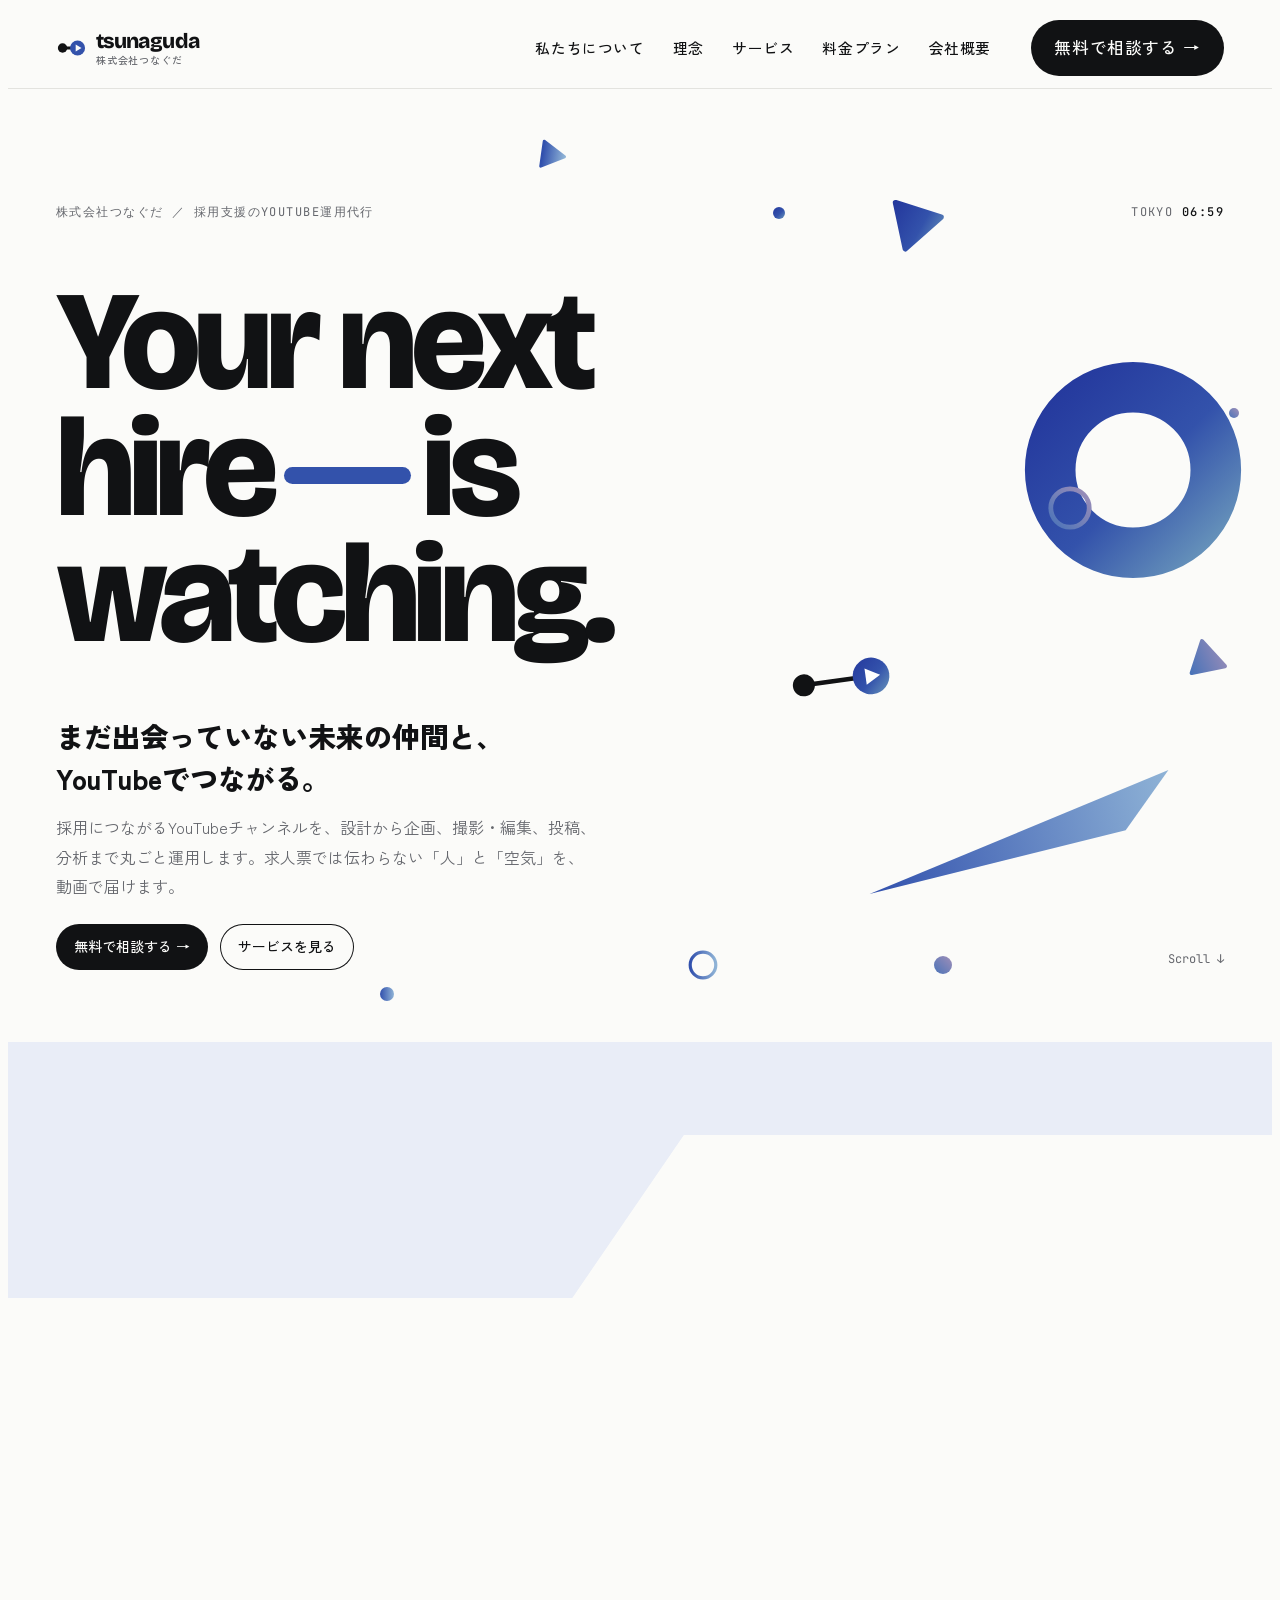
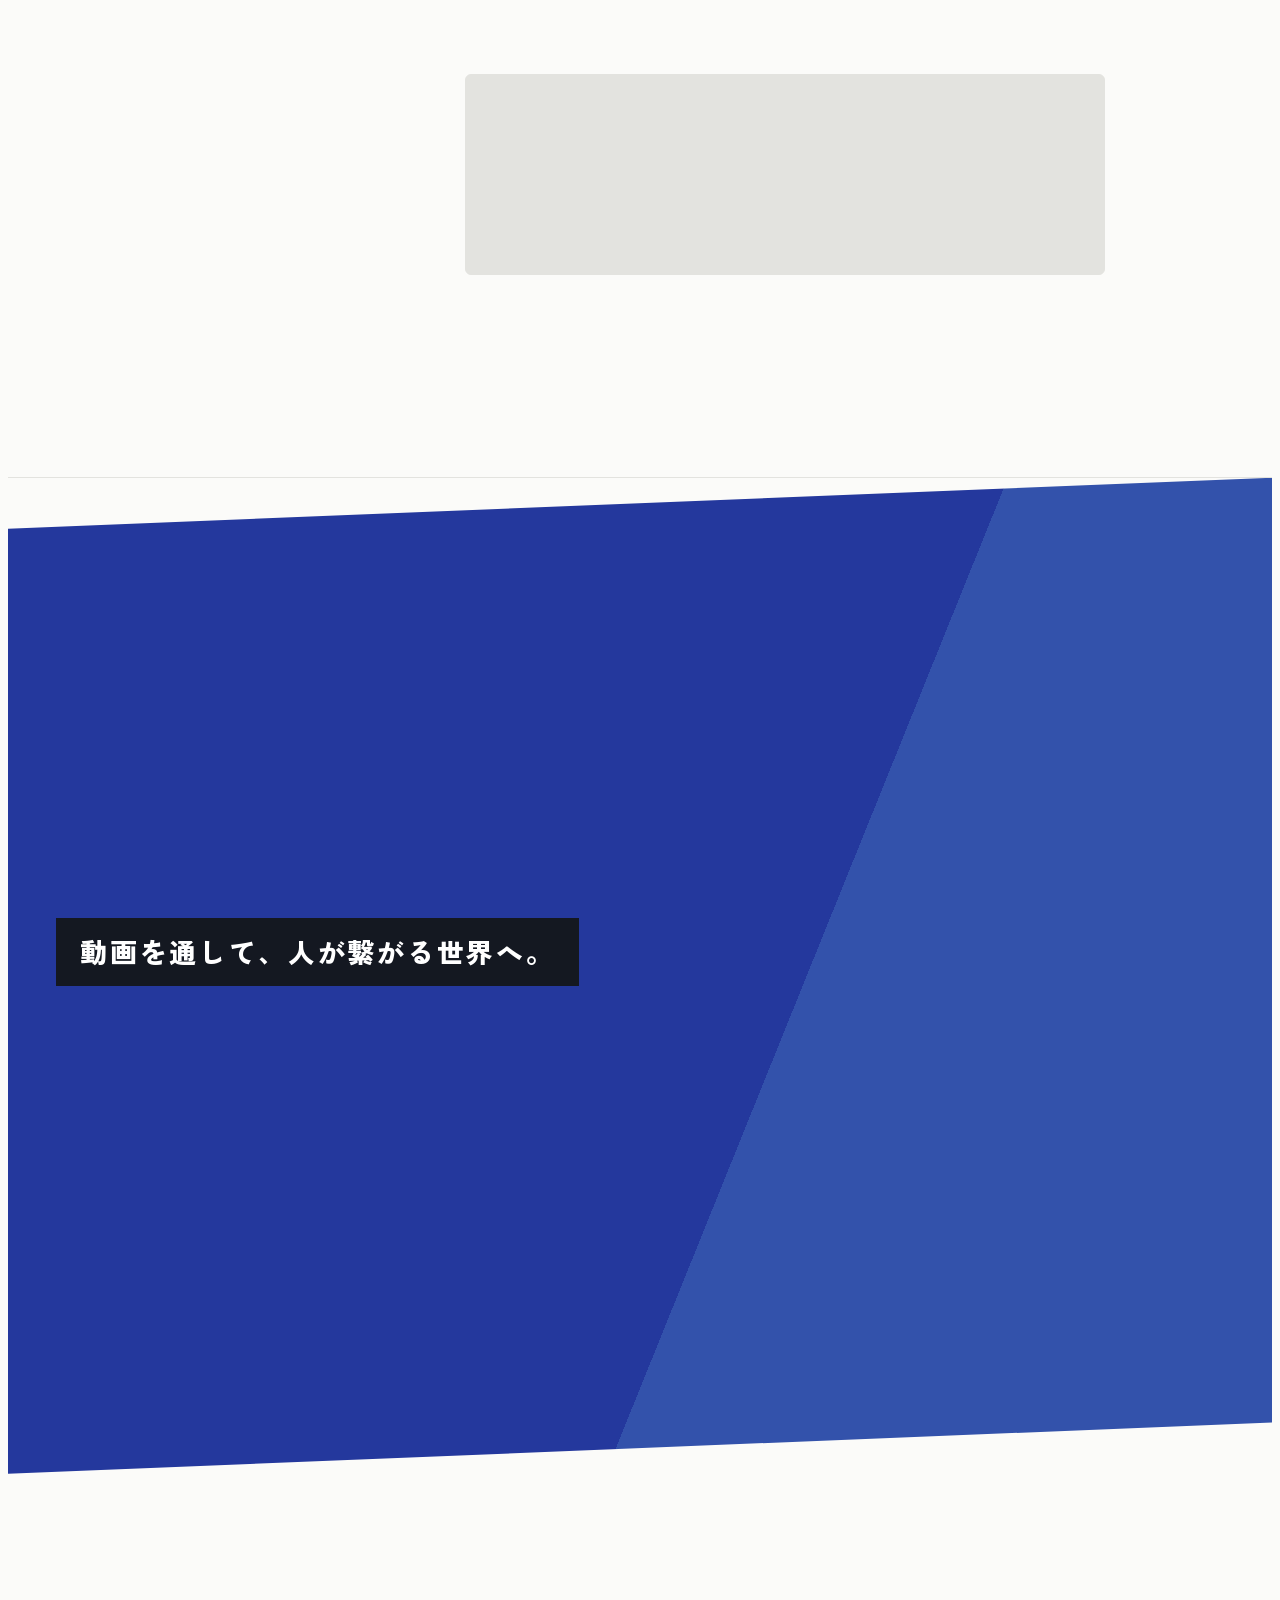
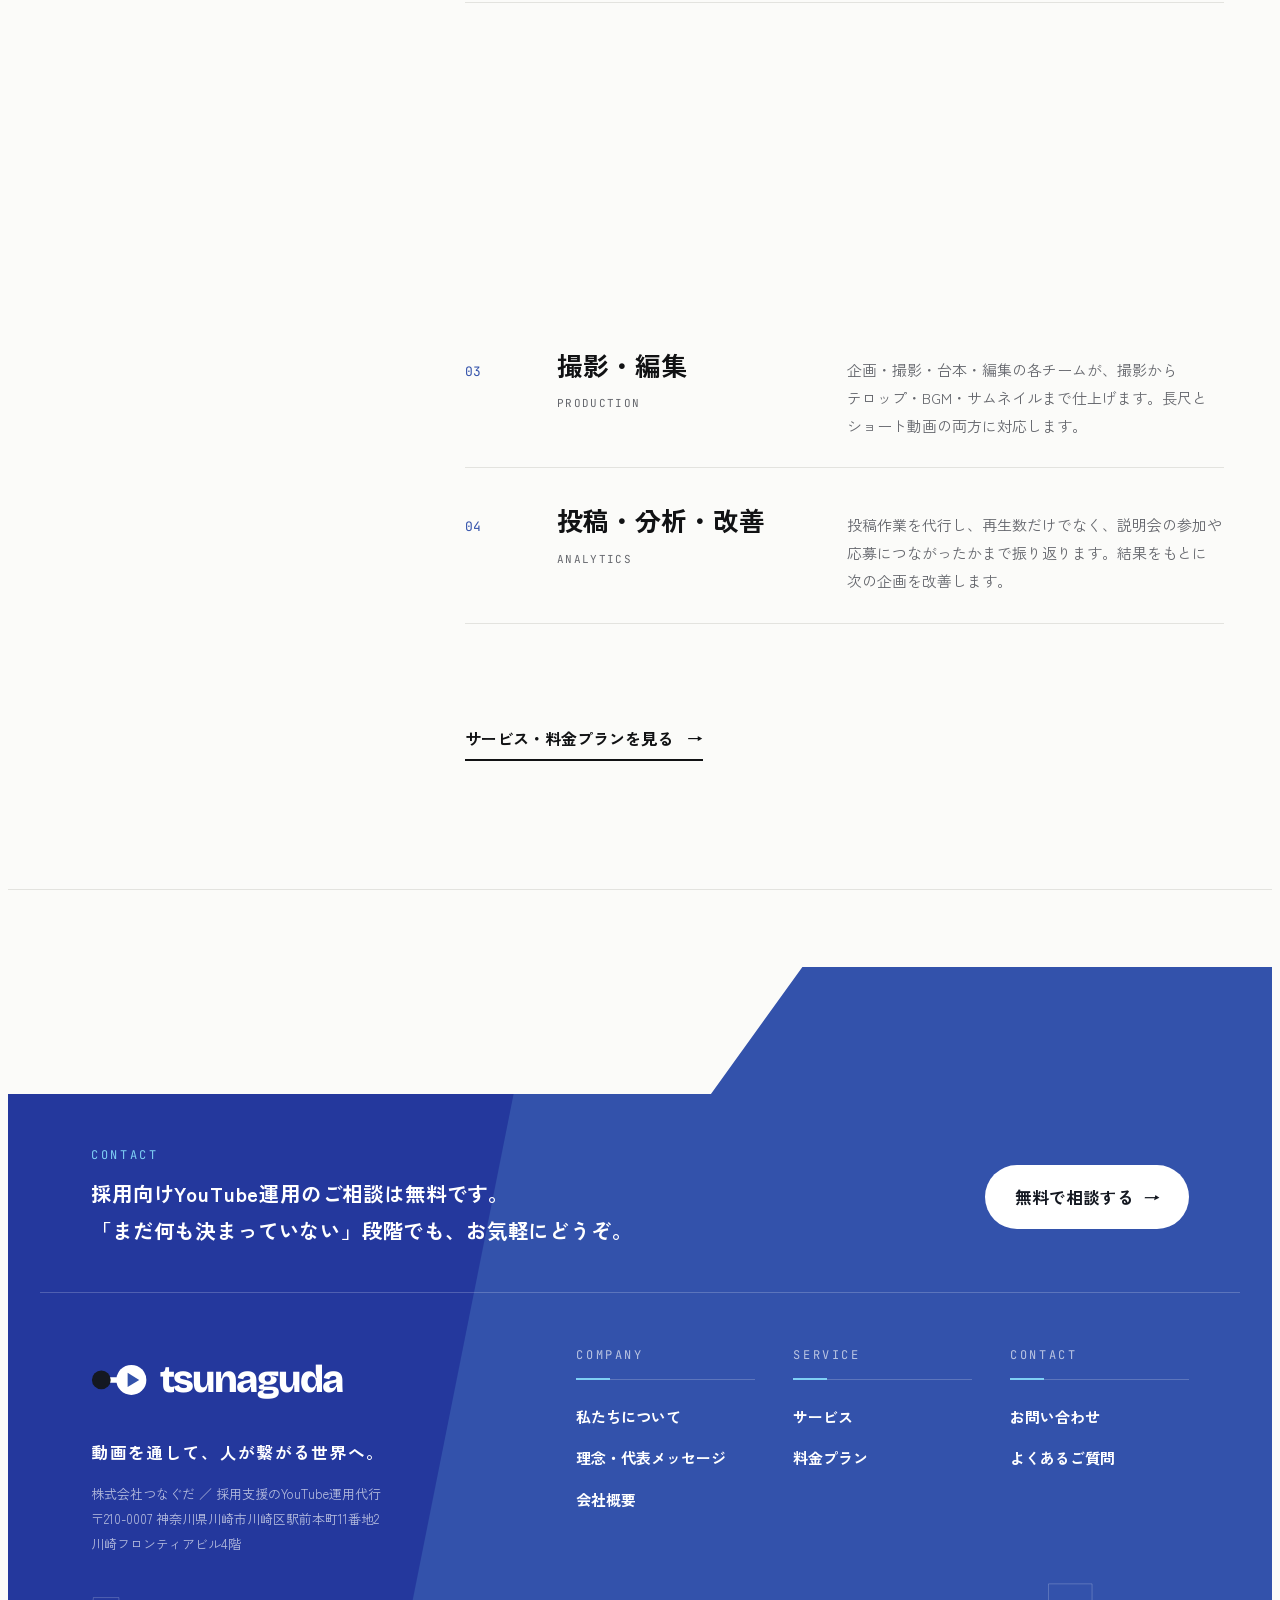
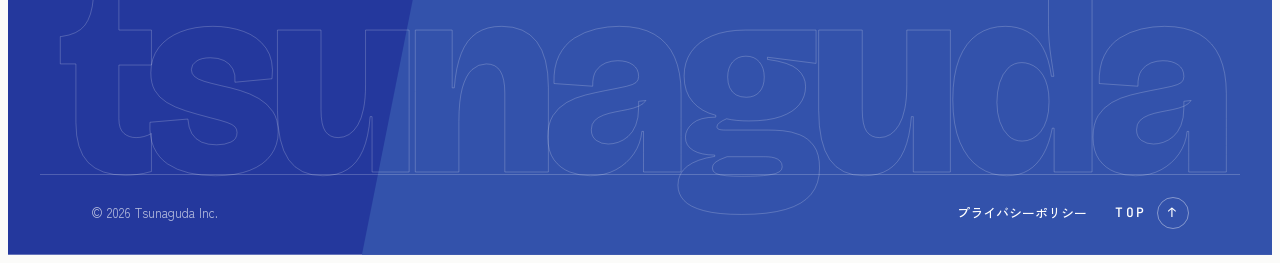
<file: index.html>
<!doctype html>
<html lang="ja">
<head>
<meta charset="utf-8">
<meta name="viewport" content="width=device-width, initial-scale=1, viewport-fit=cover">
<title>株式会社つなぐだ｜採用支援のYouTube運用代行</title>
<meta name="description" content="株式会社つなぐだ（tsunaguda）は、採用支援に特化したYouTube運用代行会社です。求人票では伝わらない社員や職場の姿を動画で届け、未来の仲間との出会いをつくります。">
<link rel="canonical" href="https://tsunaguda.com/">
<link rel="icon" href="favicon.ico" sizes="48x48">
<link rel="icon" href="assets/icon-192.png" type="image/png" sizes="192x192">
<link rel="icon" href="logo.svg" type="image/svg+xml">
<link rel="apple-touch-icon" href="assets/apple-touch-icon.png">
<meta name="apple-mobile-web-app-title" content="つなぐだ">
<meta property="og:type" content="website">
<meta property="og:site_name" content="株式会社つなぐだ">
<meta property="og:title" content="株式会社つなぐだ｜採用支援のYouTube運用代行">
<meta property="og:description" content="株式会社つなぐだ（tsunaguda）は、採用支援に特化したYouTube運用代行会社です。求人票では伝わらない社員や職場の姿を動画で届け、未来の仲間との出会いをつくります。">
<meta property="og:url" content="https://tsunaguda.com/">
<meta property="og:locale" content="ja_JP">
<meta property="og:image" content="https://tsunaguda.com/assets/og.jpg">
<meta property="og:image:width" content="1200">
<meta property="og:image:height" content="630">
<meta property="og:image:alt" content="株式会社つなぐだ 採用支援のYouTube運用代行">
<meta name="twitter:card" content="summary_large_image">
<meta name="twitter:image" content="https://tsunaguda.com/assets/og.jpg">
<script type="application/ld+json">{"@context": "https://schema.org", "@type": "Organization", "name": "株式会社つなぐだ", "alternateName": ["つなぐだ", "tsunaguda", "Tsunaguda Inc.", "ツナグダ", "株式会社ツナグダ"], "url": "https://tsunaguda.com/", "logo": "https://tsunaguda.com/assets/logo-512.png", "description": "採用支援のYouTubeチャンネル運用代行／動画の企画・制作／UGCショート動画広告の制作", "slogan": "動画を通して人と人がつながる世界の実現", "foundingDate": "2026-09-01", "founder": {"@type": "Person", "name": "水谷 柾一朗"}, "address": {"@type": "PostalAddress", "postalCode": "210-0007", "addressRegion": "神奈川県", "addressLocality": "川崎市川崎区", "streetAddress": "駅前本町11番地2 川崎フロンティアビル4階", "addressCountry": "JP"}, "legalName": "株式会社つなぐだ", "identifier": {"@type": "PropertyValue", "propertyID": "法人番号", "value": "8020001170262"}, "email": "m.mizutani@tsunaguda.com", "@id": "https://tsunaguda.com/#organization"}</script>
<script type="application/ld+json">{"@context": "https://schema.org", "@type": "WebSite", "@id": "https://tsunaguda.com/#website", "url": "https://tsunaguda.com/", "name": "株式会社つなぐだ", "alternateName": "つなぐだ", "inLanguage": "ja", "publisher": {"@id": "https://tsunaguda.com/#organization"}}</script>
<link rel="preconnect" href="https://fonts.googleapis.com">
<link rel="preconnect" href="https://fonts.gstatic.com" crossorigin>
<link rel="stylesheet" href="https://fonts.googleapis.com/css2?family=Bricolage+Grotesque:opsz,wght@12..96,400;12..96,600;12..96,800&family=Zen+Kaku+Gothic+New:wght@400;500;700;900&family=JetBrains+Mono:wght@400;500&display=swap">
<link rel="stylesheet" href="assets/style.css?v=202610290047">
<script>document.documentElement.classList.add('js');try{var t=sessionStorage.getItem('pt');if(t){sessionStorage.removeItem('pt');document.documentElement.classList.add('seen','pt-in');window.__pt=t;}}catch(e){}</script>
</head>
<body>
<svg width="0" height="0" style="position:absolute" aria-hidden="true">
  <symbol id="mark" viewBox="0 0 32 32">
    <!-- 2つの点を線でつなぎ、右の点を再生ボタンにした「つなぐ」マーク -->
    <path class="mk-l" d="M8 16 H20"/>
    <circle class="mk-a" cx="7" cy="16" r="5"/>
    <circle class="mk-b" cx="23" cy="16" r="8"/>
    <path class="mk-p" d="M21 12.2 L27.2 16 L21 19.8 Z"/>
  </symbol>
</svg>

<div class="pt" aria-hidden="true"><i class="pt-a"></i><i class="pt-b"></i></div>
<div class="intro grain" aria-hidden="true">
  <div class="intro-inner">
    <svg class="intro-mark" viewBox="0 0 32 32"><path class="im-line" d="M8 16 H20"/><circle class="im-a" cx="7" cy="16" r="5"/><circle class="im-b" cx="23" cy="16" r="8"/><path class="im-p" d="M21 12.2 L27.2 16 L21 19.8 Z"/></svg>
    <div class="intro-word"><span style="--i:0">t</span><span style="--i:1">s</span><span style="--i:2">u</span><span style="--i:3">n</span><span style="--i:4">a</span><span style="--i:5">g</span><span style="--i:6">u</span><span style="--i:7">d</span><span style="--i:8">a</span></div>
    <div class="intro-sub">YouTube for Recruiting</div>
  </div>
</div>
<header>
  <div class="wrap">
    <a class="logo" href="./" aria-label="株式会社つなぐだ ホームへ">
      <svg><use href="#mark"/></svg>
      <span class="word">tsunaguda<small>株式会社つなぐだ</small></span>
    </a>
    <button class="menu-btn" id="menu-btn" type="button" aria-expanded="false" aria-controls="gnav"><span></span><span></span><span class="sr">メニュー</span></button>
    <nav aria-label="メインメニュー" id="gnav">
      <a href="about/">私たちに<wbr>ついて</a>
      <a href="philosophy/">理念</a>
      <a href="service/">サービス</a>
      <a href="plan/">料金プラン</a>
      <a href="company/">会社概要</a>
      <a class="btn" href="contact/">無料で<wbr>相談する<wbr> →</a>
    </nav>
  </div>
</header>

<main id="top">
  <section class="hero">
    <div class="wrap">
      <div class="hero-meta">
        <h1 class="label" style="font-size:12px;font-weight:400">株式会社つなぐだ ／ 採用支援の<wbr>YouTube運用代行</h1>
        <span class="label clock">Tokyo <b id="clock">--:--</b></span>
      </div>
      <p class="display" aria-hidden="true"><span class="ln"><span>Your next</span></span><span class="ln"><span>hire<span class="thread"></span>is</span></span><span class="ln"><span>watching.</span></span></p>
      <div class="hero-foot">
        <div class="hero-copy">
          <strong>まだ<wbr>出会っていない<wbr>未来の<wbr>仲間と、<br>YouTubeで<wbr>つながる。</strong>
          <p>採用に<wbr>つながる<wbr>YouTubeチャンネルを、<wbr>設計から<wbr>企画、<wbr>撮影・編集、<wbr>投稿、<wbr>分析まで<wbr>丸ごと<wbr>運用します。<wbr>求人票では<wbr>伝わらない<wbr>「人」と<wbr>「空気」を<wbr>、<wbr>動画で<wbr>届けます。</p>
          <div class="hero-cta">
            <a class="btn" href="contact/">無料で<wbr>相談する<wbr> →</a>
            <a class="btn btn-ghost" href="service/">サービスを<wbr>見る</a>
          </div>
        </div>
        <a class="scroll" href="#home-about" style="text-decoration:none">Scroll ↓</a>
      </div>
    </div>
  </section>

  <div class="divider" aria-hidden="true"><svg viewBox="0 0 1440 300" preserveAspectRatio="xMidYMid slice"><polygon class="d-base" points="0,0 1440,0 1440,110 770,110 640,300 0,300"/><polygon class="d-st" points="300,0 560,0 380,300 120,300"/><g class="d-ln"><line x1="590" y1="0" x2="410" y2="300"/><line x1="640" y1="0" x2="460" y2="300"/><line x1="690" y1="0" x2="510" y2="300"/></g><polygon class="d-gh" points="1440,150 1440,300 1330,300"/></svg></div>
  <section class="block" id="home-about">
    <div class="wrap grid2">
      <div class="sec-head"><div class="label">About us</div><h2 class="sec-title">Why<br>YouTube<br>for hiring</h2></div>
      <div class="body">
        <p class="lead">求人票では<wbr>伝わらない、<br>会社の<wbr>「人」と<wbr>「空気」を<wbr>届ける。</p>
        <p>株式会社つなぐだは、<wbr>採用支援を<wbr>目的とした<wbr>YouTube運用を<wbr>専門に<wbr>お手伝いする<wbr>会社です。<wbr>求人票では<wbr>伝わらない<wbr>社員の<wbr>言葉や<wbr>職場の<wbr>一日を<wbr>動画で<wbr>届け、<wbr>会社と<wbr>未来の<wbr>仲間との<wbr>最初の<wbr>出会いを<wbr>つくります。</p>
        <div class="probs" aria-label="こんなお悩みはありませんか">
          <div>求人媒体に<wbr>出しても<wbr>応募が<wbr>集まらない</div>
          <div>若い<wbr>世代に<wbr>会社の<wbr>魅力が<wbr>伝わらない</div>
          <div>入社後の<wbr>ミスマッチや<wbr>早期離職が<wbr>多い</div>
          <div>社内に<wbr>撮影・編集できる<wbr>人が<wbr>いない</div>
        </div>
        <div class="more"><a class="more-link" href="about/">私たちに<wbr>ついて<i aria-hidden="true">→</i></a></div>
      </div>
    </div>
  </section>

  <section class="brand-band grain" aria-label="理念">
    <div class="wrap">
      <p class="kicker">Philosophy</p>
      <h2 lang="en">Connect people.</h2>
      <p class="tagline"><span>動画を<wbr>通して、<wbr>人が<wbr>繋がる<wbr>世界へ。</span></p>
      <p class="lines"><span>求人票では<wbr>伝わらない、<wbr>人の<wbr>温度が<wbr>ある。</span><span>動画なら、<wbr>その<wbr>温度ごと<wbr>届けられる。</span><span>私たちは<wbr>動画で、<wbr>会社と<wbr>未来の<wbr>仲間を<wbr>つなぎます。</span></p>
      <a class="more-link" href="philosophy/">理念・代表メッセージを<wbr>見る<i aria-hidden="true">→</i></a>
    </div>
    <svg class="e5-line" aria-hidden="true"><path/></svg>
    <div class="e5" aria-hidden="true"><i class="e5-play"></i><i class="e5-bar"><b></b></i></div>
  </section>

  <section class="block" id="service">
    <div class="wrap grid2">
      <div class="sec-head"><div class="label">Service</div><h2 class="sec-title">What<br>we do</h2><p class="body" style="color:var(--muted);margin:0">採用に<wbr>つながる<wbr>チャンネルを、<wbr>この<wbr>4つを<wbr>毎月くり返して<wbr>育てていきます。</p></div>
      <ol class="svc">
        <li><span class="no">01</span><h3>採用チャンネル設計<small>Strategy</small></h3><p>求める<wbr>人物像と、<wbr>その<wbr>人が<wbr>知りたい<wbr>ことを<wbr>整理します。<wbr>競合の<wbr>採用チャンネルも<wbr>調べ、<wbr>会社の<wbr>魅力が<wbr>一番<wbr>伝わる<wbr>方向性と<wbr>コンセプトを<wbr>決めます。</p></li>
        <li><span class="no">02</span><h3>企画・台本<small>Planning</small></h3><p>社員インタビュー、<wbr>1日密着、<wbr>職場紹介、<wbr>若手座談会など、<wbr>応募前に<wbr>知りたいことに<wbr>答える<wbr>企画を<wbr>立て、<wbr>出演者が<wbr>話しやすい<wbr>台本まで<wbr>用意します。</p></li>
        <li><span class="no">03</span><h3>撮影・編集<small>Production</small></h3><p>企画・撮影・台本・<wbr>編集の<wbr>各チームが、<wbr>撮影から<wbr>テロップ・BGM・サムネイルまで<wbr>仕上げます。<wbr>長尺と<wbr>ショー<wbr>ト動画の<wbr>両方に<wbr>対応します。</p></li>
        <li><span class="no">04</span><h3>投稿・分析・改善<small>Analytics</small></h3><p>投稿作業を<wbr>代行し、<wbr>再生数だけでなく、<wbr>説明会の<wbr>参加や<wbr>応募に<wbr>つながったかまで<wbr>振り返ります。<wbr>結果を<wbr>もとに<wbr>次の<wbr>企画を<wbr>改善します。</p></li>
      </ol>
      <div></div><div class="more"><a class="more-link" href="service/">サービス・料金プランを<wbr>見る<i aria-hidden="true">→</i></a></div>
    </div>
  </section>


</main>

<footer class="ft">
  <svg class="ft-edge" viewBox="0 0 1440 160" preserveAspectRatio="none" aria-hidden="true"><polygon points="0,160 800,160 905,0 1440,0 1440,160"/></svg>
  <div class="ft-body">
    <svg class="ft-bg" viewBox="0 0 100 100" preserveAspectRatio="none" aria-hidden="true"><rect width="100" height="100"/><polygon points="40,0 100,0 100,100 28,100"/><line x1="40" y1="0" x2="28" y2="100" vector-effect="non-scaling-stroke"/></svg>
    <div class="ft-cta">
      <p class="ft-cta-t"><span class="ft-h2">CONTACT</span>採用向けYouTube運用の<wbr>ご相談は<wbr>無料です。<br>「まだ<wbr>何も<wbr>決まっていない」<wbr>段階でも、<wbr>お気軽に<wbr>どうぞ。</p>
      <a class="btn ft-btn" href="contact/">無料で<wbr>相談する<wbr> <i>→</i></a>
    </div>
    <div class="ft-in">
      <div class="ft-brand">
        <a class="ft-logo" href="./" aria-label="株式会社つなぐだ ホームへ"><svg viewBox="1.5 7.5 30 17" aria-hidden="true"><path d="M8 16 H20" stroke="currentColor" stroke-width="3" stroke-linecap="round"/><circle cx="7" cy="16" r="5" fill="#141821"/><circle cx="23" cy="16" r="8" fill="#fff"/><path d="M21 12.2 L27.2 16 L21 19.8 Z" fill="#3352ab"/></svg><span>tsunaguda</span></a>
        <p class="ft-copy">動画を<wbr>通して、<wbr>人が<wbr>繋がる<wbr>世界へ。</p>
        <p class="ft-addr">株式会社つなぐだ ／ 採用支援の<wbr>YouTube運用代行<br>〒210-0007 神奈川県川崎市川崎区駅前本町11番地2<br>川崎フロンティアビル4階</p>
      </div>
      <nav class="ft-cols" aria-label="フッターメニュー">
        <div><p class="ft-h">COMPANY</p><a href="about/">私たちに<wbr>ついて</a><a href="philosophy/">理念・代表メッセージ</a><a href="company/">会社概要</a></div>
        <div><p class="ft-h">SERVICE</p><a href="service/">サービス</a><a href="plan/">料金プラン</a></div>
        <div><p class="ft-h">CONTACT</p><a href="contact/">お問い合わせ</a><a href="service/#faq">よく<wbr>ある<wbr>ご質問</a></div>
      </nav>
    </div>
    <div class="ft-mark" aria-hidden="true">tsunaguda</div>
    <div class="ft-bot"><span>© 2026 Tsunaguda Inc.</span><a href="privacy/">プライバシーポリシー</a><a class="ft-top" href="#top">TOP <i aria-hidden="true">↑</i></a></div>
  </div>
</footer>
<script src="assets/main.js?v=202610290047"></script>
</body>
</html>
</file>
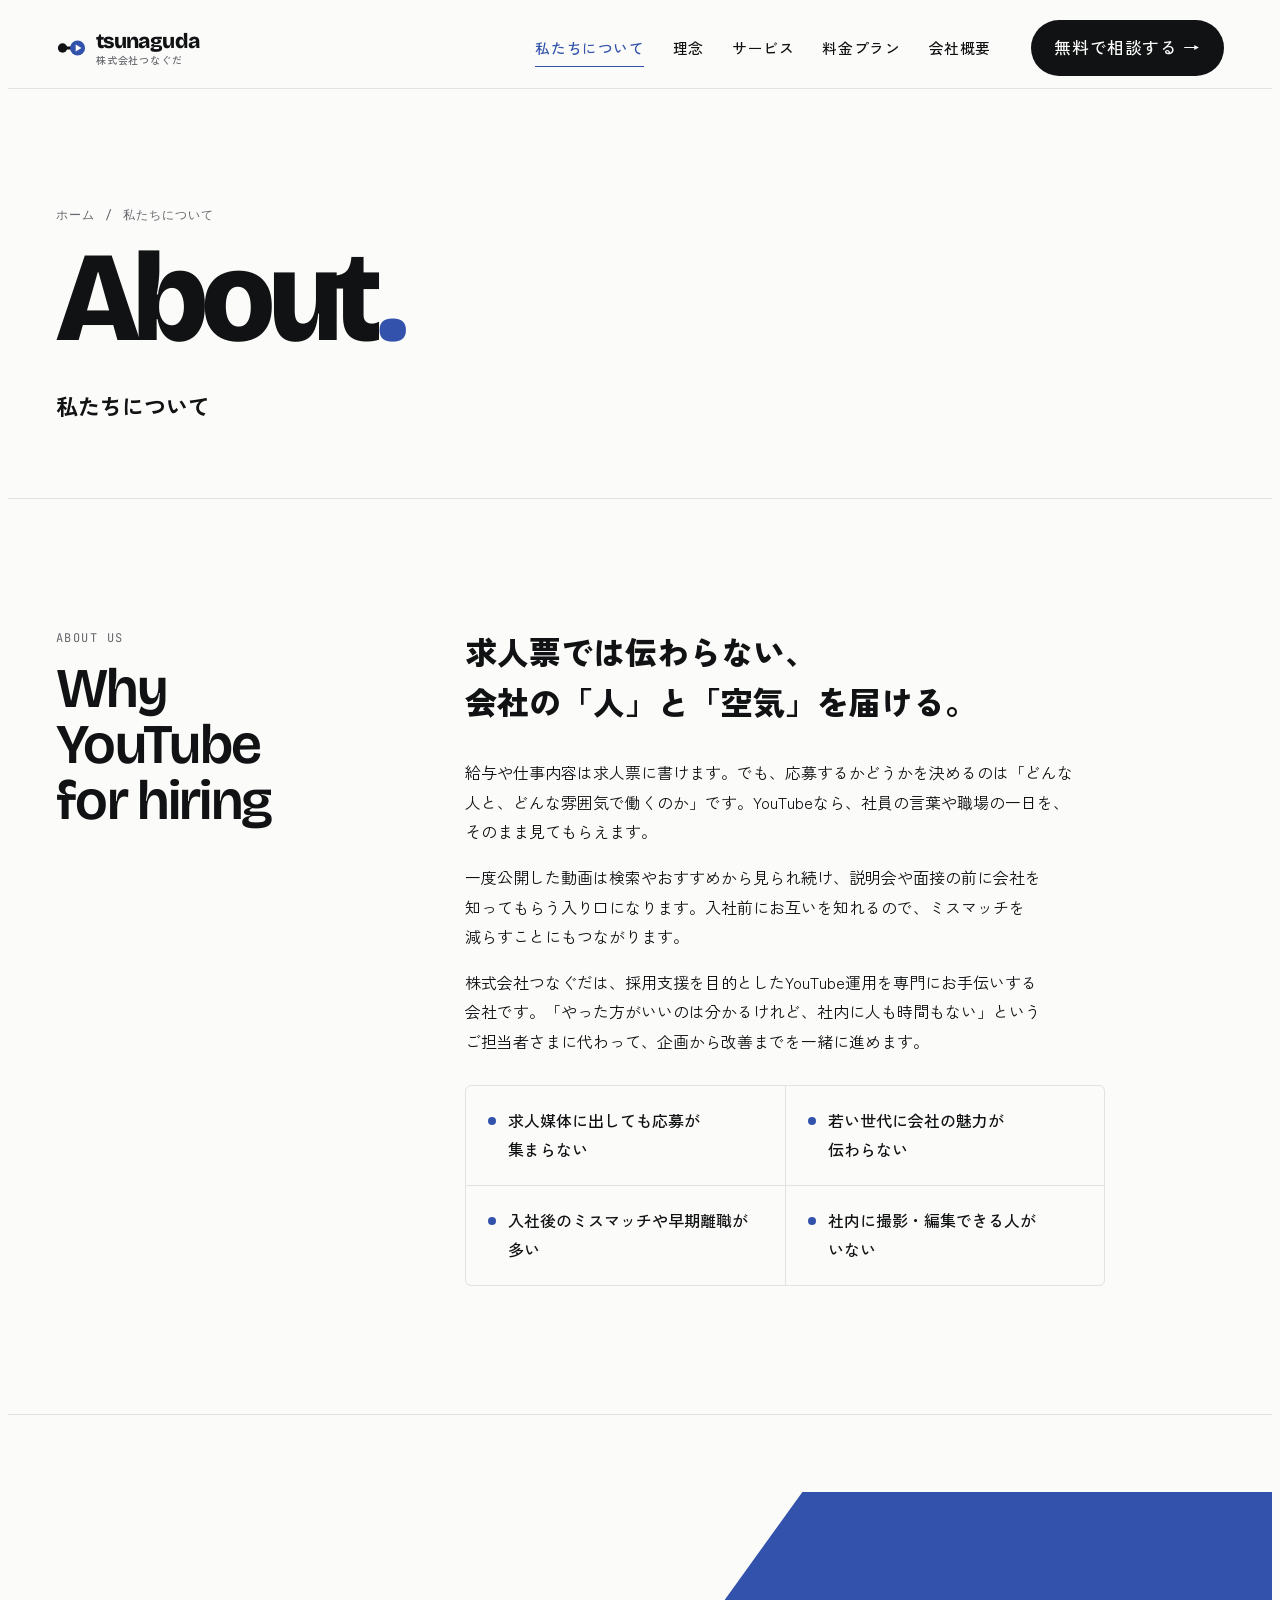
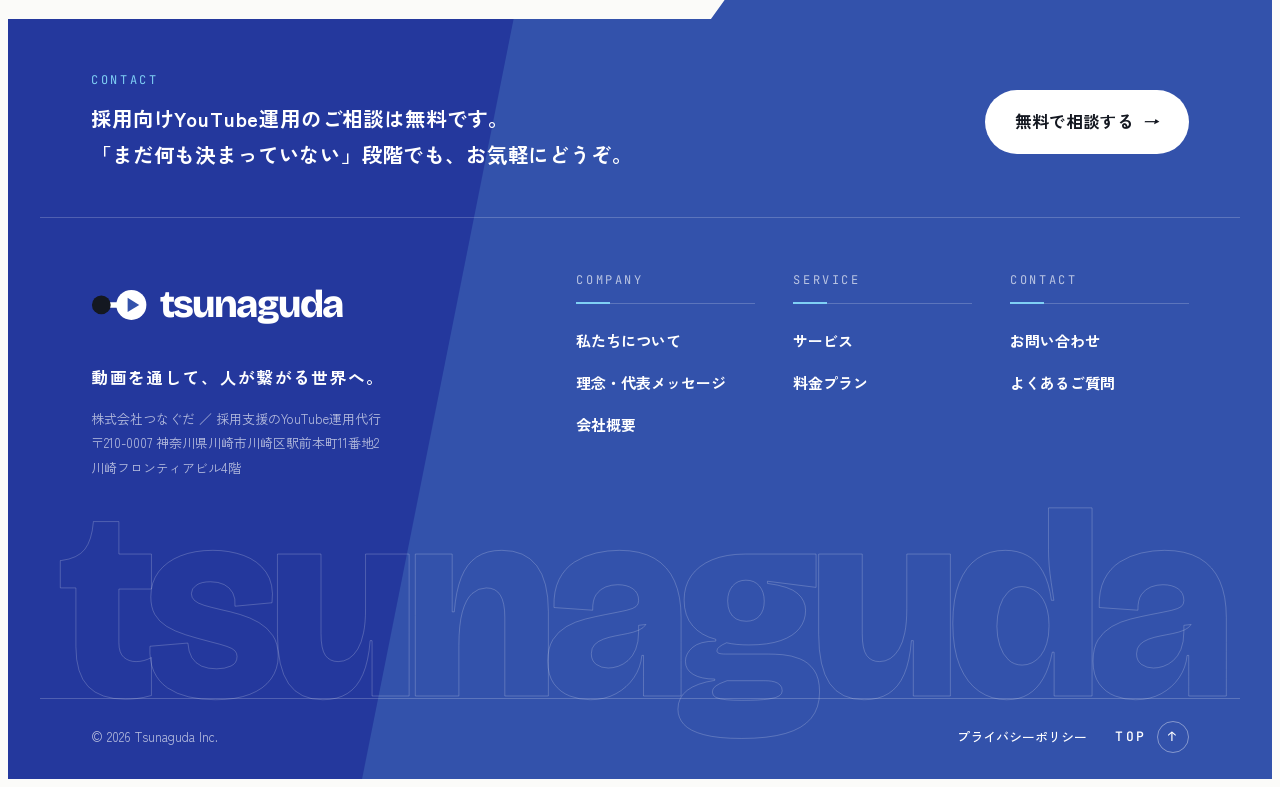
<file: about/index.html>
<!doctype html>
<html lang="ja" class="seen">
<head>
<meta charset="utf-8">
<meta name="viewport" content="width=device-width, initial-scale=1, viewport-fit=cover">
<title>私たちについて｜株式会社つなぐだ</title>
<meta name="description" content="株式会社つなぐだの理念「動画を通して人と人がつながる世界の実現」、行動指針「ニュートラルな逆張り」、代表メッセージ、採用にYouTubeを使う理由をご紹介します。">
<link rel="canonical" href="https://tsunaguda.com/about/">
<link rel="icon" href="../favicon.ico" sizes="48x48">
<link rel="icon" href="../assets/icon-192.png" type="image/png" sizes="192x192">
<link rel="icon" href="../logo.svg" type="image/svg+xml">
<link rel="apple-touch-icon" href="../assets/apple-touch-icon.png">
<meta name="apple-mobile-web-app-title" content="つなぐだ">
<meta property="og:type" content="article">
<meta property="og:site_name" content="株式会社つなぐだ">
<meta property="og:title" content="私たちについて｜株式会社つなぐだ">
<meta property="og:description" content="株式会社つなぐだの理念「動画を通して人と人がつながる世界の実現」、行動指針「ニュートラルな逆張り」、代表メッセージ、採用にYouTubeを使う理由をご紹介します。">
<meta property="og:url" content="https://tsunaguda.com/about/">
<meta property="og:locale" content="ja_JP">
<meta property="og:image" content="https://tsunaguda.com/assets/og.jpg">
<meta property="og:image:width" content="1200">
<meta property="og:image:height" content="630">
<meta property="og:image:alt" content="株式会社つなぐだ 採用支援のYouTube運用代行">
<meta name="twitter:card" content="summary_large_image">
<meta name="twitter:image" content="https://tsunaguda.com/assets/og.jpg">
<script type="application/ld+json">{"@context": "https://schema.org", "@type": "BreadcrumbList", "itemListElement": [{"@type": "ListItem", "position": 1, "name": "株式会社つなぐだ", "item": "https://tsunaguda.com/"}, {"@type": "ListItem", "position": 2, "name": "私たちについて", "item": "https://tsunaguda.com/about/"}]}</script>
<link rel="preconnect" href="https://fonts.googleapis.com">
<link rel="preconnect" href="https://fonts.gstatic.com" crossorigin>
<link rel="stylesheet" href="https://fonts.googleapis.com/css2?family=Bricolage+Grotesque:opsz,wght@12..96,400;12..96,600;12..96,800&family=Zen+Kaku+Gothic+New:wght@400;500;700;900&family=JetBrains+Mono:wght@400;500&display=swap">
<link rel="stylesheet" href="../assets/style.css?v=202610290047">
<script>document.documentElement.classList.add('js');try{var t=sessionStorage.getItem('pt');if(t){sessionStorage.removeItem('pt');document.documentElement.classList.add('seen','pt-in');window.__pt=t;}}catch(e){}</script>
</head>
<body class="sub">
<svg width="0" height="0" style="position:absolute" aria-hidden="true">
  <symbol id="mark" viewBox="0 0 32 32">
    <!-- 2つの点を線でつなぎ、右の点を再生ボタンにした「つなぐ」マーク -->
    <path class="mk-l" d="M8 16 H20"/>
    <circle class="mk-a" cx="7" cy="16" r="5"/>
    <circle class="mk-b" cx="23" cy="16" r="8"/>
    <path class="mk-p" d="M21 12.2 L27.2 16 L21 19.8 Z"/>
  </symbol>
</svg>

<div class="pt" aria-hidden="true"><i class="pt-a"></i><i class="pt-b"></i></div>
<header>
  <div class="wrap">
    <a class="logo" href="../" aria-label="株式会社つなぐだ ホームへ">
      <svg><use href="#mark"/></svg>
      <span class="word">tsunaguda<small>株式会社つなぐだ</small></span>
    </a>
    <button class="menu-btn" id="menu-btn" type="button" aria-expanded="false" aria-controls="gnav"><span></span><span></span><span class="sr">メニュー</span></button>
    <nav aria-label="メインメニュー" id="gnav">
      <a href="../about/" aria-current="page">私たちに<wbr>ついて</a>
      <a href="../philosophy/">理念</a>
      <a href="../service/">サービス</a>
      <a href="../plan/">料金プラン</a>
      <a href="../company/">会社概要</a>
      <a class="btn" href="../contact/">無料で<wbr>相談する<wbr> →</a>
    </nav>
  </div>
</header>

<main id="top">
  <section class="page-head">
    <div class="wrap">
      <nav class="crumb" aria-label="現在地"><a href="../">ホーム</a><span>/</span>私たちに<wbr>ついて</nav>
      <p class="display" aria-hidden="true"><span class="ln"><span>About<em>.</em></span></span></p>
      <h1>私たちに<wbr>ついて</h1>
    </div>
  </section>

  <section class="block" id="about">
    <div class="wrap grid2">
      <div class="sec-head"><div class="label">About us</div><h2 class="sec-title">Why<br>YouTube<br>for hiring</h2></div>
      <div class="body">
        <p class="lead">求人票では<wbr>伝わらない、<br>会社の<wbr>「人」と<wbr>「空気」を<wbr>届ける。</p>
        <p>給与や<wbr>仕事内容は<wbr>求人票に<wbr>書けます。<wbr>でも、<wbr>応募するかどうかを<wbr>決めるのは<wbr>「どんな<wbr>人と、<wbr>どんな<wbr>雰囲気で<wbr>働くのか」です。<wbr>YouTubeなら、<wbr>社員の<wbr>言葉や<wbr>職場の<wbr>一日を、<wbr>そのまま<wbr>見て<wbr>もらえます。</p>
        <p>一度<wbr>公開した<wbr>動画は<wbr>検索や<wbr>おすすめから<wbr>見られ続け、<wbr>説明会や<wbr>面接の<wbr>前に<wbr>会社を<wbr>知って<wbr>もらう<wbr>入り口に<wbr>なります。<wbr>入社前に<wbr>お互いを<wbr>知れるので、<wbr>ミスマッチを<wbr>減らすことにも<wbr>つながります。</p>
        <p>株式会社つなぐだは、<wbr>採用支援を<wbr>目的とした<wbr>YouTube運用を<wbr>専門に<wbr>お手伝いする<wbr>会社です。<wbr>「やった<wbr>方が<wbr>いいのは<wbr>分かるけれど、<wbr>社内に<wbr>人も<wbr>時間も<wbr>ない」と<wbr>いう<wbr>ご担当者さまに<wbr>代わって、<wbr>企画から<wbr>改善までを<wbr>一緒に<wbr>進めます。</p>
        <div class="probs" aria-label="こんなお悩みはありませんか">
          <div>求人媒体に<wbr>出しても<wbr>応募が<wbr>集まらない</div>
          <div>若い<wbr>世代に<wbr>会社の<wbr>魅力が<wbr>伝わらない</div>
          <div>入社後の<wbr>ミスマッチや<wbr>早期離職が<wbr>多い</div>
          <div>社内に<wbr>撮影・編集できる<wbr>人が<wbr>いない</div>
        </div>
      </div>
    </div>
  </section>


</main>

<footer class="ft">
  <svg class="ft-edge" viewBox="0 0 1440 160" preserveAspectRatio="none" aria-hidden="true"><polygon points="0,160 800,160 905,0 1440,0 1440,160"/></svg>
  <div class="ft-body">
    <svg class="ft-bg" viewBox="0 0 100 100" preserveAspectRatio="none" aria-hidden="true"><rect width="100" height="100"/><polygon points="40,0 100,0 100,100 28,100"/><line x1="40" y1="0" x2="28" y2="100" vector-effect="non-scaling-stroke"/></svg>
    <div class="ft-cta">
      <p class="ft-cta-t"><span class="ft-h2">CONTACT</span>採用向けYouTube運用の<wbr>ご相談は<wbr>無料です。<br>「まだ<wbr>何も<wbr>決まっていない」<wbr>段階でも、<wbr>お気軽に<wbr>どうぞ。</p>
      <a class="btn ft-btn" href="../contact/">無料で<wbr>相談する<wbr> <i>→</i></a>
    </div>
    <div class="ft-in">
      <div class="ft-brand">
        <a class="ft-logo" href="../" aria-label="株式会社つなぐだ ホームへ"><svg viewBox="1.5 7.5 30 17" aria-hidden="true"><path d="M8 16 H20" stroke="currentColor" stroke-width="3" stroke-linecap="round"/><circle cx="7" cy="16" r="5" fill="#141821"/><circle cx="23" cy="16" r="8" fill="#fff"/><path d="M21 12.2 L27.2 16 L21 19.8 Z" fill="#3352ab"/></svg><span>tsunaguda</span></a>
        <p class="ft-copy">動画を<wbr>通して、<wbr>人が<wbr>繋がる<wbr>世界へ。</p>
        <p class="ft-addr">株式会社つなぐだ ／ 採用支援の<wbr>YouTube運用代行<br>〒210-0007 神奈川県川崎市川崎区駅前本町11番地2<br>川崎フロンティアビル4階</p>
      </div>
      <nav class="ft-cols" aria-label="フッターメニュー">
        <div><p class="ft-h">COMPANY</p><a href="../about/">私たちに<wbr>ついて</a><a href="../philosophy/">理念・代表メッセージ</a><a href="../company/">会社概要</a></div>
        <div><p class="ft-h">SERVICE</p><a href="../service/">サービス</a><a href="../plan/">料金プラン</a></div>
        <div><p class="ft-h">CONTACT</p><a href="../contact/">お問い合わせ</a><a href="../service/#faq">よく<wbr>ある<wbr>ご質問</a></div>
      </nav>
    </div>
    <div class="ft-mark" aria-hidden="true">tsunaguda</div>
    <div class="ft-bot"><span>© 2026 Tsunaguda Inc.</span><a href="../privacy/">プライバシーポリシー</a><a class="ft-top" href="#top">TOP <i aria-hidden="true">↑</i></a></div>
  </div>
</footer>
<script src="../assets/main.js?v=202610290047"></script>
</body>
</html>
</file>
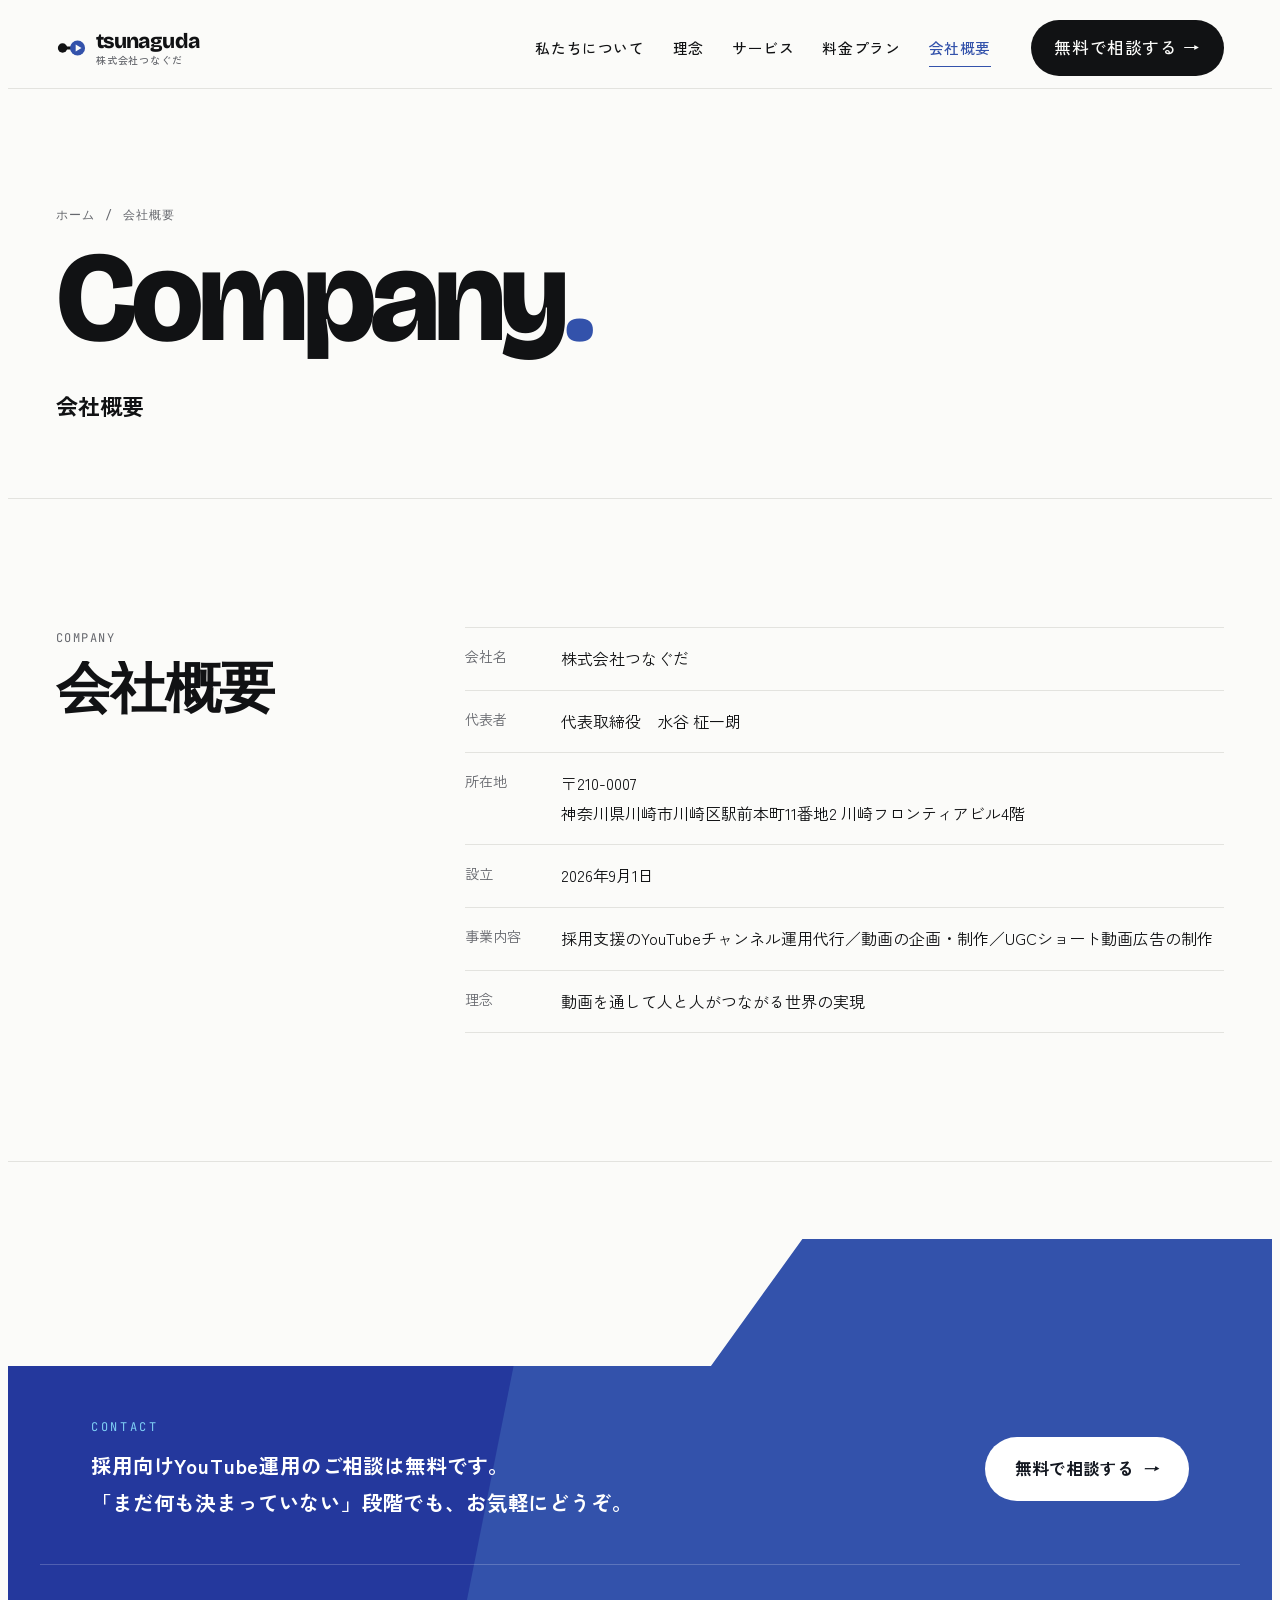
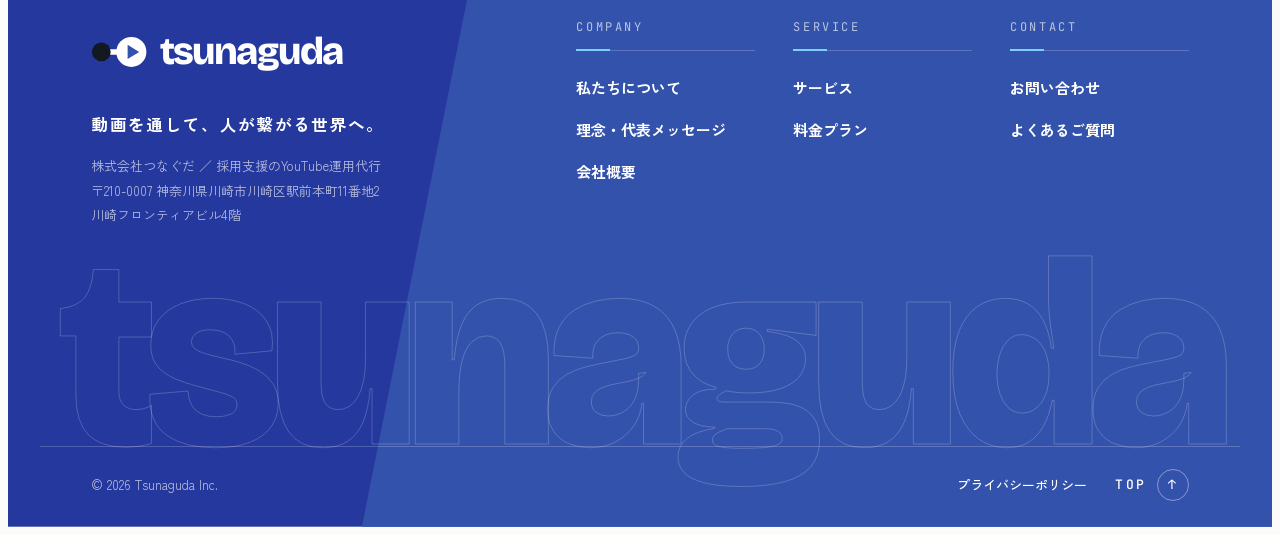
<file: company/index.html>
<!doctype html>
<html lang="ja" class="seen">
<head>
<meta charset="utf-8">
<meta name="viewport" content="width=device-width, initial-scale=1, viewport-fit=cover">
<title>会社概要｜株式会社つなぐだ</title>
<meta name="description" content="株式会社つなぐだの会社概要。代表取締役 水谷 柾一朗。神奈川県川崎市川崎区駅前本町11番地2 川崎フロンティアビル4階。2026年9月1日設立。">
<link rel="canonical" href="https://tsunaguda.com/company/">
<link rel="icon" href="../favicon.ico" sizes="48x48">
<link rel="icon" href="../assets/icon-192.png" type="image/png" sizes="192x192">
<link rel="icon" href="../logo.svg" type="image/svg+xml">
<link rel="apple-touch-icon" href="../assets/apple-touch-icon.png">
<meta name="apple-mobile-web-app-title" content="つなぐだ">
<meta property="og:type" content="article">
<meta property="og:site_name" content="株式会社つなぐだ">
<meta property="og:title" content="会社概要｜株式会社つなぐだ">
<meta property="og:description" content="株式会社つなぐだの会社概要。代表取締役 水谷 柾一朗。神奈川県川崎市川崎区駅前本町11番地2 川崎フロンティアビル4階。2026年9月1日設立。">
<meta property="og:url" content="https://tsunaguda.com/company/">
<meta property="og:locale" content="ja_JP">
<meta property="og:image" content="https://tsunaguda.com/assets/og.jpg">
<meta property="og:image:width" content="1200">
<meta property="og:image:height" content="630">
<meta property="og:image:alt" content="株式会社つなぐだ 採用支援のYouTube運用代行">
<meta name="twitter:card" content="summary_large_image">
<meta name="twitter:image" content="https://tsunaguda.com/assets/og.jpg">
<script type="application/ld+json">{"@context": "https://schema.org", "@type": "BreadcrumbList", "itemListElement": [{"@type": "ListItem", "position": 1, "name": "株式会社つなぐだ", "item": "https://tsunaguda.com/"}, {"@type": "ListItem", "position": 2, "name": "会社概要", "item": "https://tsunaguda.com/company/"}]}</script>
<link rel="preconnect" href="https://fonts.googleapis.com">
<link rel="preconnect" href="https://fonts.gstatic.com" crossorigin>
<link rel="stylesheet" href="https://fonts.googleapis.com/css2?family=Bricolage+Grotesque:opsz,wght@12..96,400;12..96,600;12..96,800&family=Zen+Kaku+Gothic+New:wght@400;500;700;900&family=JetBrains+Mono:wght@400;500&display=swap">
<link rel="stylesheet" href="../assets/style.css?v=202610290047">
<script>document.documentElement.classList.add('js');try{var t=sessionStorage.getItem('pt');if(t){sessionStorage.removeItem('pt');document.documentElement.classList.add('seen','pt-in');window.__pt=t;}}catch(e){}</script>
</head>
<body class="sub">
<svg width="0" height="0" style="position:absolute" aria-hidden="true">
  <symbol id="mark" viewBox="0 0 32 32">
    <!-- 2つの点を線でつなぎ、右の点を再生ボタンにした「つなぐ」マーク -->
    <path class="mk-l" d="M8 16 H20"/>
    <circle class="mk-a" cx="7" cy="16" r="5"/>
    <circle class="mk-b" cx="23" cy="16" r="8"/>
    <path class="mk-p" d="M21 12.2 L27.2 16 L21 19.8 Z"/>
  </symbol>
</svg>

<div class="pt" aria-hidden="true"><i class="pt-a"></i><i class="pt-b"></i></div>
<header>
  <div class="wrap">
    <a class="logo" href="../" aria-label="株式会社つなぐだ ホームへ">
      <svg><use href="#mark"/></svg>
      <span class="word">tsunaguda<small>株式会社つなぐだ</small></span>
    </a>
    <button class="menu-btn" id="menu-btn" type="button" aria-expanded="false" aria-controls="gnav"><span></span><span></span><span class="sr">メニュー</span></button>
    <nav aria-label="メインメニュー" id="gnav">
      <a href="../about/">私たちに<wbr>ついて</a>
      <a href="../philosophy/">理念</a>
      <a href="../service/">サービス</a>
      <a href="../plan/">料金プラン</a>
      <a href="../company/" aria-current="page">会社概要</a>
      <a class="btn" href="../contact/">無料で<wbr>相談する<wbr> →</a>
    </nav>
  </div>
</header>

<main id="top">
  <section class="page-head">
    <div class="wrap">
      <nav class="crumb" aria-label="現在地"><a href="../">ホーム</a><span>/</span>会社概要</nav>
      <p class="display" aria-hidden="true"><span class="ln"><span>Company<em>.</em></span></span></p>
      <h1>会社概要</h1>
    </div>
  </section>

  <section class="block" id="company">
    <div class="wrap grid2">
      <div class="sec-head"><div class="label">Company</div><h2 class="sec-title">会社概要</h2></div>
      <dl class="company">
        <dt>会社名</dt><dd>株式会社つなぐだ</dd>
        <dt>代表者</dt><dd>代表取締役　水谷 柾一朗</dd>
        <dt>所在地</dt><dd>〒210-0007<br>神奈川県川崎市川崎区駅前本町11番地2 川崎フロンティアビル4階</dd>
        <dt>設立</dt><dd>2026年9月1日</dd>
        <dt>事業内容</dt><dd>採用支援の<wbr>YouTubeチャンネル運用代行<wbr>／動画の<wbr>企画・<wbr>制作／UGCショー<wbr>ト動画広告の<wbr>制作</dd>
        <dt>理念</dt><dd>動画を<wbr>通して<wbr>人と<wbr>人が<wbr>つながる<wbr>世界の<wbr>実現</dd>
      </dl>
    </div>
  </section>


</main>

<footer class="ft">
  <svg class="ft-edge" viewBox="0 0 1440 160" preserveAspectRatio="none" aria-hidden="true"><polygon points="0,160 800,160 905,0 1440,0 1440,160"/></svg>
  <div class="ft-body">
    <svg class="ft-bg" viewBox="0 0 100 100" preserveAspectRatio="none" aria-hidden="true"><rect width="100" height="100"/><polygon points="40,0 100,0 100,100 28,100"/><line x1="40" y1="0" x2="28" y2="100" vector-effect="non-scaling-stroke"/></svg>
    <div class="ft-cta">
      <p class="ft-cta-t"><span class="ft-h2">CONTACT</span>採用向けYouTube運用の<wbr>ご相談は<wbr>無料です。<br>「まだ<wbr>何も<wbr>決まっていない」<wbr>段階でも、<wbr>お気軽に<wbr>どうぞ。</p>
      <a class="btn ft-btn" href="../contact/">無料で<wbr>相談する<wbr> <i>→</i></a>
    </div>
    <div class="ft-in">
      <div class="ft-brand">
        <a class="ft-logo" href="../" aria-label="株式会社つなぐだ ホームへ"><svg viewBox="1.5 7.5 30 17" aria-hidden="true"><path d="M8 16 H20" stroke="currentColor" stroke-width="3" stroke-linecap="round"/><circle cx="7" cy="16" r="5" fill="#141821"/><circle cx="23" cy="16" r="8" fill="#fff"/><path d="M21 12.2 L27.2 16 L21 19.8 Z" fill="#3352ab"/></svg><span>tsunaguda</span></a>
        <p class="ft-copy">動画を<wbr>通して、<wbr>人が<wbr>繋がる<wbr>世界へ。</p>
        <p class="ft-addr">株式会社つなぐだ ／ 採用支援の<wbr>YouTube運用代行<br>〒210-0007 神奈川県川崎市川崎区駅前本町11番地2<br>川崎フロンティアビル4階</p>
      </div>
      <nav class="ft-cols" aria-label="フッターメニュー">
        <div><p class="ft-h">COMPANY</p><a href="../about/">私たちに<wbr>ついて</a><a href="../philosophy/">理念・代表メッセージ</a><a href="../company/">会社概要</a></div>
        <div><p class="ft-h">SERVICE</p><a href="../service/">サービス</a><a href="../plan/">料金プラン</a></div>
        <div><p class="ft-h">CONTACT</p><a href="../contact/">お問い合わせ</a><a href="../service/#faq">よく<wbr>ある<wbr>ご質問</a></div>
      </nav>
    </div>
    <div class="ft-mark" aria-hidden="true">tsunaguda</div>
    <div class="ft-bot"><span>© 2026 Tsunaguda Inc.</span><a href="../privacy/">プライバシーポリシー</a><a class="ft-top" href="#top">TOP <i aria-hidden="true">↑</i></a></div>
  </div>
</footer>
<script src="../assets/main.js?v=202610290047"></script>
</body>
</html>
</file>
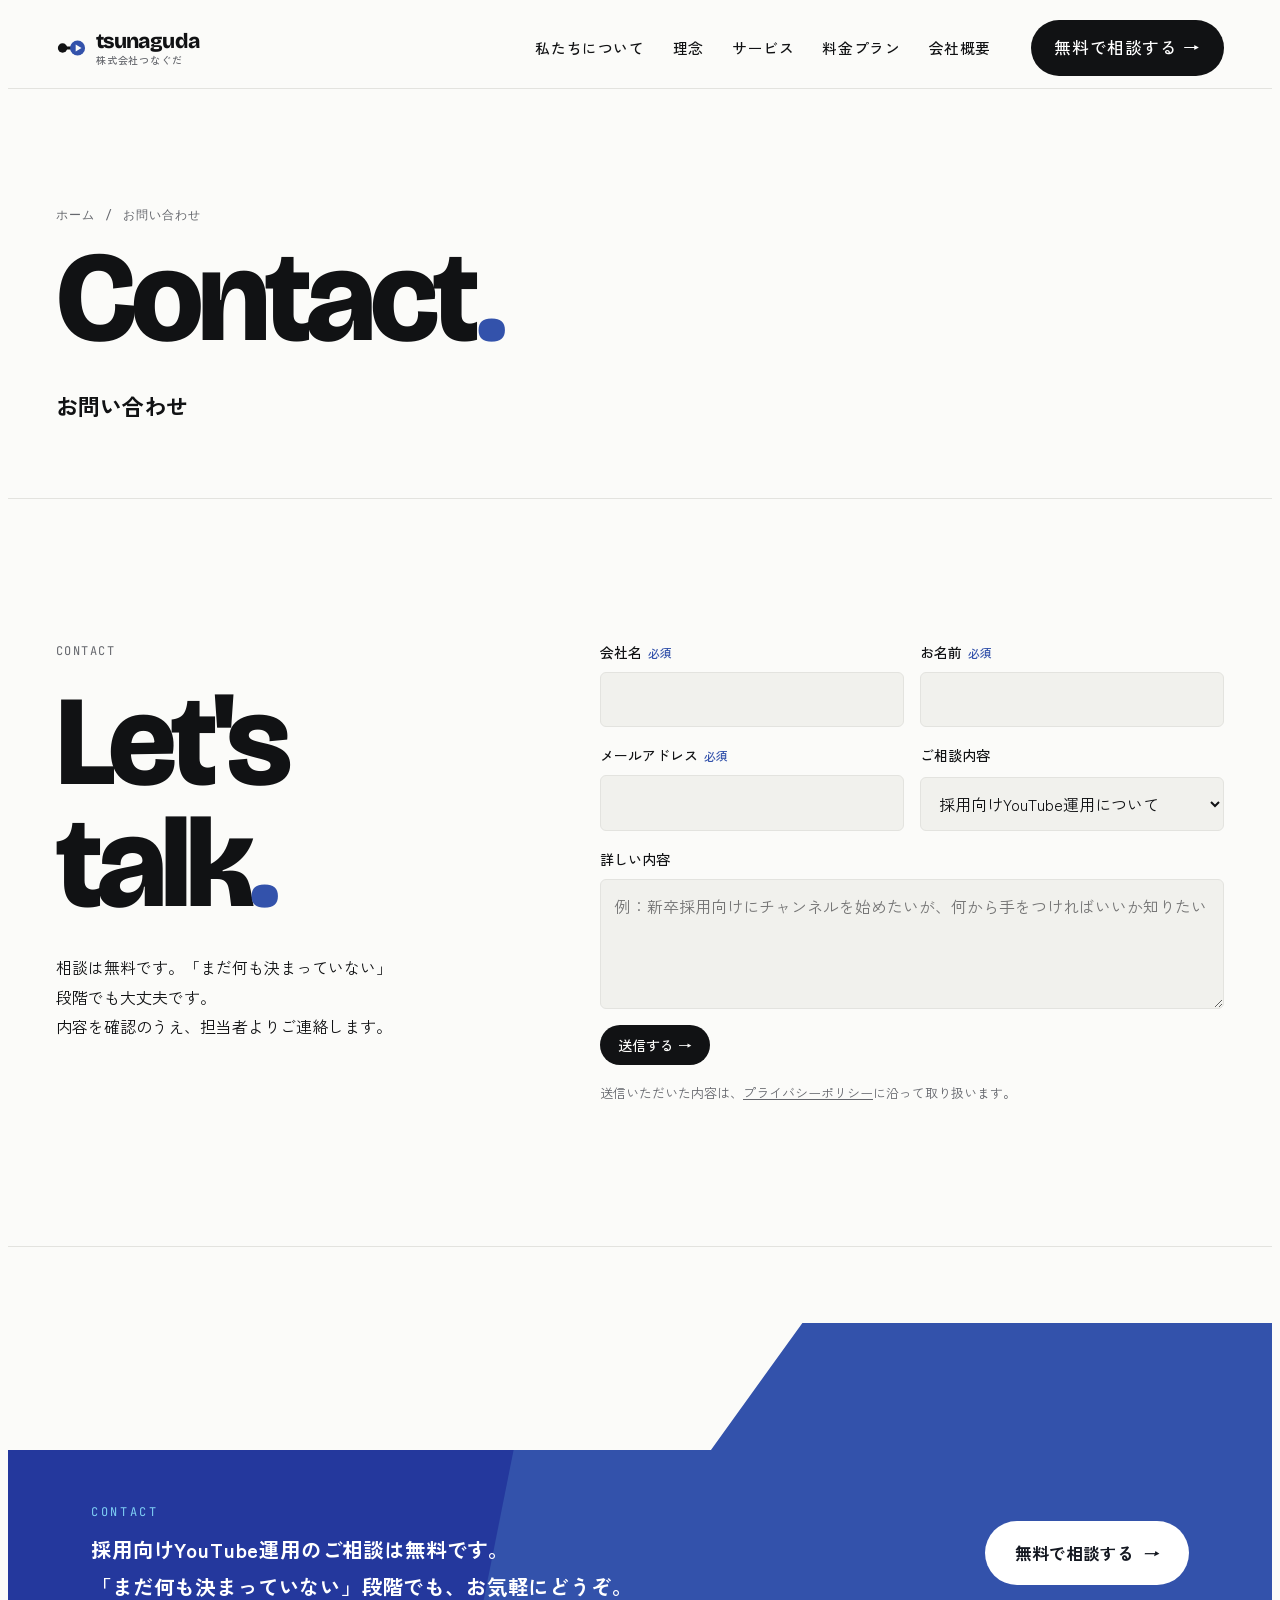
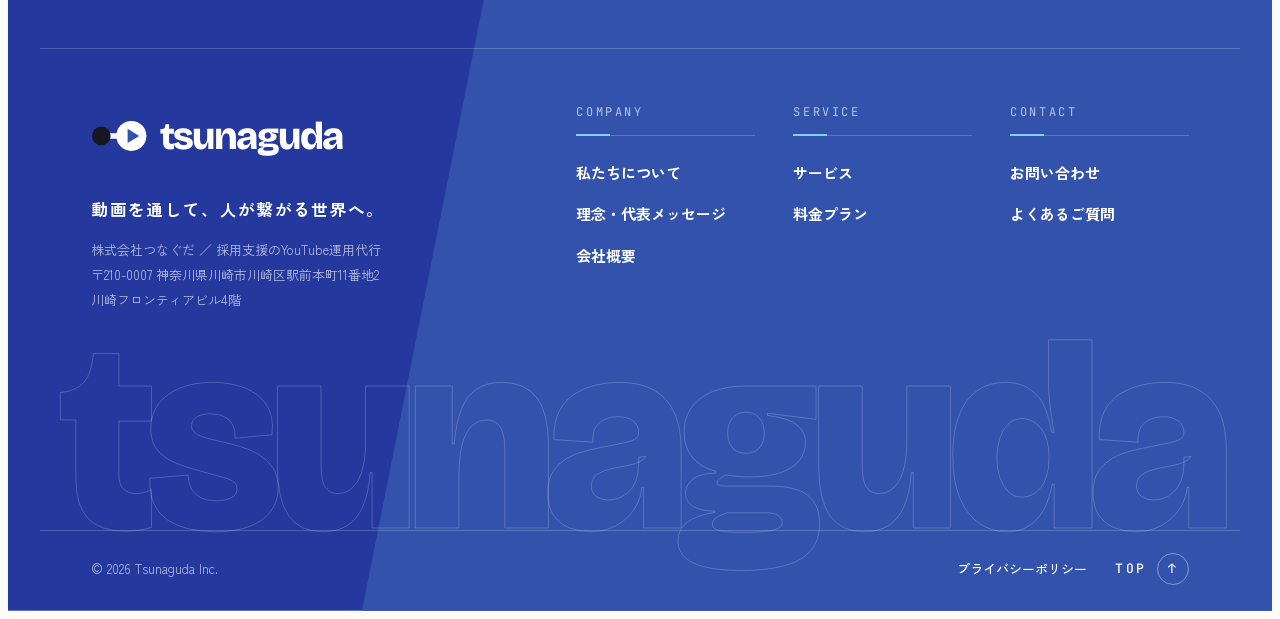
<file: contact/index.html>
<!doctype html>
<html lang="ja" class="seen">
<head>
<meta charset="utf-8">
<meta name="viewport" content="width=device-width, initial-scale=1, viewport-fit=cover">
<title>お問い合わせ｜株式会社つなぐだ</title>
<meta name="description" content="採用向けYouTube運用、動画制作のご相談はこちらから。相談は無料です。">
<link rel="canonical" href="https://tsunaguda.com/contact/">
<link rel="icon" href="../favicon.ico" sizes="48x48">
<link rel="icon" href="../assets/icon-192.png" type="image/png" sizes="192x192">
<link rel="icon" href="../logo.svg" type="image/svg+xml">
<link rel="apple-touch-icon" href="../assets/apple-touch-icon.png">
<meta name="apple-mobile-web-app-title" content="つなぐだ">
<meta property="og:type" content="article">
<meta property="og:site_name" content="株式会社つなぐだ">
<meta property="og:title" content="お問い合わせ｜株式会社つなぐだ">
<meta property="og:description" content="採用向けYouTube運用、動画制作のご相談はこちらから。相談は無料です。">
<meta property="og:url" content="https://tsunaguda.com/contact/">
<meta property="og:locale" content="ja_JP">
<meta property="og:image" content="https://tsunaguda.com/assets/og.jpg">
<meta property="og:image:width" content="1200">
<meta property="og:image:height" content="630">
<meta property="og:image:alt" content="株式会社つなぐだ 採用支援のYouTube運用代行">
<meta name="twitter:card" content="summary_large_image">
<meta name="twitter:image" content="https://tsunaguda.com/assets/og.jpg">
<script type="application/ld+json">{"@context": "https://schema.org", "@type": "BreadcrumbList", "itemListElement": [{"@type": "ListItem", "position": 1, "name": "株式会社つなぐだ", "item": "https://tsunaguda.com/"}, {"@type": "ListItem", "position": 2, "name": "お問い合わせ", "item": "https://tsunaguda.com/contact/"}]}</script>
<link rel="preconnect" href="https://fonts.googleapis.com">
<link rel="preconnect" href="https://fonts.gstatic.com" crossorigin>
<link rel="stylesheet" href="https://fonts.googleapis.com/css2?family=Bricolage+Grotesque:opsz,wght@12..96,400;12..96,600;12..96,800&family=Zen+Kaku+Gothic+New:wght@400;500;700;900&family=JetBrains+Mono:wght@400;500&display=swap">
<link rel="stylesheet" href="../assets/style.css?v=202610290047">
<script>document.documentElement.classList.add('js');try{var t=sessionStorage.getItem('pt');if(t){sessionStorage.removeItem('pt');document.documentElement.classList.add('seen','pt-in');window.__pt=t;}}catch(e){}</script>
</head>
<body class="sub">
<svg width="0" height="0" style="position:absolute" aria-hidden="true">
  <symbol id="mark" viewBox="0 0 32 32">
    <!-- 2つの点を線でつなぎ、右の点を再生ボタンにした「つなぐ」マーク -->
    <path class="mk-l" d="M8 16 H20"/>
    <circle class="mk-a" cx="7" cy="16" r="5"/>
    <circle class="mk-b" cx="23" cy="16" r="8"/>
    <path class="mk-p" d="M21 12.2 L27.2 16 L21 19.8 Z"/>
  </symbol>
</svg>

<div class="pt" aria-hidden="true"><i class="pt-a"></i><i class="pt-b"></i></div>
<header>
  <div class="wrap">
    <a class="logo" href="../" aria-label="株式会社つなぐだ ホームへ">
      <svg><use href="#mark"/></svg>
      <span class="word">tsunaguda<small>株式会社つなぐだ</small></span>
    </a>
    <button class="menu-btn" id="menu-btn" type="button" aria-expanded="false" aria-controls="gnav"><span></span><span></span><span class="sr">メニュー</span></button>
    <nav aria-label="メインメニュー" id="gnav">
      <a href="../about/">私たちに<wbr>ついて</a>
      <a href="../philosophy/">理念</a>
      <a href="../service/">サービス</a>
      <a href="../plan/">料金プラン</a>
      <a href="../company/">会社概要</a>
      <a class="btn" href="../contact/" aria-current="page">無料で<wbr>相談する<wbr> →</a>
    </nav>
  </div>
</header>

<main id="top">
  <section class="page-head">
    <div class="wrap">
      <nav class="crumb" aria-label="現在地"><a href="../">ホーム</a><span>/</span>お問い合わせ</nav>
      <p class="display" aria-hidden="true"><span class="ln"><span>Contact<em>.</em></span></span></p>
      <h1>お問い合わせ</h1>
    </div>
  </section>

  <section class="contact" id="contact">
    <div class="wrap contact-grid">
      <div>
        <div class="label">Contact</div>
        <h2>Let's<br>talk<span>.</span></h2>
        <p style="max-width:28em;margin:0">相談は<wbr>無料です。<wbr>「まだ<wbr>何も<wbr>決まっていない」<wbr>段階でも<wbr>大丈夫です。<br>内容を<wbr>確認の<wbr>うえ、<wbr>担当者より<wbr>ご連絡します。</p>
      </div>
      <form id="contact-form" novalidate>
        <div class="row2">
          <div class="field"><label for="f-company">会社名<em>必須</em></label><input id="f-company" name="company" required autocomplete="organization"></div>
          <div class="field"><label for="f-name">お名前<em>必須</em></label><input id="f-name" name="name" required autocomplete="name"></div>
        </div>
        <div class="row2">
          <div class="field"><label for="f-email">メールアドレス<em>必須</em></label><input id="f-email" name="email" type="email" required autocomplete="email"></div>
          <div class="field"><label for="f-topic">ご相談内容</label>
            <select id="f-topic" name="topic"><option>採用向けYouTube運用について</option><option>その他のYouTube運用について</option><option>動画制作のみ</option><option>料金について</option><option>その他</option></select></div>
        </div>
        <div class="field"><label for="f-msg">詳しい<wbr>内容</label><textarea id="f-msg" name="message" placeholder="例：新卒採用向けにチャンネルを始めたいが、何から手をつければいいか知りたい"></textarea></div>
        <div><button class="btn" type="submit">送信する<wbr> →</button></div>
        <p class="fine" style="margin:0">送信いただいた<wbr>内容は、<a href="../privacy/">プライバシーポリシー</a>に<wbr>沿って<wbr>取り扱います。</p>
        <p class="sent" id="sent" role="status" hidden></p>
      </form>
    </div>
  </section>
</main>

<footer class="ft">
  <svg class="ft-edge" viewBox="0 0 1440 160" preserveAspectRatio="none" aria-hidden="true"><polygon points="0,160 800,160 905,0 1440,0 1440,160"/></svg>
  <div class="ft-body">
    <svg class="ft-bg" viewBox="0 0 100 100" preserveAspectRatio="none" aria-hidden="true"><rect width="100" height="100"/><polygon points="40,0 100,0 100,100 28,100"/><line x1="40" y1="0" x2="28" y2="100" vector-effect="non-scaling-stroke"/></svg>
    <div class="ft-cta">
      <p class="ft-cta-t"><span class="ft-h2">CONTACT</span>採用向けYouTube運用の<wbr>ご相談は<wbr>無料です。<br>「まだ<wbr>何も<wbr>決まっていない」<wbr>段階でも、<wbr>お気軽に<wbr>どうぞ。</p>
      <a class="btn ft-btn" href="../contact/">無料で<wbr>相談する<wbr> <i>→</i></a>
    </div>
    <div class="ft-in">
      <div class="ft-brand">
        <a class="ft-logo" href="../" aria-label="株式会社つなぐだ ホームへ"><svg viewBox="1.5 7.5 30 17" aria-hidden="true"><path d="M8 16 H20" stroke="currentColor" stroke-width="3" stroke-linecap="round"/><circle cx="7" cy="16" r="5" fill="#141821"/><circle cx="23" cy="16" r="8" fill="#fff"/><path d="M21 12.2 L27.2 16 L21 19.8 Z" fill="#3352ab"/></svg><span>tsunaguda</span></a>
        <p class="ft-copy">動画を<wbr>通して、<wbr>人が<wbr>繋がる<wbr>世界へ。</p>
        <p class="ft-addr">株式会社つなぐだ ／ 採用支援の<wbr>YouTube運用代行<br>〒210-0007 神奈川県川崎市川崎区駅前本町11番地2<br>川崎フロンティアビル4階</p>
      </div>
      <nav class="ft-cols" aria-label="フッターメニュー">
        <div><p class="ft-h">COMPANY</p><a href="../about/">私たちに<wbr>ついて</a><a href="../philosophy/">理念・代表メッセージ</a><a href="../company/">会社概要</a></div>
        <div><p class="ft-h">SERVICE</p><a href="../service/">サービス</a><a href="../plan/">料金プラン</a></div>
        <div><p class="ft-h">CONTACT</p><a href="../contact/">お問い合わせ</a><a href="../service/#faq">よく<wbr>ある<wbr>ご質問</a></div>
      </nav>
    </div>
    <div class="ft-mark" aria-hidden="true">tsunaguda</div>
    <div class="ft-bot"><span>© 2026 Tsunaguda Inc.</span><a href="../privacy/">プライバシーポリシー</a><a class="ft-top" href="#top">TOP <i aria-hidden="true">↑</i></a></div>
  </div>
</footer>
<script src="../assets/main.js?v=202610290047"></script>
</body>
</html>
</file>
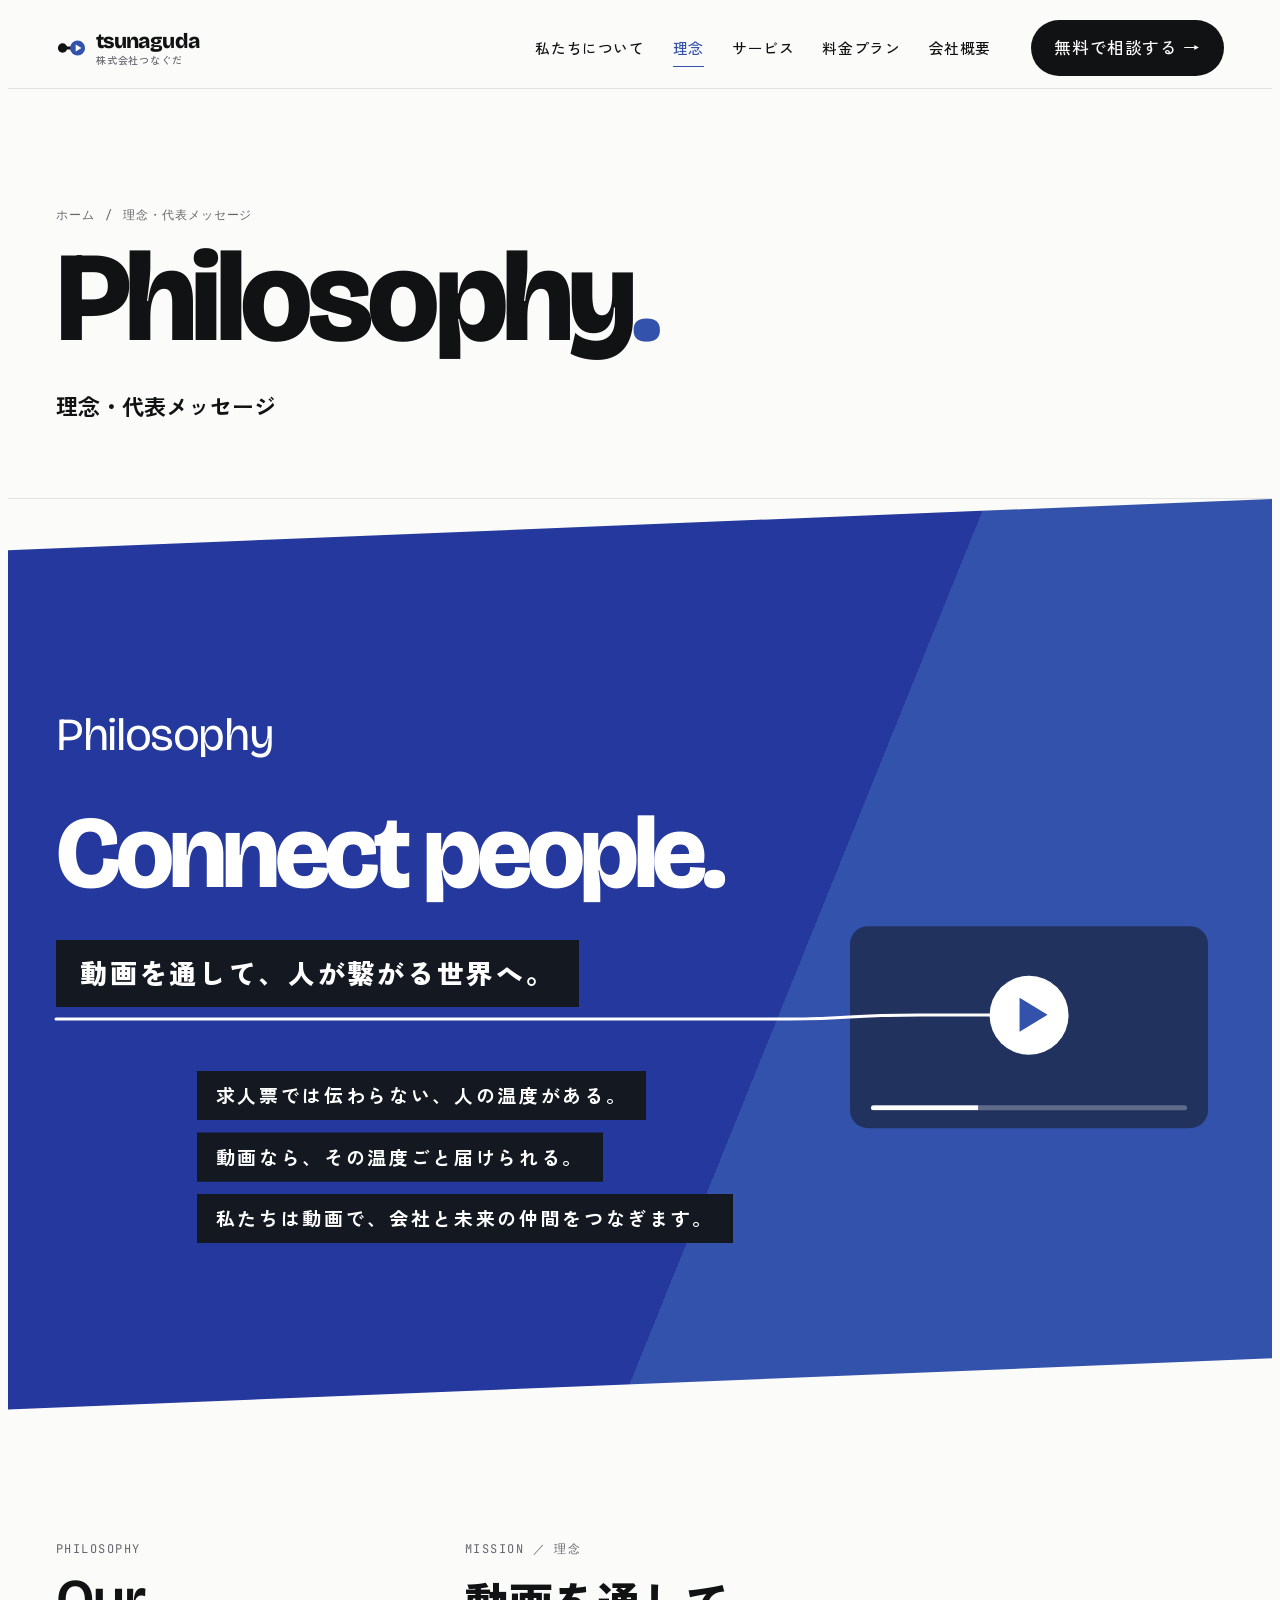
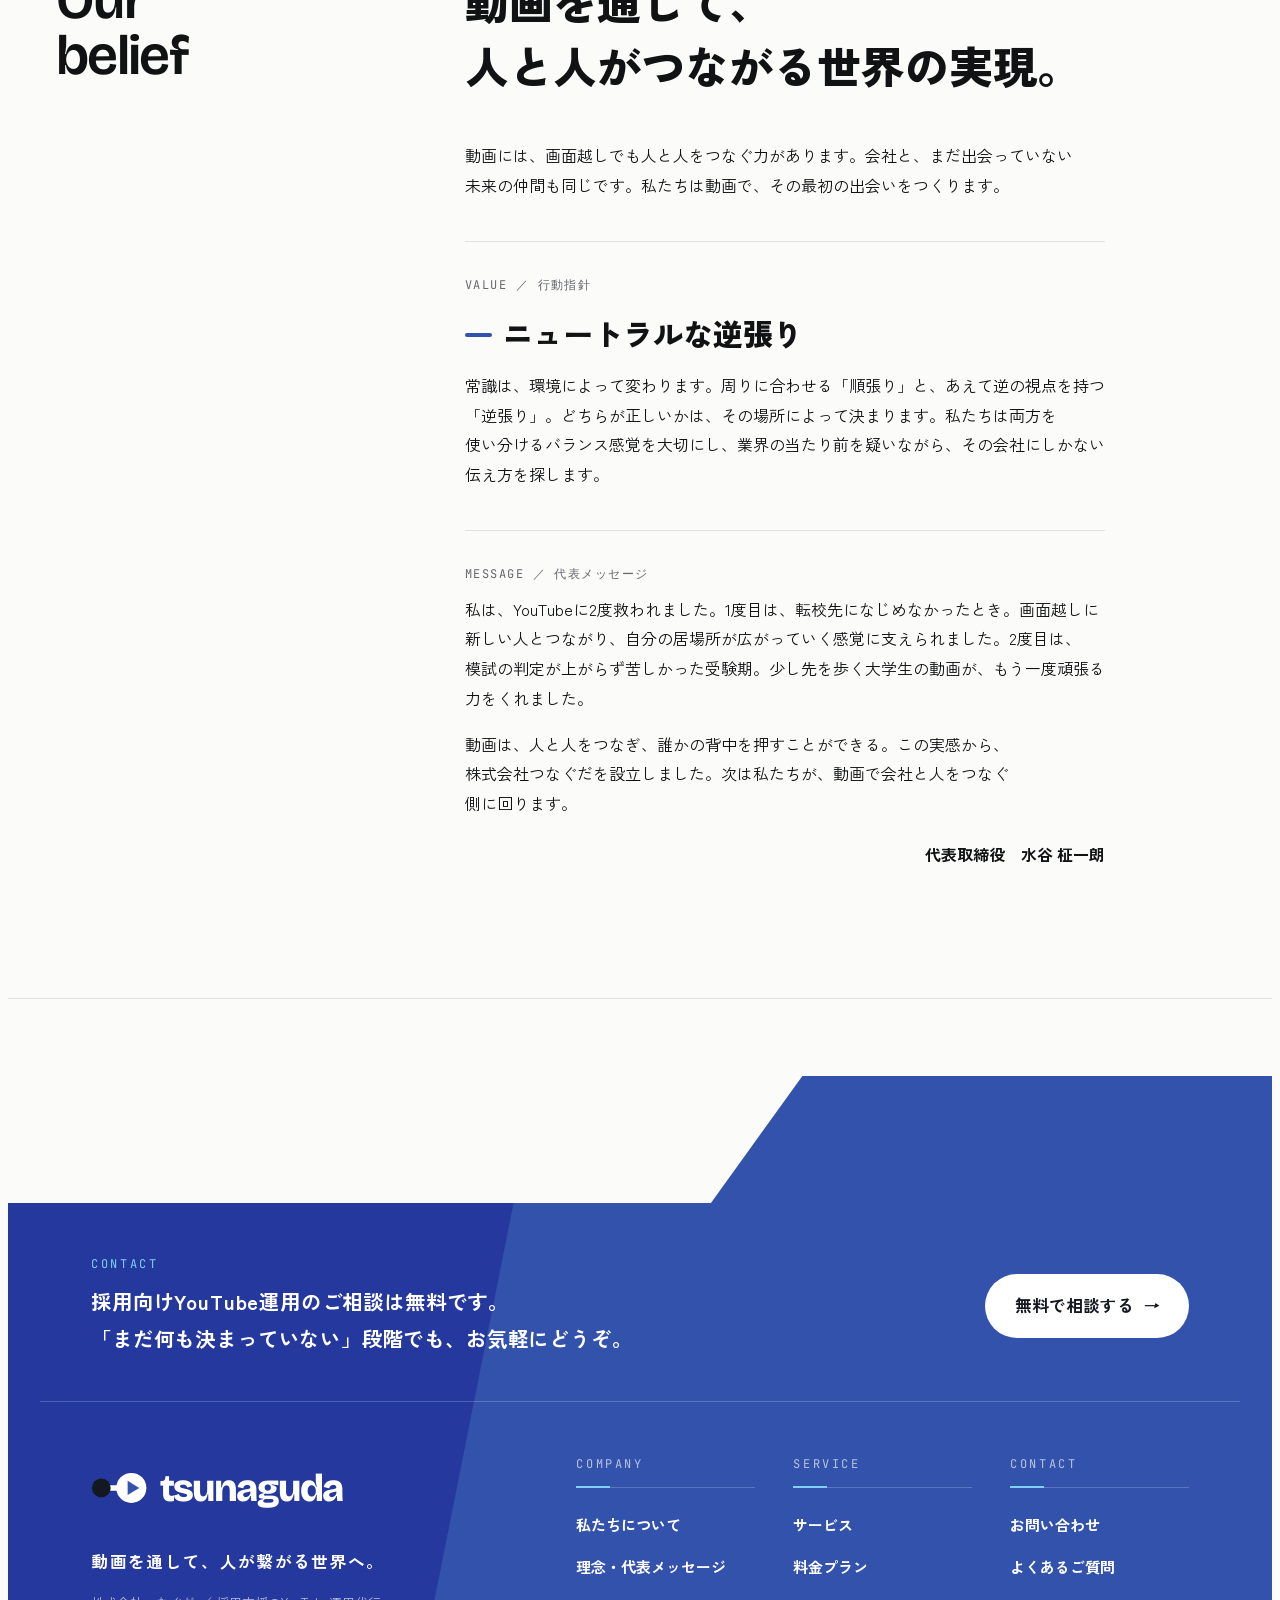
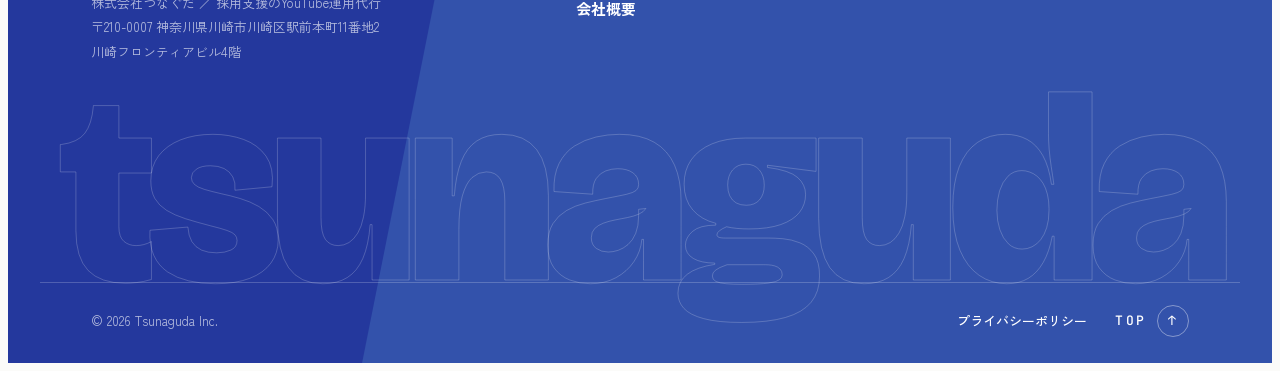
<file: philosophy/index.html>
<!doctype html>
<html lang="ja" class="seen">
<head>
<meta charset="utf-8">
<meta name="viewport" content="width=device-width, initial-scale=1, viewport-fit=cover">
<title>理念・代表メッセージ｜株式会社つなぐだ</title>
<meta name="description" content="株式会社つなぐだの理念「動画を通して人と人がつながる世界の実現」と行動指針「ニュートラルな逆張り」、代表 水谷 柾一朗のメッセージ。">
<link rel="canonical" href="https://tsunaguda.com/philosophy/">
<link rel="icon" href="../favicon.ico" sizes="48x48">
<link rel="icon" href="../assets/icon-192.png" type="image/png" sizes="192x192">
<link rel="icon" href="../logo.svg" type="image/svg+xml">
<link rel="apple-touch-icon" href="../assets/apple-touch-icon.png">
<meta name="apple-mobile-web-app-title" content="つなぐだ">
<meta property="og:type" content="article">
<meta property="og:site_name" content="株式会社つなぐだ">
<meta property="og:title" content="理念・代表メッセージ｜株式会社つなぐだ">
<meta property="og:description" content="株式会社つなぐだの理念「動画を通して人と人がつながる世界の実現」と行動指針「ニュートラルな逆張り」、代表 水谷 柾一朗のメッセージ。">
<meta property="og:url" content="https://tsunaguda.com/philosophy/">
<meta property="og:locale" content="ja_JP">
<meta property="og:image" content="https://tsunaguda.com/assets/og.jpg">
<meta property="og:image:width" content="1200">
<meta property="og:image:height" content="630">
<meta property="og:image:alt" content="株式会社つなぐだ 採用支援のYouTube運用代行">
<meta name="twitter:card" content="summary_large_image">
<meta name="twitter:image" content="https://tsunaguda.com/assets/og.jpg">
<script type="application/ld+json">{"@context": "https://schema.org", "@type": "BreadcrumbList", "itemListElement": [{"@type": "ListItem", "position": 1, "name": "株式会社つなぐだ", "item": "https://tsunaguda.com/"}, {"@type": "ListItem", "position": 2, "name": "理念・代表メッセージ", "item": "https://tsunaguda.com/philosophy/"}]}</script>
<link rel="preconnect" href="https://fonts.googleapis.com">
<link rel="preconnect" href="https://fonts.gstatic.com" crossorigin>
<link rel="stylesheet" href="https://fonts.googleapis.com/css2?family=Bricolage+Grotesque:opsz,wght@12..96,400;12..96,600;12..96,800&family=Zen+Kaku+Gothic+New:wght@400;500;700;900&family=JetBrains+Mono:wght@400;500&display=swap">
<link rel="stylesheet" href="../assets/style.css?v=202610290047">
<script>document.documentElement.classList.add('js');try{var t=sessionStorage.getItem('pt');if(t){sessionStorage.removeItem('pt');document.documentElement.classList.add('seen','pt-in');window.__pt=t;}}catch(e){}</script>
</head>
<body class="sub">
<svg width="0" height="0" style="position:absolute" aria-hidden="true">
  <symbol id="mark" viewBox="0 0 32 32">
    <!-- 2つの点を線でつなぎ、右の点を再生ボタンにした「つなぐ」マーク -->
    <path class="mk-l" d="M8 16 H20"/>
    <circle class="mk-a" cx="7" cy="16" r="5"/>
    <circle class="mk-b" cx="23" cy="16" r="8"/>
    <path class="mk-p" d="M21 12.2 L27.2 16 L21 19.8 Z"/>
  </symbol>
</svg>

<div class="pt" aria-hidden="true"><i class="pt-a"></i><i class="pt-b"></i></div>
<header>
  <div class="wrap">
    <a class="logo" href="../" aria-label="株式会社つなぐだ ホームへ">
      <svg><use href="#mark"/></svg>
      <span class="word">tsunaguda<small>株式会社つなぐだ</small></span>
    </a>
    <button class="menu-btn" id="menu-btn" type="button" aria-expanded="false" aria-controls="gnav"><span></span><span></span><span class="sr">メニュー</span></button>
    <nav aria-label="メインメニュー" id="gnav">
      <a href="../about/">私たちに<wbr>ついて</a>
      <a href="../philosophy/" aria-current="page">理念</a>
      <a href="../service/">サービス</a>
      <a href="../plan/">料金プラン</a>
      <a href="../company/">会社概要</a>
      <a class="btn" href="../contact/">無料で<wbr>相談する<wbr> →</a>
    </nav>
  </div>
</header>

<main id="top">
  <section class="page-head">
    <div class="wrap">
      <nav class="crumb" aria-label="現在地"><a href="../">ホーム</a><span>/</span>理念・代表メッセージ</nav>
      <p class="display" aria-hidden="true"><span class="ln"><span>Philosophy<em>.</em></span></span></p>
      <h1>理念・代表メッセージ</h1>
    </div>
  </section>

  <section class="brand-band grain" aria-label="理念">
    <div class="wrap">
      <p class="kicker">Philosophy</p>
      <h2 lang="en">Connect people.</h2>
      <p class="tagline"><span>動画を<wbr>通して、<wbr>人が<wbr>繋がる<wbr>世界へ。</span></p>
      <p class="lines"><span>求人票では<wbr>伝わらない、<wbr>人の<wbr>温度が<wbr>ある。</span><span>動画なら、<wbr>その<wbr>温度ごと<wbr>届けられる。</span><span>私たちは<wbr>動画で、<wbr>会社と<wbr>未来の<wbr>仲間を<wbr>つなぎます。</span></p>
      
    </div>
    <svg class="e5-line" aria-hidden="true"><path/></svg>
    <div class="e5" aria-hidden="true"><i class="e5-play"></i><i class="e5-bar"><b></b></i></div>
  </section>

  <section class="block philo" id="philosophy">
    <div class="wrap grid2">
      <div class="sec-head"><div class="label">Philosophy</div><h2 class="sec-title">Our<br>belief</h2></div>
      <div class="body">
        <div class="label" style="margin-bottom:10px">Mission ／ 理念</div>
        <p class="mission">動画を<wbr>通して、<br>人と<wbr>人が<wbr>つながる<wbr>世界の<wbr>実現。</p>
        <p>動画には、<wbr>画面越しでも<wbr>人と<wbr>人を<wbr>つなぐ<wbr>力が<wbr>あります。<wbr>会社と、<wbr>まだ<wbr>出会っていない<wbr>未来の<wbr>仲間も<wbr>同じです。<wbr>私たちは<wbr>動画で、<wbr>その<wbr>最初の<wbr>出会いを<wbr>つくります。</p>
        <div class="value">
          <div class="label">Value ／ <wbr>行動指針</div>
          <h3>ニュートラルな<wbr>逆張り</h3>
          <p>常識は、<wbr>環境に<wbr>よって<wbr>変わります。<wbr>周りに<wbr>合わせる<wbr>「順張り」と、<wbr>あえて<wbr>逆の<wbr>視点を<wbr>持つ<wbr>「逆張り」。<wbr>どちらが<wbr>正しいかは、<wbr>その<wbr>場所に<wbr>よって<wbr>決まります。<wbr>私たちは<wbr>両方を<wbr>使い分ける<wbr>バランス感覚を<wbr>大切にし、<wbr>業界の<wbr>当たり前を<wbr>疑いながら、<wbr>その<wbr>会社に<wbr>しかない<wbr>伝え方を<wbr>探します。</p>
        </div>
        <div class="message">
          <div class="label">Message ／ 代表メッセージ</div>
          <p>私は、<wbr>YouTubeに<wbr>2度<wbr>救われました。<wbr>1度目は、<wbr>転校先に<wbr>なじめなかった<wbr>とき。<wbr>画面越しに<wbr>新しい<wbr>人と<wbr>つながり、<wbr>自分の<wbr>居場所が<wbr>広がっていく<wbr>感覚に<wbr>支えられました。<wbr>2度目は、<wbr>模試の<wbr>判定が<wbr>上がらず<wbr>苦しかった<wbr>受験期。<wbr>少し<wbr>先を<wbr>歩く<wbr>大学生の<wbr>動画が、<wbr>もう<wbr>一度<wbr>頑張る<wbr>力を<wbr>くれました。</p>
          <p>動画は、<wbr>人と<wbr>人を<wbr>つなぎ、<wbr>誰かの<wbr>背中を<wbr>押すことができる。<wbr>この<wbr>実感から、<wbr>株式会社つなぐだを<wbr>設立しました。<wbr>次は<wbr>私たちが、<wbr>動画で<wbr>会社と<wbr>人を<wbr>つなぐ<wbr>側に<wbr>回ります。</p>
          <p class="sign">代表取締役　水谷 柾一朗</p>
        </div>
      </div>
    </div>
  </section>


</main>

<footer class="ft">
  <svg class="ft-edge" viewBox="0 0 1440 160" preserveAspectRatio="none" aria-hidden="true"><polygon points="0,160 800,160 905,0 1440,0 1440,160"/></svg>
  <div class="ft-body">
    <svg class="ft-bg" viewBox="0 0 100 100" preserveAspectRatio="none" aria-hidden="true"><rect width="100" height="100"/><polygon points="40,0 100,0 100,100 28,100"/><line x1="40" y1="0" x2="28" y2="100" vector-effect="non-scaling-stroke"/></svg>
    <div class="ft-cta">
      <p class="ft-cta-t"><span class="ft-h2">CONTACT</span>採用向けYouTube運用の<wbr>ご相談は<wbr>無料です。<br>「まだ<wbr>何も<wbr>決まっていない」<wbr>段階でも、<wbr>お気軽に<wbr>どうぞ。</p>
      <a class="btn ft-btn" href="../contact/">無料で<wbr>相談する<wbr> <i>→</i></a>
    </div>
    <div class="ft-in">
      <div class="ft-brand">
        <a class="ft-logo" href="../" aria-label="株式会社つなぐだ ホームへ"><svg viewBox="1.5 7.5 30 17" aria-hidden="true"><path d="M8 16 H20" stroke="currentColor" stroke-width="3" stroke-linecap="round"/><circle cx="7" cy="16" r="5" fill="#141821"/><circle cx="23" cy="16" r="8" fill="#fff"/><path d="M21 12.2 L27.2 16 L21 19.8 Z" fill="#3352ab"/></svg><span>tsunaguda</span></a>
        <p class="ft-copy">動画を<wbr>通して、<wbr>人が<wbr>繋がる<wbr>世界へ。</p>
        <p class="ft-addr">株式会社つなぐだ ／ 採用支援の<wbr>YouTube運用代行<br>〒210-0007 神奈川県川崎市川崎区駅前本町11番地2<br>川崎フロンティアビル4階</p>
      </div>
      <nav class="ft-cols" aria-label="フッターメニュー">
        <div><p class="ft-h">COMPANY</p><a href="../about/">私たちに<wbr>ついて</a><a href="../philosophy/">理念・代表メッセージ</a><a href="../company/">会社概要</a></div>
        <div><p class="ft-h">SERVICE</p><a href="../service/">サービス</a><a href="../plan/">料金プラン</a></div>
        <div><p class="ft-h">CONTACT</p><a href="../contact/">お問い合わせ</a><a href="../service/#faq">よく<wbr>ある<wbr>ご質問</a></div>
      </nav>
    </div>
    <div class="ft-mark" aria-hidden="true">tsunaguda</div>
    <div class="ft-bot"><span>© 2026 Tsunaguda Inc.</span><a href="../privacy/">プライバシーポリシー</a><a class="ft-top" href="#top">TOP <i aria-hidden="true">↑</i></a></div>
  </div>
</footer>
<script src="../assets/main.js?v=202610290047"></script>
</body>
</html>
</file>
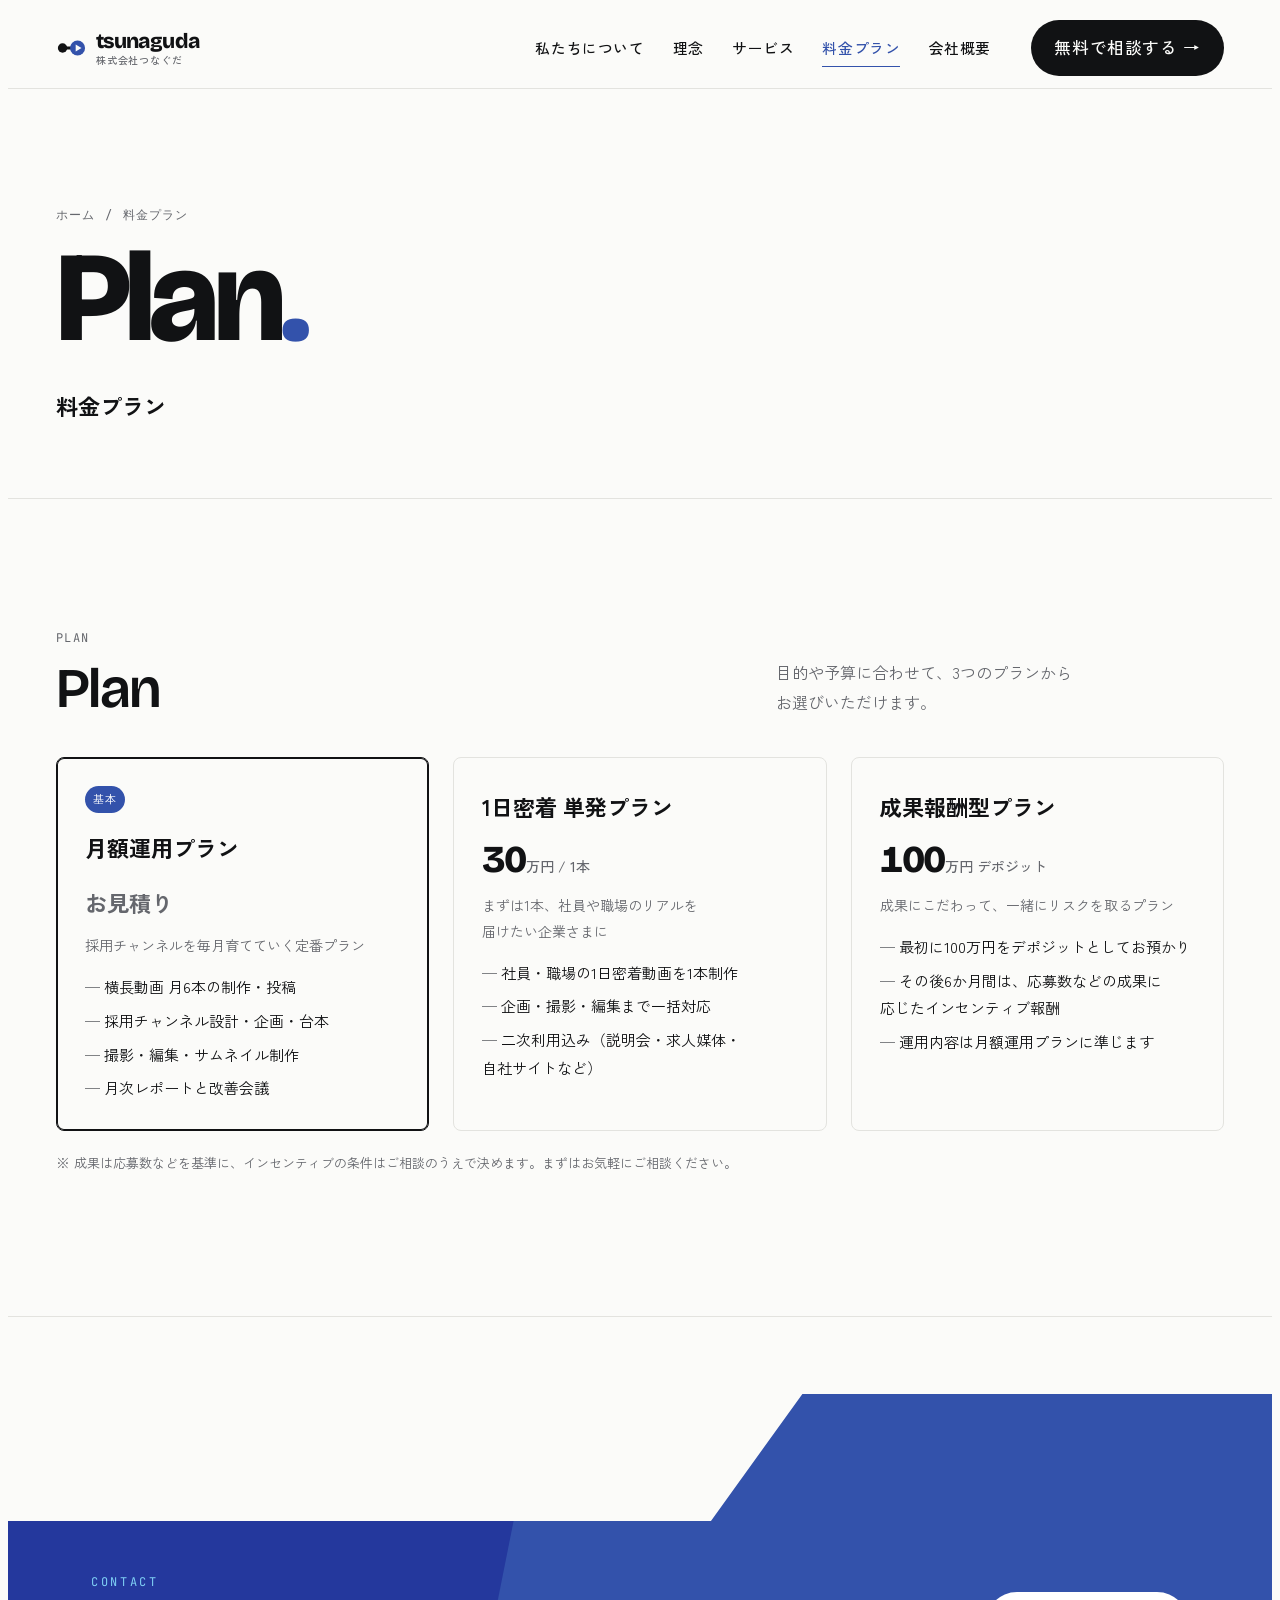
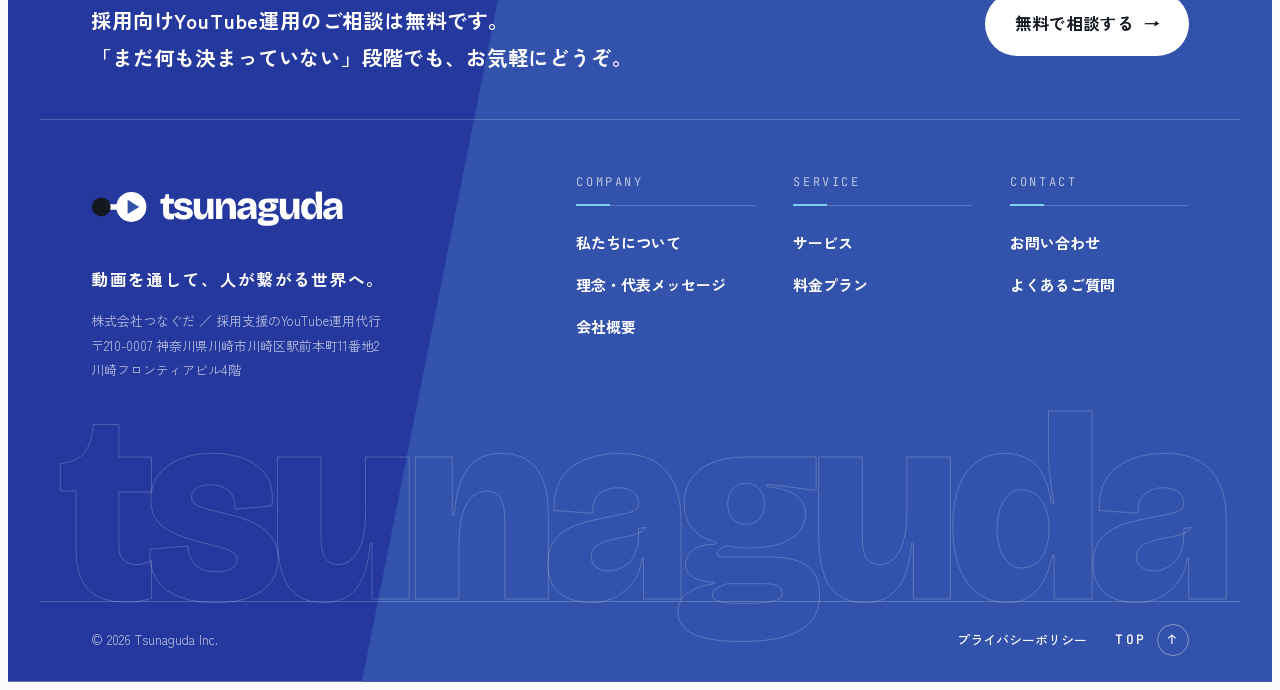
<file: plan/index.html>
<!doctype html>
<html lang="ja" class="seen">
<head>
<meta charset="utf-8">
<meta name="viewport" content="width=device-width, initial-scale=1, viewport-fit=cover">
<title>料金プラン｜株式会社つなぐだ</title>
<meta name="description" content="月6本の月額運用プラン、1日密着の単発プラン（1本30万円・二次利用込み）、100万円デポジットの成果報酬型プラン。採用向けYouTube運用の料金プランをご紹介します。">
<link rel="canonical" href="https://tsunaguda.com/plan/">
<link rel="icon" href="../favicon.ico" sizes="48x48">
<link rel="icon" href="../assets/icon-192.png" type="image/png" sizes="192x192">
<link rel="icon" href="../logo.svg" type="image/svg+xml">
<link rel="apple-touch-icon" href="../assets/apple-touch-icon.png">
<meta name="apple-mobile-web-app-title" content="つなぐだ">
<meta property="og:type" content="article">
<meta property="og:site_name" content="株式会社つなぐだ">
<meta property="og:title" content="料金プラン｜株式会社つなぐだ">
<meta property="og:description" content="月6本の月額運用プラン、1日密着の単発プラン（1本30万円・二次利用込み）、100万円デポジットの成果報酬型プラン。採用向けYouTube運用の料金プランをご紹介します。">
<meta property="og:url" content="https://tsunaguda.com/plan/">
<meta property="og:locale" content="ja_JP">
<meta property="og:image" content="https://tsunaguda.com/assets/og.jpg">
<meta property="og:image:width" content="1200">
<meta property="og:image:height" content="630">
<meta property="og:image:alt" content="株式会社つなぐだ 採用支援のYouTube運用代行">
<meta name="twitter:card" content="summary_large_image">
<meta name="twitter:image" content="https://tsunaguda.com/assets/og.jpg">
<script type="application/ld+json">{"@context": "https://schema.org", "@type": "BreadcrumbList", "itemListElement": [{"@type": "ListItem", "position": 1, "name": "株式会社つなぐだ", "item": "https://tsunaguda.com/"}, {"@type": "ListItem", "position": 2, "name": "料金プラン", "item": "https://tsunaguda.com/plan/"}]}</script>
<link rel="preconnect" href="https://fonts.googleapis.com">
<link rel="preconnect" href="https://fonts.gstatic.com" crossorigin>
<link rel="stylesheet" href="https://fonts.googleapis.com/css2?family=Bricolage+Grotesque:opsz,wght@12..96,400;12..96,600;12..96,800&family=Zen+Kaku+Gothic+New:wght@400;500;700;900&family=JetBrains+Mono:wght@400;500&display=swap">
<link rel="stylesheet" href="../assets/style.css?v=202610290047">
<script>document.documentElement.classList.add('js');try{var t=sessionStorage.getItem('pt');if(t){sessionStorage.removeItem('pt');document.documentElement.classList.add('seen','pt-in');window.__pt=t;}}catch(e){}</script>
</head>
<body class="sub">
<svg width="0" height="0" style="position:absolute" aria-hidden="true">
  <symbol id="mark" viewBox="0 0 32 32">
    <!-- 2つの点を線でつなぎ、右の点を再生ボタンにした「つなぐ」マーク -->
    <path class="mk-l" d="M8 16 H20"/>
    <circle class="mk-a" cx="7" cy="16" r="5"/>
    <circle class="mk-b" cx="23" cy="16" r="8"/>
    <path class="mk-p" d="M21 12.2 L27.2 16 L21 19.8 Z"/>
  </symbol>
</svg>

<div class="pt" aria-hidden="true"><i class="pt-a"></i><i class="pt-b"></i></div>
<header>
  <div class="wrap">
    <a class="logo" href="../" aria-label="株式会社つなぐだ ホームへ">
      <svg><use href="#mark"/></svg>
      <span class="word">tsunaguda<small>株式会社つなぐだ</small></span>
    </a>
    <button class="menu-btn" id="menu-btn" type="button" aria-expanded="false" aria-controls="gnav"><span></span><span></span><span class="sr">メニュー</span></button>
    <nav aria-label="メインメニュー" id="gnav">
      <a href="../about/">私たちに<wbr>ついて</a>
      <a href="../philosophy/">理念</a>
      <a href="../service/">サービス</a>
      <a href="../plan/" aria-current="page">料金プラン</a>
      <a href="../company/">会社概要</a>
      <a class="btn" href="../contact/">無料で<wbr>相談する<wbr> →</a>
    </nav>
  </div>
</header>

<main id="top">
  <section class="page-head">
    <div class="wrap">
      <nav class="crumb" aria-label="現在地"><a href="../">ホーム</a><span>/</span>料金プラン</nav>
      <p class="display" aria-hidden="true"><span class="ln"><span>Plan<em>.</em></span></span></p>
      <h1>料金プラン</h1>
    </div>
  </section>

  <section class="block" id="plan">
    <div class="wrap">
      <div class="works-head">
        <div class="sec-head"><div class="label">Plan</div><h2 class="sec-title">Plan</h2></div>
        <p style="margin:0;color:var(--muted);max-width:28em">目的や<wbr>予算に<wbr>合わせて、<wbr>3つの<wbr>プランから<wbr>お選びいただけます。</p>
      </div>
      <div class="plans">
        <div class="plan pick">
          <span class="tag">基本</span>
          <h3>月額運用プラン</h3>
          <div class="price"><small style="font-size:22px;font-weight:700">お見積り</small></div>
          <p style="margin:0;color:var(--muted);font-size:14px">採用チャンネルを<wbr>毎月<wbr>育てていく<wbr>定番プラン</p>
          <ul><li>横<wbr>長動画 月6本の<wbr>制作・投稿</li><li>採用チャンネル設計・企画・台本</li><li>撮影・編集・サムネイル制作</li><li>月次レポートと<wbr>改善会議</li></ul>
        </div>
        <div class="plan">
          <h3>1日密着 単発プラン</h3>
          <div class="price">30<small>万円 / 1本</small></div>
          <p style="margin:0;color:var(--muted);font-size:14px">まずは<wbr>1本、<wbr>社員や<wbr>職場の<wbr>リアルを<wbr>届けたい<wbr>企業さまに</p>
          <ul><li>社員・職場の<wbr>1日密<wbr>着動画を<wbr>1本制作</li><li>企画・撮影・編集まで<wbr>一括対応</li><li>二次利用込み<wbr>（説明会・求人媒体・<wbr>自社サイトなど）</li></ul>
        </div>
        <div class="plan">
          <h3>成果報酬型プラン</h3>
          <div class="price">100<small>万円 デポジット</small></div>
          <p style="margin:0;color:var(--muted);font-size:14px">成果に<wbr>こだわって、<wbr>一緒に<wbr>リスクを<wbr>取る<wbr>プラン</p>
          <ul><li>最初に<wbr>100万円を<wbr>デポジットと<wbr>してお預かり</li><li>その<wbr>後<wbr>6か<wbr>月間は、<wbr>応募数などの<wbr>成果に<wbr>応じた<wbr>インセンティブ報酬</li><li>運用内容は<wbr>月額運用プランに<wbr>準じます</li></ul>
        </div>
      </div>
      <p class="fine">※ 成果は<wbr>応募数などを<wbr>基準に、<wbr>インセンティブの<wbr>条件は<wbr>ご相談の<wbr>うえで<wbr>決めます。<wbr>まずは<wbr>お気軽に<wbr>ご相談ください。</p>
    </div>
  </section>


</main>

<footer class="ft">
  <svg class="ft-edge" viewBox="0 0 1440 160" preserveAspectRatio="none" aria-hidden="true"><polygon points="0,160 800,160 905,0 1440,0 1440,160"/></svg>
  <div class="ft-body">
    <svg class="ft-bg" viewBox="0 0 100 100" preserveAspectRatio="none" aria-hidden="true"><rect width="100" height="100"/><polygon points="40,0 100,0 100,100 28,100"/><line x1="40" y1="0" x2="28" y2="100" vector-effect="non-scaling-stroke"/></svg>
    <div class="ft-cta">
      <p class="ft-cta-t"><span class="ft-h2">CONTACT</span>採用向けYouTube運用の<wbr>ご相談は<wbr>無料です。<br>「まだ<wbr>何も<wbr>決まっていない」<wbr>段階でも、<wbr>お気軽に<wbr>どうぞ。</p>
      <a class="btn ft-btn" href="../contact/">無料で<wbr>相談する<wbr> <i>→</i></a>
    </div>
    <div class="ft-in">
      <div class="ft-brand">
        <a class="ft-logo" href="../" aria-label="株式会社つなぐだ ホームへ"><svg viewBox="1.5 7.5 30 17" aria-hidden="true"><path d="M8 16 H20" stroke="currentColor" stroke-width="3" stroke-linecap="round"/><circle cx="7" cy="16" r="5" fill="#141821"/><circle cx="23" cy="16" r="8" fill="#fff"/><path d="M21 12.2 L27.2 16 L21 19.8 Z" fill="#3352ab"/></svg><span>tsunaguda</span></a>
        <p class="ft-copy">動画を<wbr>通して、<wbr>人が<wbr>繋がる<wbr>世界へ。</p>
        <p class="ft-addr">株式会社つなぐだ ／ 採用支援の<wbr>YouTube運用代行<br>〒210-0007 神奈川県川崎市川崎区駅前本町11番地2<br>川崎フロンティアビル4階</p>
      </div>
      <nav class="ft-cols" aria-label="フッターメニュー">
        <div><p class="ft-h">COMPANY</p><a href="../about/">私たちに<wbr>ついて</a><a href="../philosophy/">理念・代表メッセージ</a><a href="../company/">会社概要</a></div>
        <div><p class="ft-h">SERVICE</p><a href="../service/">サービス</a><a href="../plan/">料金プラン</a></div>
        <div><p class="ft-h">CONTACT</p><a href="../contact/">お問い合わせ</a><a href="../service/#faq">よく<wbr>ある<wbr>ご質問</a></div>
      </nav>
    </div>
    <div class="ft-mark" aria-hidden="true">tsunaguda</div>
    <div class="ft-bot"><span>© 2026 Tsunaguda Inc.</span><a href="../privacy/">プライバシーポリシー</a><a class="ft-top" href="#top">TOP <i aria-hidden="true">↑</i></a></div>
  </div>
</footer>
<script src="../assets/main.js?v=202610290047"></script>
</body>
</html>
</file>
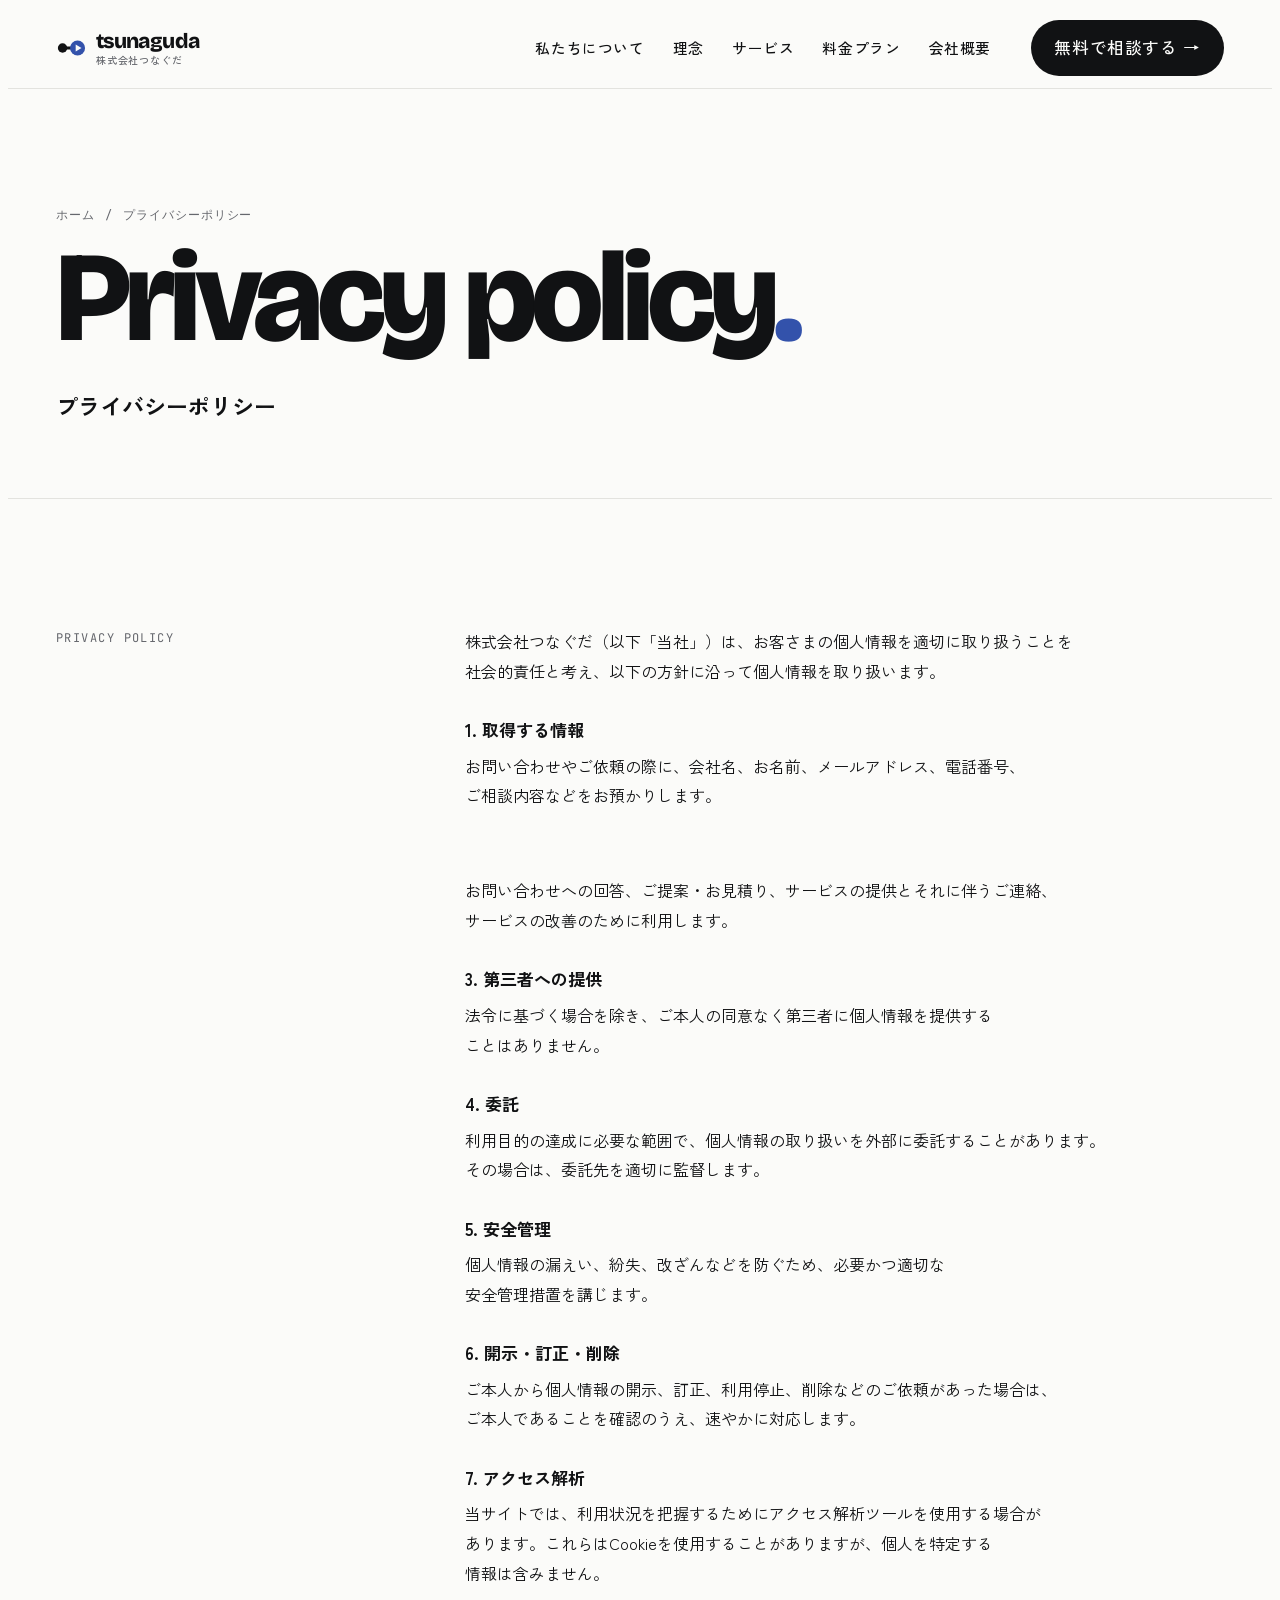
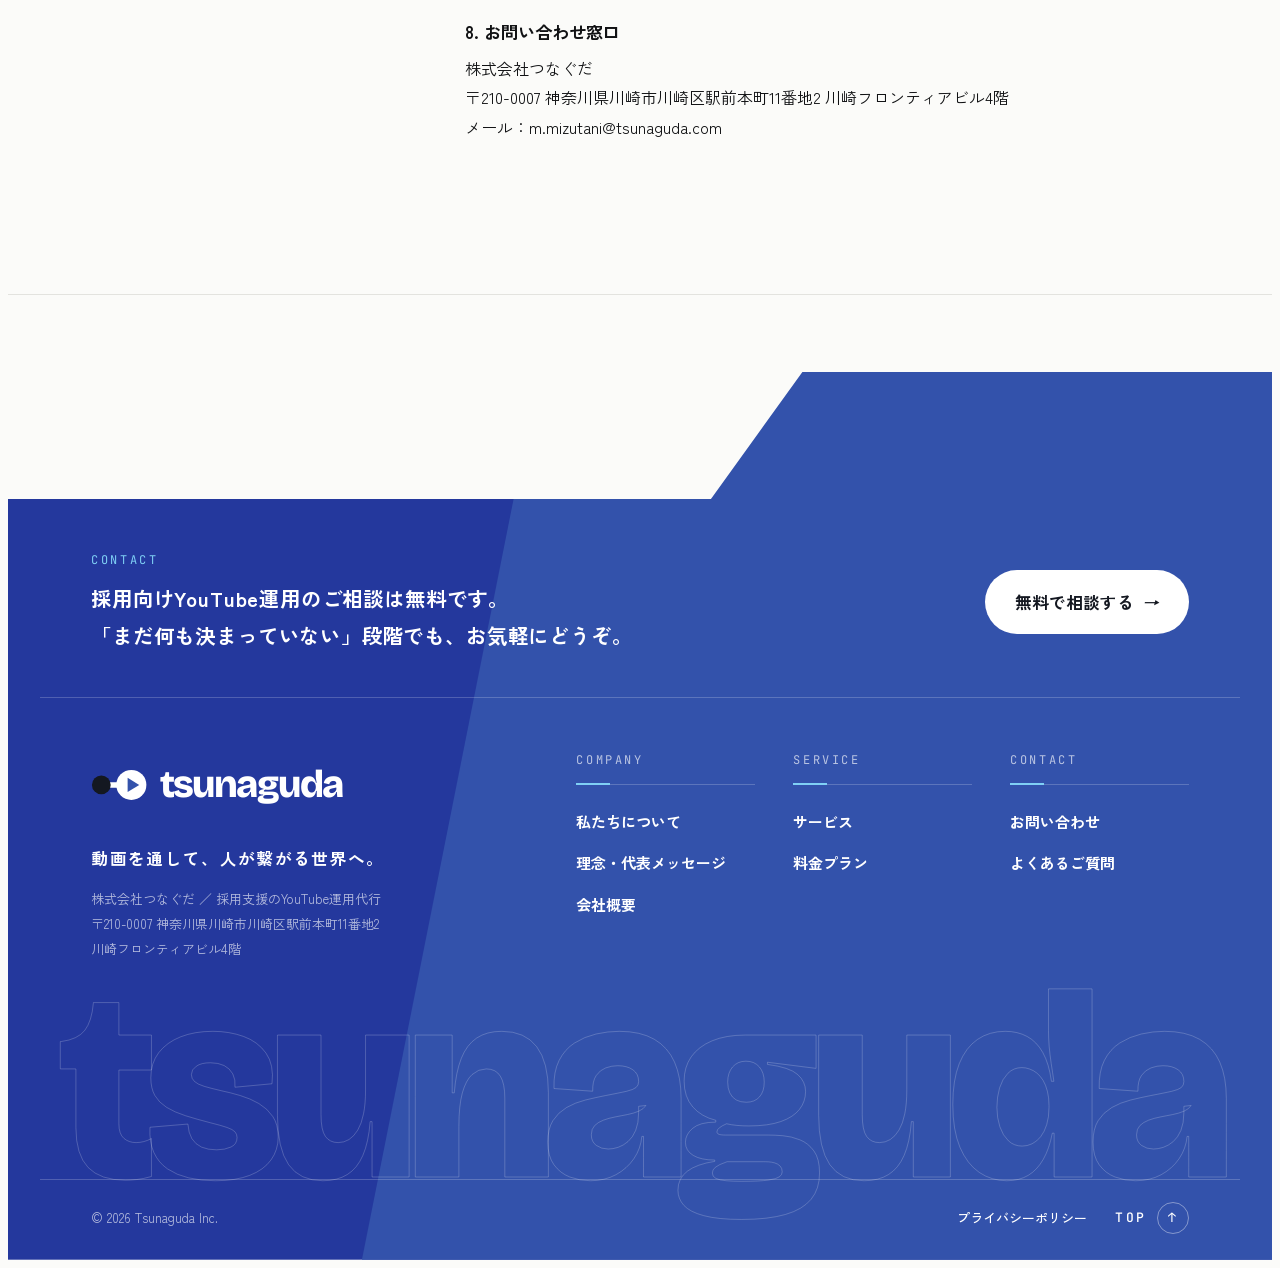
<file: privacy/index.html>
<!doctype html>
<html lang="ja" class="seen">
<head>
<meta charset="utf-8">
<meta name="viewport" content="width=device-width, initial-scale=1, viewport-fit=cover">
<title>プライバシーポリシー｜株式会社つなぐだ</title>
<meta name="description" content="株式会社つなぐだのプライバシーポリシー（個人情報の取り扱いについて）。">
<link rel="canonical" href="https://tsunaguda.com/privacy/">
<link rel="icon" href="../favicon.ico" sizes="48x48">
<link rel="icon" href="../assets/icon-192.png" type="image/png" sizes="192x192">
<link rel="icon" href="../logo.svg" type="image/svg+xml">
<link rel="apple-touch-icon" href="../assets/apple-touch-icon.png">
<meta name="apple-mobile-web-app-title" content="つなぐだ">
<meta property="og:type" content="article">
<meta property="og:site_name" content="株式会社つなぐだ">
<meta property="og:title" content="プライバシーポリシー｜株式会社つなぐだ">
<meta property="og:description" content="株式会社つなぐだのプライバシーポリシー（個人情報の取り扱いについて）。">
<meta property="og:url" content="https://tsunaguda.com/privacy/">
<meta property="og:locale" content="ja_JP">
<meta property="og:image" content="https://tsunaguda.com/assets/og.jpg">
<meta property="og:image:width" content="1200">
<meta property="og:image:height" content="630">
<meta property="og:image:alt" content="株式会社つなぐだ 採用支援のYouTube運用代行">
<meta name="twitter:card" content="summary_large_image">
<meta name="twitter:image" content="https://tsunaguda.com/assets/og.jpg">
<script type="application/ld+json">{"@context": "https://schema.org", "@type": "BreadcrumbList", "itemListElement": [{"@type": "ListItem", "position": 1, "name": "株式会社つなぐだ", "item": "https://tsunaguda.com/"}, {"@type": "ListItem", "position": 2, "name": "プライバシーポリシー", "item": "https://tsunaguda.com/privacy/"}]}</script>
<link rel="preconnect" href="https://fonts.googleapis.com">
<link rel="preconnect" href="https://fonts.gstatic.com" crossorigin>
<link rel="stylesheet" href="https://fonts.googleapis.com/css2?family=Bricolage+Grotesque:opsz,wght@12..96,400;12..96,600;12..96,800&family=Zen+Kaku+Gothic+New:wght@400;500;700;900&family=JetBrains+Mono:wght@400;500&display=swap">
<link rel="stylesheet" href="../assets/style.css?v=202610290047">
<script>document.documentElement.classList.add('js');try{var t=sessionStorage.getItem('pt');if(t){sessionStorage.removeItem('pt');document.documentElement.classList.add('seen','pt-in');window.__pt=t;}}catch(e){}</script>
</head>
<body class="sub">
<svg width="0" height="0" style="position:absolute" aria-hidden="true">
  <symbol id="mark" viewBox="0 0 32 32">
    <!-- 2つの点を線でつなぎ、右の点を再生ボタンにした「つなぐ」マーク -->
    <path class="mk-l" d="M8 16 H20"/>
    <circle class="mk-a" cx="7" cy="16" r="5"/>
    <circle class="mk-b" cx="23" cy="16" r="8"/>
    <path class="mk-p" d="M21 12.2 L27.2 16 L21 19.8 Z"/>
  </symbol>
</svg>

<div class="pt" aria-hidden="true"><i class="pt-a"></i><i class="pt-b"></i></div>
<header>
  <div class="wrap">
    <a class="logo" href="../" aria-label="株式会社つなぐだ ホームへ">
      <svg><use href="#mark"/></svg>
      <span class="word">tsunaguda<small>株式会社つなぐだ</small></span>
    </a>
    <button class="menu-btn" id="menu-btn" type="button" aria-expanded="false" aria-controls="gnav"><span></span><span></span><span class="sr">メニュー</span></button>
    <nav aria-label="メインメニュー" id="gnav">
      <a href="../about/">私たちに<wbr>ついて</a>
      <a href="../philosophy/">理念</a>
      <a href="../service/">サービス</a>
      <a href="../plan/">料金プラン</a>
      <a href="../company/">会社概要</a>
      <a class="btn" href="../contact/">無料で<wbr>相談する<wbr> →</a>
    </nav>
  </div>
</header>

<main id="top">
  <section class="page-head">
    <div class="wrap">
      <nav class="crumb" aria-label="現在地"><a href="../">ホーム</a><span>/</span>プライバシーポリシー</nav>
      <p class="display" aria-hidden="true"><span class="ln"><span>Privacy policy<em>.</em></span></span></p>
      <h1>プライバシーポリシー</h1>
    </div>
  </section>

  <section class="block legal">
    <div class="wrap grid2">
      <div class="sec-head"><div class="label">Privacy policy</div></div>
      <div class="body">
        <p>株式会社つなぐだ<wbr>（以下<wbr>「当社」）は、<wbr>お客さまの<wbr>個人情報を<wbr>適切に<wbr>取り扱う<wbr>ことを<wbr>社会的責任と<wbr>考え、<wbr>以下の<wbr>方針に<wbr>沿って<wbr>個人情報を<wbr>取り扱います。</p>
        <h3>1. 取得する<wbr>情報</h3><p>お問い合わせや<wbr>ご依頼の<wbr>際に、<wbr>会社名、<wbr>お名前、<wbr>メールアドレス、<wbr>電話番号、<wbr>ご相談内容などを<wbr>お預かりします。</p>
        <h3>2. 利用目的</h3><p>お問い合わせへの<wbr>回答、<wbr>ご提案・<wbr>お見積り、<wbr>サービスの<wbr>提供と<wbr>それに<wbr>伴う<wbr>ご連絡、<wbr>サービスの<wbr>改善の<wbr>ために<wbr>利用します。</p>
        <h3>3. 第三者への<wbr>提供</h3><p>法令に<wbr>基づく<wbr>場合を<wbr>除き、<wbr>ご本人の<wbr>同意なく<wbr>第三者に<wbr>個人情報を<wbr>提供する<wbr>ことは<wbr>ありません。</p>
        <h3>4. 委託</h3><p>利用目的の<wbr>達成に<wbr>必要な<wbr>範囲で、<wbr>個人情報の<wbr>取り扱いを<wbr>外部に<wbr>委託する<wbr>ことがあります。<wbr>その<wbr>場合は、<wbr>委託先を<wbr>適切に<wbr>監督します。</p>
        <h3>5. 安全管理</h3><p>個人情報の<wbr>漏えい、<wbr>紛失、<wbr>改ざんなどを<wbr>防ぐ<wbr>ため、<wbr>必要かつ<wbr>適切な<wbr>安全管理措置を<wbr>講じます。</p>
        <h3>6. 開示・訂正・削除</h3><p>ご本人から<wbr>個人情報の<wbr>開示、<wbr>訂正、<wbr>利用停止、<wbr>削除などの<wbr>ご依頼が<wbr>あった<wbr>場合は、<wbr>ご本人である<wbr>ことを<wbr>確認の<wbr>うえ、<wbr>速やかに<wbr>対応します。</p>
        <h3>7. アクセス解析</h3><p>当サイトでは、<wbr>利用状況を<wbr>把握する<wbr>ために<wbr>アクセス解析ツールを<wbr>使用する<wbr>場合が<wbr>あります。<wbr>これらは<wbr>Cookieを<wbr>使用する<wbr>ことがありますが、<wbr>個人を<wbr>特定する<wbr>情報は<wbr>含みません。</p>
        <h3>8. お問い合わせ窓口</h3><p>株式会社つなぐだ<br>〒210-0007 神奈川県川崎市川崎区駅前本町11番地2 川崎フロンティアビル4階<br>メール：m.mizutani@tsunaguda.com</p>
        <p class="fine">制定日：2026年10月21日</p>
      </div>
    </div>
  </section>
</main>

<footer class="ft">
  <svg class="ft-edge" viewBox="0 0 1440 160" preserveAspectRatio="none" aria-hidden="true"><polygon points="0,160 800,160 905,0 1440,0 1440,160"/></svg>
  <div class="ft-body">
    <svg class="ft-bg" viewBox="0 0 100 100" preserveAspectRatio="none" aria-hidden="true"><rect width="100" height="100"/><polygon points="40,0 100,0 100,100 28,100"/><line x1="40" y1="0" x2="28" y2="100" vector-effect="non-scaling-stroke"/></svg>
    <div class="ft-cta">
      <p class="ft-cta-t"><span class="ft-h2">CONTACT</span>採用向けYouTube運用の<wbr>ご相談は<wbr>無料です。<br>「まだ<wbr>何も<wbr>決まっていない」<wbr>段階でも、<wbr>お気軽に<wbr>どうぞ。</p>
      <a class="btn ft-btn" href="../contact/">無料で<wbr>相談する<wbr> <i>→</i></a>
    </div>
    <div class="ft-in">
      <div class="ft-brand">
        <a class="ft-logo" href="../" aria-label="株式会社つなぐだ ホームへ"><svg viewBox="1.5 7.5 30 17" aria-hidden="true"><path d="M8 16 H20" stroke="currentColor" stroke-width="3" stroke-linecap="round"/><circle cx="7" cy="16" r="5" fill="#141821"/><circle cx="23" cy="16" r="8" fill="#fff"/><path d="M21 12.2 L27.2 16 L21 19.8 Z" fill="#3352ab"/></svg><span>tsunaguda</span></a>
        <p class="ft-copy">動画を<wbr>通して、<wbr>人が<wbr>繋がる<wbr>世界へ。</p>
        <p class="ft-addr">株式会社つなぐだ ／ 採用支援の<wbr>YouTube運用代行<br>〒210-0007 神奈川県川崎市川崎区駅前本町11番地2<br>川崎フロンティアビル4階</p>
      </div>
      <nav class="ft-cols" aria-label="フッターメニュー">
        <div><p class="ft-h">COMPANY</p><a href="../about/">私たちに<wbr>ついて</a><a href="../philosophy/">理念・代表メッセージ</a><a href="../company/">会社概要</a></div>
        <div><p class="ft-h">SERVICE</p><a href="../service/">サービス</a><a href="../plan/">料金プラン</a></div>
        <div><p class="ft-h">CONTACT</p><a href="../contact/">お問い合わせ</a><a href="../service/#faq">よく<wbr>ある<wbr>ご質問</a></div>
      </nav>
    </div>
    <div class="ft-mark" aria-hidden="true">tsunaguda</div>
    <div class="ft-bot"><span>© 2026 Tsunaguda Inc.</span><a href="../privacy/">プライバシーポリシー</a><a class="ft-top" href="#top">TOP <i aria-hidden="true">↑</i></a></div>
  </div>
</footer>
<script src="../assets/main.js?v=202610290047"></script>
</body>
</html>
</file>
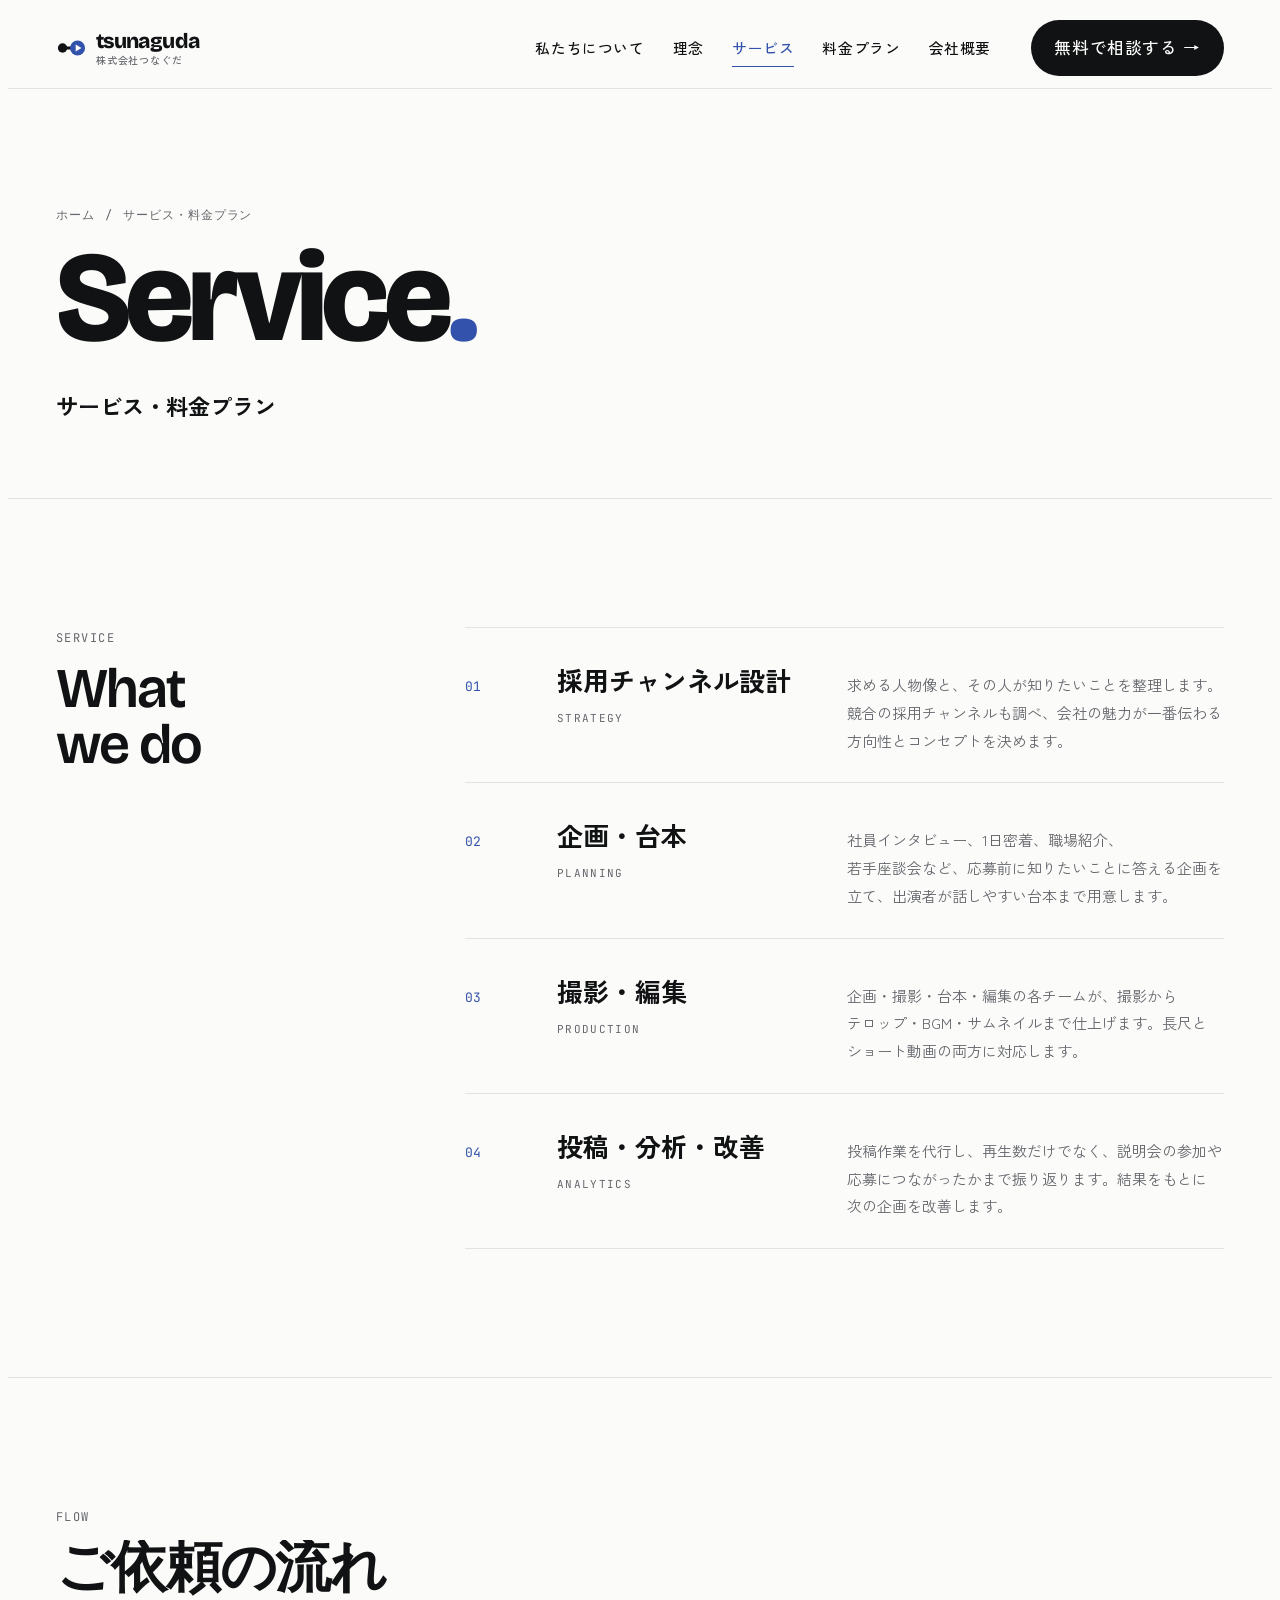
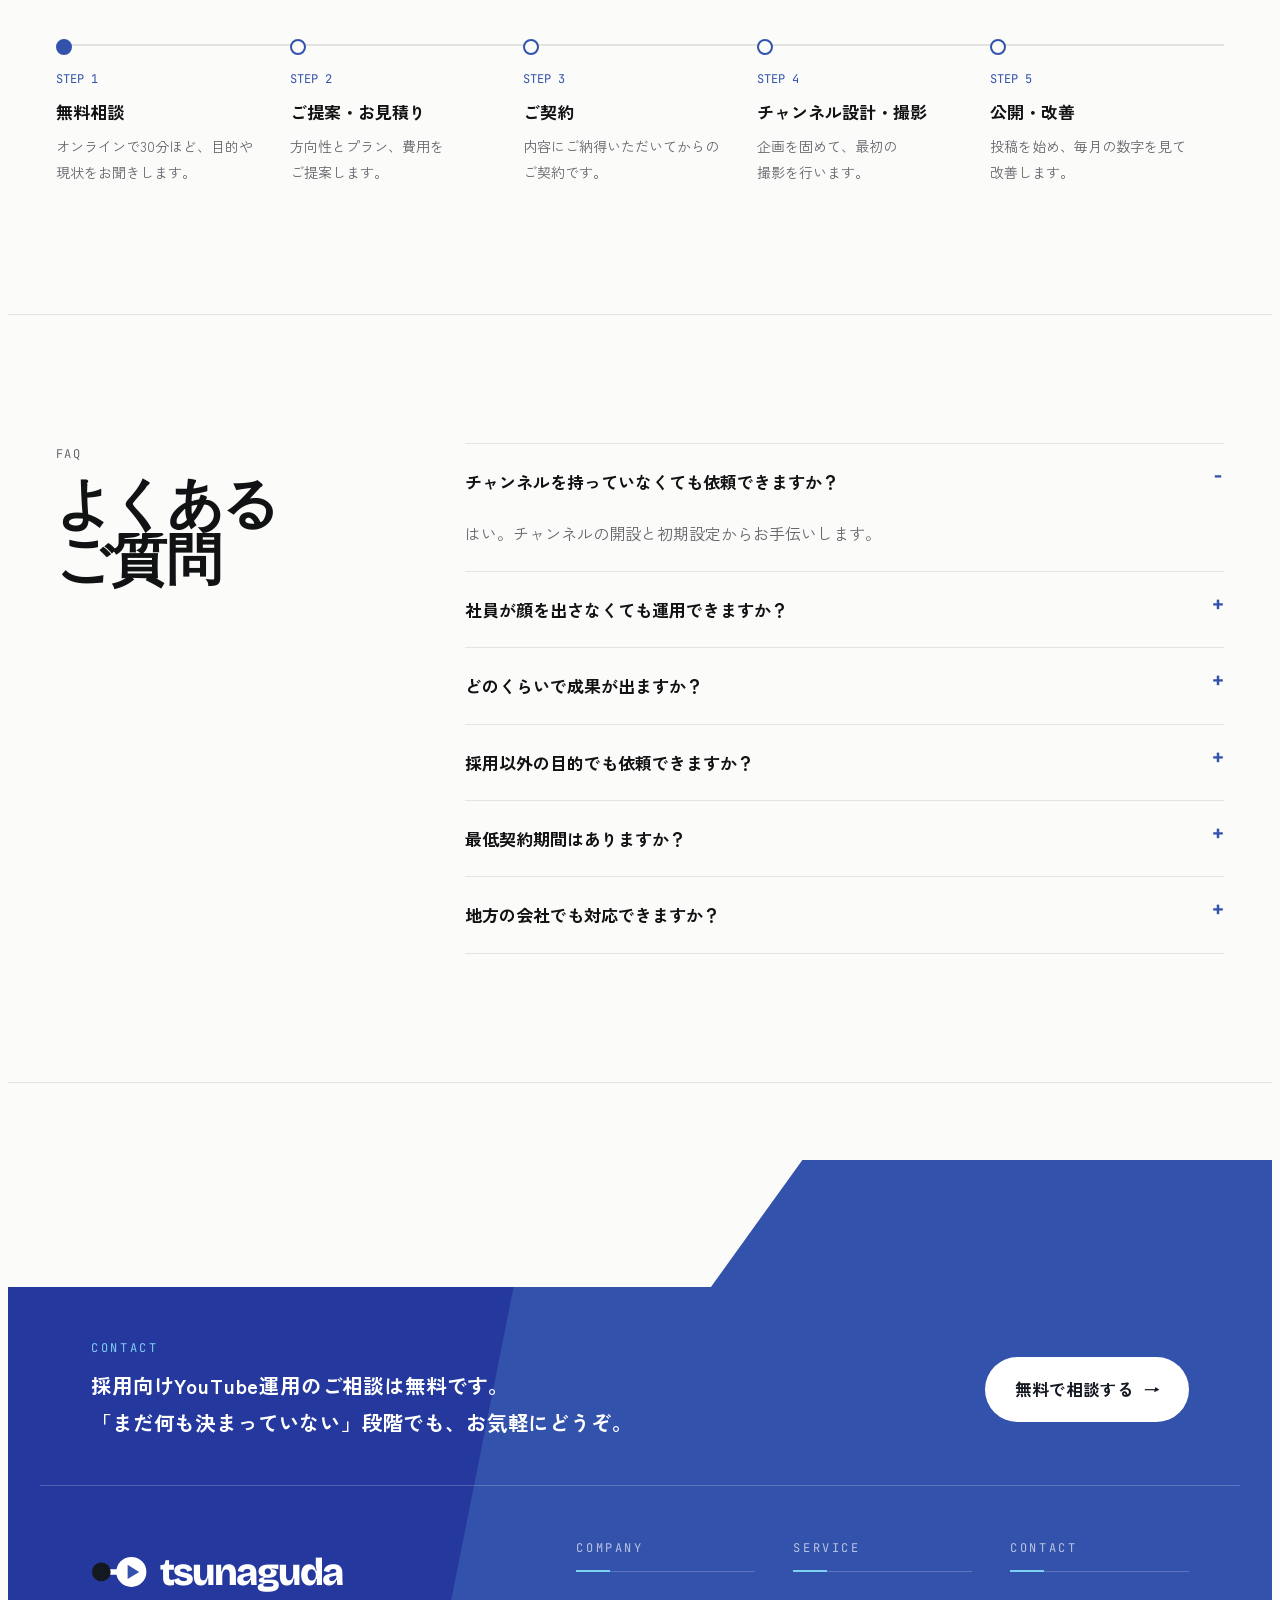
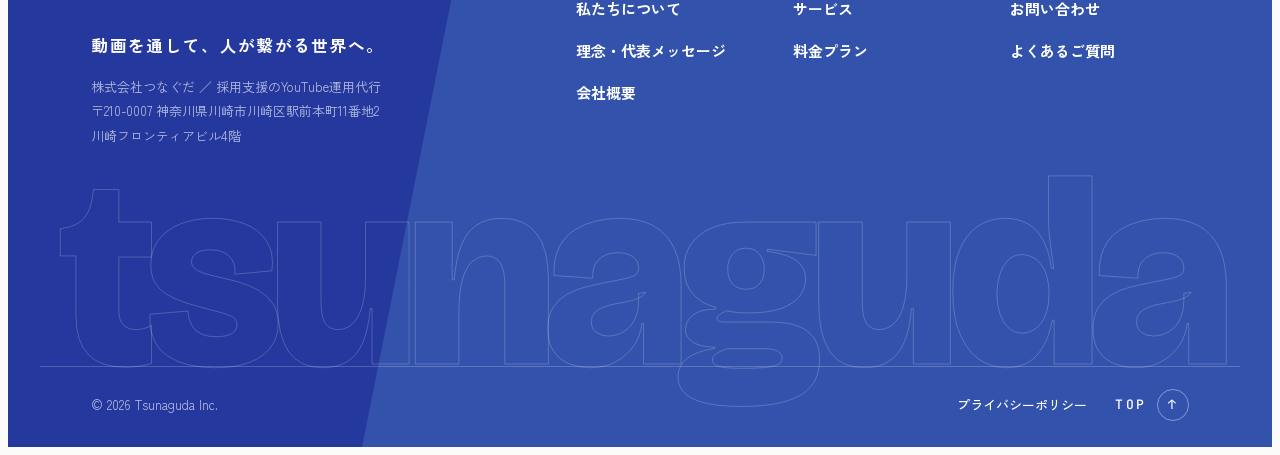
<file: service/index.html>
<!doctype html>
<html lang="ja" class="seen">
<head>
<meta charset="utf-8">
<meta name="viewport" content="width=device-width, initial-scale=1, viewport-fit=cover">
<title>サービス・料金プラン｜株式会社つなぐだ</title>
<meta name="description" content="採用チャンネルの設計、企画・台本、撮影・編集、投稿・分析まで。月6本の月額運用プラン、1日密着の単発プラン（30万円）、成果報酬型プランをご用意しています。">
<link rel="canonical" href="https://tsunaguda.com/service/">
<link rel="icon" href="../favicon.ico" sizes="48x48">
<link rel="icon" href="../assets/icon-192.png" type="image/png" sizes="192x192">
<link rel="icon" href="../logo.svg" type="image/svg+xml">
<link rel="apple-touch-icon" href="../assets/apple-touch-icon.png">
<meta name="apple-mobile-web-app-title" content="つなぐだ">
<meta property="og:type" content="article">
<meta property="og:site_name" content="株式会社つなぐだ">
<meta property="og:title" content="サービス・料金プラン｜株式会社つなぐだ">
<meta property="og:description" content="採用チャンネルの設計、企画・台本、撮影・編集、投稿・分析まで。月6本の月額運用プラン、1日密着の単発プラン（30万円）、成果報酬型プランをご用意しています。">
<meta property="og:url" content="https://tsunaguda.com/service/">
<meta property="og:locale" content="ja_JP">
<meta property="og:image" content="https://tsunaguda.com/assets/og.jpg">
<meta property="og:image:width" content="1200">
<meta property="og:image:height" content="630">
<meta property="og:image:alt" content="株式会社つなぐだ 採用支援のYouTube運用代行">
<meta name="twitter:card" content="summary_large_image">
<meta name="twitter:image" content="https://tsunaguda.com/assets/og.jpg">
<script type="application/ld+json">{"@context": "https://schema.org", "@type": "BreadcrumbList", "itemListElement": [{"@type": "ListItem", "position": 1, "name": "株式会社つなぐだ", "item": "https://tsunaguda.com/"}, {"@type": "ListItem", "position": 2, "name": "サービス・料金プラン", "item": "https://tsunaguda.com/service/"}]}</script>
<link rel="preconnect" href="https://fonts.googleapis.com">
<link rel="preconnect" href="https://fonts.gstatic.com" crossorigin>
<link rel="stylesheet" href="https://fonts.googleapis.com/css2?family=Bricolage+Grotesque:opsz,wght@12..96,400;12..96,600;12..96,800&family=Zen+Kaku+Gothic+New:wght@400;500;700;900&family=JetBrains+Mono:wght@400;500&display=swap">
<link rel="stylesheet" href="../assets/style.css?v=202610290047">
<script>document.documentElement.classList.add('js');try{var t=sessionStorage.getItem('pt');if(t){sessionStorage.removeItem('pt');document.documentElement.classList.add('seen','pt-in');window.__pt=t;}}catch(e){}</script>
</head>
<body class="sub">
<svg width="0" height="0" style="position:absolute" aria-hidden="true">
  <symbol id="mark" viewBox="0 0 32 32">
    <!-- 2つの点を線でつなぎ、右の点を再生ボタンにした「つなぐ」マーク -->
    <path class="mk-l" d="M8 16 H20"/>
    <circle class="mk-a" cx="7" cy="16" r="5"/>
    <circle class="mk-b" cx="23" cy="16" r="8"/>
    <path class="mk-p" d="M21 12.2 L27.2 16 L21 19.8 Z"/>
  </symbol>
</svg>

<div class="pt" aria-hidden="true"><i class="pt-a"></i><i class="pt-b"></i></div>
<header>
  <div class="wrap">
    <a class="logo" href="../" aria-label="株式会社つなぐだ ホームへ">
      <svg><use href="#mark"/></svg>
      <span class="word">tsunaguda<small>株式会社つなぐだ</small></span>
    </a>
    <button class="menu-btn" id="menu-btn" type="button" aria-expanded="false" aria-controls="gnav"><span></span><span></span><span class="sr">メニュー</span></button>
    <nav aria-label="メインメニュー" id="gnav">
      <a href="../about/">私たちに<wbr>ついて</a>
      <a href="../philosophy/">理念</a>
      <a href="../service/" aria-current="page">サービス</a>
      <a href="../plan/">料金プラン</a>
      <a href="../company/">会社概要</a>
      <a class="btn" href="../contact/">無料で<wbr>相談する<wbr> →</a>
    </nav>
  </div>
</header>

<main id="top">
  <section class="page-head">
    <div class="wrap">
      <nav class="crumb" aria-label="現在地"><a href="../">ホーム</a><span>/</span>サービス・料金プラン</nav>
      <p class="display" aria-hidden="true"><span class="ln"><span>Service<em>.</em></span></span></p>
      <h1>サービス・料金プラン</h1>
    </div>
  </section>

  <section class="block" id="service">
    <div class="wrap grid2">
      <div class="sec-head"><div class="label">Service</div><h2 class="sec-title">What<br>we do</h2><p class="body" style="color:var(--muted);margin:0">採用に<wbr>つながる<wbr>チャンネルを、<wbr>この<wbr>4つを<wbr>毎月くり返して<wbr>育てていきます。</p></div>
      <ol class="svc">
        <li><span class="no">01</span><h3>採用チャンネル設計<small>Strategy</small></h3><p>求める<wbr>人物像と、<wbr>その<wbr>人が<wbr>知りたい<wbr>ことを<wbr>整理します。<wbr>競合の<wbr>採用チャンネルも<wbr>調べ、<wbr>会社の<wbr>魅力が<wbr>一番<wbr>伝わる<wbr>方向性と<wbr>コンセプトを<wbr>決めます。</p></li>
        <li><span class="no">02</span><h3>企画・台本<small>Planning</small></h3><p>社員インタビュー、<wbr>1日密着、<wbr>職場紹介、<wbr>若手座談会など、<wbr>応募前に<wbr>知りたいことに<wbr>答える<wbr>企画を<wbr>立て、<wbr>出演者が<wbr>話しやすい<wbr>台本まで<wbr>用意します。</p></li>
        <li><span class="no">03</span><h3>撮影・編集<small>Production</small></h3><p>企画・撮影・台本・<wbr>編集の<wbr>各チームが、<wbr>撮影から<wbr>テロップ・BGM・サムネイルまで<wbr>仕上げます。<wbr>長尺と<wbr>ショー<wbr>ト動画の<wbr>両方に<wbr>対応します。</p></li>
        <li><span class="no">04</span><h3>投稿・分析・改善<small>Analytics</small></h3><p>投稿作業を<wbr>代行し、<wbr>再生数だけでなく、<wbr>説明会の<wbr>参加や<wbr>応募に<wbr>つながったかまで<wbr>振り返ります。<wbr>結果を<wbr>もとに<wbr>次の<wbr>企画を<wbr>改善します。</p></li>
      </ol>
    </div>
  </section>

  <section class="block" id="flow">
    <div class="wrap">
      <div class="sec-head" style="margin-bottom:48px"><div class="label">Flow</div><h2 class="sec-title">ご依頼の<wbr>流れ</h2></div>
      <ol class="flow">
        <li><span class="no">STEP 1</span><b>無料相談</b><span>オンラインで<wbr>30分ほど、<wbr>目的や<wbr>現状を<wbr>お聞きします。</span></li>
        <li><span class="no">STEP 2</span><b>ご提案・<wbr>お見積り</b><span>方向性と<wbr>プラン、<wbr>費用を<wbr>ご提案します。</span></li>
        <li><span class="no">STEP 3</span><b>ご契約</b><span>内容に<wbr>ご納得いただいてからの<wbr>ご契約です。</span></li>
        <li><span class="no">STEP 4</span><b>チャンネル設計・撮影</b><span>企画を<wbr>固めて、<wbr>最初の<wbr>撮影を<wbr>行います。</span></li>
        <li><span class="no">STEP 5</span><b>公開・改善</b><span>投稿を<wbr>始め、<wbr>毎月の<wbr>数字を<wbr>見て<wbr>改善します。</span></li>
      </ol>
    </div>
  </section>

  <section class="block" id="faq">
    <div class="wrap grid2">
      <div class="sec-head"><div class="label">FAQ</div><h2 class="sec-title">よく<wbr>ある<br>ご質問</h2></div>
      <div class="faq">
        <details open><summary>チャンネルを<wbr>持っていなくても<wbr>依頼できますか？</summary><p>はい。<wbr>チャンネルの<wbr>開設と<wbr>初期設定から<wbr>お手伝いします。</p></details>
        <details><summary>社員が<wbr>顔を<wbr>出さなくても<wbr>運用できますか？</summary><p>できます。<wbr>顔を<wbr>出さない<wbr>構成や、<wbr>ナレーション・アニメーションを<wbr>使った<wbr>動画も<wbr>ご提案します。</p></details>
        <details><summary>どの<wbr>くらいで<wbr>成果が<wbr>出ますか？</summary><p>目的や<wbr>ジャンルに<wbr>よって<wbr>異なりますが、<wbr>数か<wbr>月単位で<wbr>数字を<wbr>見ながら<wbr>改善を<wbr>重ねていきます。<wbr>最初の<wbr>ご相談で、<wbr>目安と<wbr>なる<wbr>期間と<wbr>目標を<wbr>すり合わせます。</p></details>
        <details><summary>採用以外の<wbr>目的でも<wbr>依頼できますか？</summary><p>はい。<wbr>集客や<wbr>ブランディングを<wbr>目的とした<wbr>チャンネル運用や、<wbr>UGCショー<wbr>ト動画広告の<wbr>制作にも<wbr>対応しています。</p></details>
        <details><summary>最低契約期間は<wbr>ありますか？</summary><p>契約期間は、<wbr>内容に<wbr>合わせて<wbr>ご相談の<wbr>うえで<wbr>決めています。</p></details>
        <details><summary>地方の<wbr>会社でも<wbr>対応できますか？</summary><p>打ち合わせは<wbr>オンラインで<wbr>全国対応しています。<wbr>撮影場所に<wbr>ついては<wbr>ご相談ください。</p></details>
      </div>
    </div>
  </section>


</main>

<footer class="ft">
  <svg class="ft-edge" viewBox="0 0 1440 160" preserveAspectRatio="none" aria-hidden="true"><polygon points="0,160 800,160 905,0 1440,0 1440,160"/></svg>
  <div class="ft-body">
    <svg class="ft-bg" viewBox="0 0 100 100" preserveAspectRatio="none" aria-hidden="true"><rect width="100" height="100"/><polygon points="40,0 100,0 100,100 28,100"/><line x1="40" y1="0" x2="28" y2="100" vector-effect="non-scaling-stroke"/></svg>
    <div class="ft-cta">
      <p class="ft-cta-t"><span class="ft-h2">CONTACT</span>採用向けYouTube運用の<wbr>ご相談は<wbr>無料です。<br>「まだ<wbr>何も<wbr>決まっていない」<wbr>段階でも、<wbr>お気軽に<wbr>どうぞ。</p>
      <a class="btn ft-btn" href="../contact/">無料で<wbr>相談する<wbr> <i>→</i></a>
    </div>
    <div class="ft-in">
      <div class="ft-brand">
        <a class="ft-logo" href="../" aria-label="株式会社つなぐだ ホームへ"><svg viewBox="1.5 7.5 30 17" aria-hidden="true"><path d="M8 16 H20" stroke="currentColor" stroke-width="3" stroke-linecap="round"/><circle cx="7" cy="16" r="5" fill="#141821"/><circle cx="23" cy="16" r="8" fill="#fff"/><path d="M21 12.2 L27.2 16 L21 19.8 Z" fill="#3352ab"/></svg><span>tsunaguda</span></a>
        <p class="ft-copy">動画を<wbr>通して、<wbr>人が<wbr>繋がる<wbr>世界へ。</p>
        <p class="ft-addr">株式会社つなぐだ ／ 採用支援の<wbr>YouTube運用代行<br>〒210-0007 神奈川県川崎市川崎区駅前本町11番地2<br>川崎フロンティアビル4階</p>
      </div>
      <nav class="ft-cols" aria-label="フッターメニュー">
        <div><p class="ft-h">COMPANY</p><a href="../about/">私たちに<wbr>ついて</a><a href="../philosophy/">理念・代表メッセージ</a><a href="../company/">会社概要</a></div>
        <div><p class="ft-h">SERVICE</p><a href="../service/">サービス</a><a href="../plan/">料金プラン</a></div>
        <div><p class="ft-h">CONTACT</p><a href="../contact/">お問い合わせ</a><a href="../service/#faq">よく<wbr>ある<wbr>ご質問</a></div>
      </nav>
    </div>
    <div class="ft-mark" aria-hidden="true">tsunaguda</div>
    <div class="ft-bot"><span>© 2026 Tsunaguda Inc.</span><a href="../privacy/">プライバシーポリシー</a><a class="ft-top" href="#top">TOP <i aria-hidden="true">↑</i></a></div>
  </div>
</footer>
<script src="../assets/main.js?v=202610290047"></script>
</body>
</html>
</file>
<file: assets/style.css>
/* Layout: 白地の大きな余白 + 巨大な欧文見出し。各セクションは「英字ラベル | 日本語本文」の2カラム。ロゴの「つなぐ線」をページ全体のモチーフにする */
:root{
  --bg:#fbfbf9;
  --fg:#111214;
  --muted:#65676d;
  --line:#e3e3df;
  --panel:#f1f1ed;
  --accent:#2f4bff;
  --on-accent:#ffffff;
  --font-display:"Bricolage Grotesque","Helvetica Neue",Arial,sans-serif;
  --font-body:"Zen Kaku Gothic New","Hiragino Sans","Yu Gothic",sans-serif;
  --font-mono:"JetBrains Mono",ui-monospace,Menlo,monospace;
}
@media (prefers-color-scheme: dark){:root:not([data-theme="light"]){
  --bg:#0f1012;--fg:#f1f1ec;--muted:#9a9ca2;--line:#26282c;--panel:#17191c;--accent:#7d8cff;--on-accent:#0f1012;color-scheme:dark}}
:root[data-theme="dark"]{
  --bg:#0f1012;--fg:#f1f1ec;--muted:#9a9ca2;--line:#26282c;--panel:#17191c;--accent:#7d8cff;--on-accent:#0f1012;color-scheme:dark}

*{box-sizing:border-box}
html{scroll-behavior:smooth}
@media (prefers-reduced-motion:reduce){html{scroll-behavior:auto}}
body{background:var(--bg);color:var(--fg);font-family:var(--font-body);font-size:16px;line-height:1.85;-webkit-font-smoothing:antialiased}
body::before{content:"";position:fixed;inset:0 0 auto;height:env(safe-area-inset-top,0px);z-index:10;background:var(--bg)}
a{color:inherit}
.wrap{max-width:1200px;margin:0 auto;padding-left:max(16px,env(safe-area-inset-left,0px));padding-right:max(16px,env(safe-area-inset-right,0px))}
.label{font-family:var(--font-mono);font-size:12px;letter-spacing:.12em;text-transform:uppercase;color:var(--muted)}
h1,h2,h3{text-wrap:balance;margin:0}
:focus-visible{outline:2px solid var(--accent);outline-offset:3px}
.ph{background:color-mix(in srgb,var(--accent) 14%,transparent);border-radius:3px;padding:0 4px}

/* logo */
.logo{display:inline-flex;align-items:center;gap:10px;text-decoration:none}
.logo svg{width:30px;height:30px;flex:none}
.logo .word{font-family:var(--font-display);font-weight:800;font-size:21px;letter-spacing:-.03em;line-height:1}
.logo .word small{display:block;font-family:var(--font-body);font-weight:500;font-size:10px;letter-spacing:.08em;color:var(--muted);margin-top:3px}
.mk-a{fill:var(--fg)}.mk-b{fill:var(--accent)}.mk-l{stroke:var(--fg);stroke-width:3;stroke-linecap:round;fill:none}.mk-p{fill:var(--bg)}

/* header */
header{position:sticky;top:env(safe-area-inset-top,0px);z-index:5;background:color-mix(in srgb,var(--bg) 88%,transparent);backdrop-filter:blur(10px);border-bottom:1px solid var(--line)}
header .wrap{display:flex;align-items:center;justify-content:space-between;gap:16px;padding-block:12px}
nav{display:flex;align-items:center;gap:26px;font-size:14px}
nav a{text-decoration:none}
nav a:not(.btn):hover{color:var(--accent)}
.btn{display:inline-flex;align-items:center;gap:8px;background:var(--fg);color:var(--bg);padding:10px 18px;border-radius:999px;text-decoration:none;font-weight:500;font-size:14px;border:0;cursor:pointer;font-family:inherit;transition:background .2s,color .2s}
.btn:hover{background:var(--accent);color:var(--on-accent)}
.btn-ghost{background:transparent;color:var(--fg);box-shadow:inset 0 0 0 1px var(--fg)}
@media (max-width:820px){nav a:not(.btn){display:none}}

/* hero */
.hero{padding-block:clamp(56px,9vw,112px) clamp(40px,6vw,72px)}
.hero-meta{display:flex;flex-wrap:wrap;justify-content:space-between;gap:12px;margin-bottom:clamp(28px,5vw,56px)}
.clock{font-variant-numeric:tabular-nums}
.clock b{color:var(--fg);font-weight:500}
.hero .display{margin:0;font-family:var(--font-display);font-weight:800;font-size:clamp(48px,11vw,156px);line-height:.9;letter-spacing:-.045em}
.hero .display .thread{display:inline-block;width:.9em;height:.12em;background:var(--accent);border-radius:99px;vertical-align:.22em;margin-inline:.08em}
.hero-foot{display:grid;grid-template-columns:minmax(0,1fr) auto;gap:24px;align-items:end;margin-top:clamp(32px,5vw,56px)}
.hero-copy{display:grid;gap:14px;max-width:36em}
.hero-copy strong{font-size:clamp(20px,2.4vw,28px);font-weight:900;line-height:1.5}
.hero-copy p{margin:0;color:var(--muted)}
.hero-cta{display:flex;flex-wrap:wrap;gap:12px;margin-top:8px}
@media (max-width:640px){.hero-foot{grid-template-columns:1fr}.scroll{display:none}}
.scroll{font-family:var(--font-mono);font-size:12px;color:var(--muted)}

/* ticker */
.ticker{border-block:1px solid var(--line);overflow:hidden;padding-block:18px;white-space:nowrap}
.ticker-track{display:inline-flex;gap:48px;animation:tick 32s linear infinite;font-family:var(--font-display);font-weight:600;font-size:clamp(22px,3vw,34px);letter-spacing:-.02em}
.ticker-track span::after{content:"";display:inline-block;width:28px;height:4px;border-radius:9px;background:var(--accent);vertical-align:middle;margin-left:48px}
@keyframes tick{to{transform:translateX(-50%)}}
@media (prefers-reduced-motion:reduce){.ticker-track{animation:none}}

/* sections */
section.block{padding-block:clamp(72px,10vw,128px);border-bottom:1px solid var(--line)}
.grid2{display:grid;grid-template-columns:minmax(0,1fr) minmax(0,2.2fr);gap:clamp(24px,5vw,80px)}
@media (max-width:860px){.grid2{grid-template-columns:1fr}}
.sec-head{display:grid;gap:12px;align-content:start}
.sec-title{font-family:var(--font-display);font-weight:600;font-size:clamp(34px,5vw,56px);letter-spacing:-.03em;line-height:1}
.lead{font-size:clamp(22px,2.8vw,32px);font-weight:900;line-height:1.55;margin:0 0 24px}
.body{max-width:40em}
.body p{margin:0 0 1em}

/* problems */
.probs{display:grid;grid-template-columns:repeat(2,minmax(0,1fr));gap:1px;background:var(--line);border:1px solid var(--line);border-radius:6px;overflow:hidden;margin-top:28px}
.probs div{background:var(--bg);padding:20px 22px;font-weight:500;display:flex;gap:12px;align-items:baseline}
.probs div::before{content:"";flex:none;width:8px;height:8px;border-radius:50%;background:var(--accent);transform:translateY(-2px)}
@media (max-width:560px){.probs{grid-template-columns:1fr}}

/* service steps */
.svc{list-style:none;margin:0;padding:0;border-top:1px solid var(--line)}
.svc li{display:grid;grid-template-columns:72px minmax(0,1fr) minmax(0,1.4fr);gap:20px;padding-block:28px;border-bottom:1px solid var(--line);align-items:baseline;transition:padding .25s}
.svc li:hover{padding-left:8px}
.svc .no{font-family:var(--font-mono);font-size:13px;color:var(--accent)}
.svc h3{font-size:clamp(20px,2.2vw,26px);font-weight:700}
.svc h3 small{display:block;font-family:var(--font-mono);font-size:11px;letter-spacing:.12em;text-transform:uppercase;color:var(--muted);font-weight:400;margin-top:4px}
.svc p{margin:0;color:var(--muted);font-size:15px}
@media (max-width:640px){.svc li{grid-template-columns:44px minmax(0,1fr)}.svc p{grid-column:2}}

/* plans */
.plans{display:grid;grid-template-columns:repeat(3,minmax(0,1fr));gap:clamp(12px,2vw,24px)}
@media (max-width:900px){.plans{grid-template-columns:1fr}}
.plan{border:1px solid var(--line);border-radius:8px;padding:28px;display:grid;gap:14px;align-content:start}
.plan.pick{border-color:var(--fg);box-shadow:inset 0 0 0 1px var(--fg)}
.plan .tag{justify-self:start;font-family:var(--font-mono);font-size:11px;letter-spacing:.1em;background:var(--accent);color:var(--on-accent);padding:3px 8px;border-radius:99px}
.plan h3{font-size:22px;font-weight:700}
.price{font-family:var(--font-display);font-weight:800;font-size:clamp(30px,3.4vw,40px);letter-spacing:-.03em;font-variant-numeric:tabular-nums;line-height:1}
.price small{font-family:var(--font-body);font-size:14px;font-weight:500;color:var(--muted);letter-spacing:0}
.plan ul{margin:0;padding:0;list-style:none;display:grid;gap:6px;font-size:15px}
.plan li::before{content:"— ";color:var(--muted)}
.fine{font-size:13px;color:var(--muted);margin-top:20px}

/* works */
.works-head{display:flex;justify-content:space-between;align-items:end;gap:16px;flex-wrap:wrap;margin-bottom:40px}
.works{display:grid;grid-template-columns:repeat(3,minmax(0,1fr));gap:clamp(16px,2.4vw,32px)}
@media (max-width:900px){.works{grid-template-columns:repeat(2,minmax(0,1fr))}}
@media (max-width:520px){.works{grid-template-columns:1fr}}
.work{text-decoration:none;display:grid;gap:12px}
.thumb{aspect-ratio:16/9;max-width:100%;border-radius:6px;overflow:hidden;background:var(--panel);position:relative;display:grid;place-items:center}
.thumb .play{width:56px;height:56px;border-radius:50%;background:color-mix(in srgb,var(--bg) 85%,transparent);display:grid;place-items:center;transition:transform .35s}
.thumb .play::before{content:"";border-left:16px solid var(--fg);border-top:10px solid transparent;border-bottom:10px solid transparent;margin-left:4px}
.work:hover .play{transform:scale(1.12)}
.thumb .dur{position:absolute;right:10px;bottom:8px;font-family:var(--font-mono);font-size:11px;background:var(--fg);color:var(--bg);padding:1px 6px;border-radius:3px}
.t1{background:linear-gradient(135deg,var(--panel),color-mix(in srgb,var(--accent) 24%,var(--panel)))}
.t2{background:repeating-linear-gradient(90deg,var(--panel) 0 22px,color-mix(in srgb,var(--fg) 6%,var(--panel)) 22px 23px)}
.t3{background:radial-gradient(circle at 30% 30%,color-mix(in srgb,var(--accent) 30%,var(--panel)),var(--panel) 60%)}
.work-meta{display:grid;gap:2px;font-size:15px}
.work-meta b{font-weight:700}
.work-meta span{color:var(--muted);font-size:13px}

/* flow */
.flow{list-style:none;margin:0;padding:0;display:grid;grid-template-columns:repeat(5,minmax(0,1fr));gap:0;counter-reset:f}
.flow li{position:relative;padding:22px 18px 0 0;border-top:2px solid var(--line);display:grid;gap:6px;align-content:start}
.flow li::before{content:"";position:absolute;top:-7px;left:0;width:12px;height:12px;border-radius:50%;background:var(--bg);border:2px solid var(--accent)}
.flow li:first-child::before{background:var(--accent)}
.flow .no{font-family:var(--font-mono);font-size:12px;color:var(--accent)}
.flow b{font-size:17px}
.flow span{font-size:14px;color:var(--muted)}
@media (max-width:860px){.flow{grid-template-columns:1fr;gap:0;border-left:2px solid var(--line);margin-left:6px}
  .flow li{border-top:0;padding:0 0 26px 24px}.flow li::before{top:6px;left:-8px}}

/* faq */
.faq{border-top:1px solid var(--line)}
.faq details{border-bottom:1px solid var(--line)}
.faq summary{cursor:pointer;list-style:none;padding-block:22px;font-weight:700;font-size:17px;display:flex;justify-content:space-between;gap:16px}
.faq summary::-webkit-details-marker{display:none}
.faq summary::after{content:"+";font-family:var(--font-mono);color:var(--accent);font-size:20px;line-height:1}
.faq details[open] summary::after{content:"−"}
.faq p{margin:0 0 22px;color:var(--muted);max-width:40em}

/* contact */
.contact{padding-block:clamp(80px,11vw,150px);border-bottom:1px solid var(--line)}
.contact h2{font-family:var(--font-display);font-weight:800;font-size:clamp(46px,10vw,132px);line-height:.95;letter-spacing:-.045em;margin:20px 0 28px}
.contact h2 span{color:var(--accent)}
.contact-grid{display:grid;grid-template-columns:minmax(0,1fr) minmax(0,1.3fr);gap:clamp(24px,5vw,72px)}
@media (max-width:860px){.contact-grid{grid-template-columns:1fr}}
form{display:grid;gap:16px}
.field{display:grid;gap:6px}
.field label{font-size:14px;font-weight:500}
.field label em{font-style:normal;color:var(--accent);font-size:12px;margin-left:6px}
input,select,textarea{font:inherit;color:var(--fg);background:var(--panel);border:1px solid var(--line);border-radius:6px;padding:12px 14px;width:100%}
input:focus,select:focus,textarea:focus{outline:2px solid var(--accent);outline-offset:0;border-color:transparent}
textarea{min-height:130px;resize:vertical}
.row2{display:grid;grid-template-columns:1fr 1fr;gap:16px}
@media (max-width:560px){.row2{grid-template-columns:1fr}}
.sent{background:var(--panel);border-radius:6px;padding:14px 16px;font-size:14px}

/* company */
.company{display:grid;grid-template-columns:auto minmax(0,1fr);margin:0;border-top:1px solid var(--line)}
.company dt,.company dd{margin:0;padding-block:16px;border-bottom:1px solid var(--line)}
.company dt{color:var(--muted);font-size:14px;padding-right:40px}

footer .wrap{display:flex;flex-wrap:wrap;justify-content:space-between;align-items:center;gap:16px;padding-block:32px;font-size:13px;color:var(--muted)}
footer nav{gap:20px;font-size:13px}
footer nav a{display:inline!important}
.works{grid-template-columns:repeat(2,minmax(0,1fr))!important}
@media (max-width:560px){.works{grid-template-columns:1fr!important}}
.thumb .tname{position:absolute;left:14px;bottom:10px;right:70px;font-weight:700;font-size:15px;line-height:1.3;color:var(--fg)}
.t4{background:linear-gradient(160deg,color-mix(in srgb,var(--fg) 8%,var(--panel)),color-mix(in srgb,var(--accent) 18%,var(--panel)))}
.plan .price{font-size:clamp(28px,3vw,38px)}
.plan .price small{font-size:14px}

/* ===== Opening ===== */
:root{--intro:2.05s}
html.seen{--intro:0s}
.intro{position:fixed;inset:0;z-index:60;background:var(--fg);color:var(--bg);display:grid;place-items:center;pointer-events:none;
  animation:introOut .8s cubic-bezier(.76,0,.24,1) 1.55s forwards}
html.seen .intro{display:none}
.intro-inner{display:grid;justify-items:center;gap:22px;padding-inline:16px}
.intro-mark{width:clamp(88px,14vw,128px);height:auto;overflow:visible}
.im-line{stroke:var(--bg);stroke-width:3;stroke-linecap:round;fill:none;stroke-dasharray:14;stroke-dashoffset:14;animation:draw .45s ease-out .35s forwards}
.im-a{fill:var(--bg);transform-origin:7px 16px;transform:scale(0);animation:pop .45s cubic-bezier(.34,1.56,.64,1) .1s forwards}
.im-b{fill:var(--accent);transform-origin:23px 16px;transform:scale(0);animation:pop .5s cubic-bezier(.34,1.56,.64,1) .6s forwards}
.im-p{fill:var(--fg);opacity:0;animation:fade .3s ease-out .95s forwards}
.intro-word{display:flex;overflow:hidden;font-family:var(--font-display);font-weight:800;font-size:clamp(34px,6vw,56px);letter-spacing:-.035em;line-height:1.1}
.intro-word span{display:inline-block;transform:translateY(105%);animation:rise .6s cubic-bezier(.2,.8,.2,1) forwards;animation-delay:calc(.75s + var(--i)*.04s)}
.intro-sub{font-family:var(--font-mono);font-size:11px;letter-spacing:.2em;text-transform:uppercase;opacity:0;animation:fade .5s ease-out 1.05s forwards;color:color-mix(in srgb,var(--bg) 65%,var(--fg))}
@keyframes introOut{to{transform:translateY(-100%);visibility:hidden}}
@keyframes draw{to{stroke-dashoffset:0}}
@keyframes pop{to{transform:scale(1)}}
@keyframes fade{to{opacity:1}}
@keyframes rise{to{transform:translateY(0)}}
/* hero entrance */
.hero .display .ln{display:block;overflow:hidden;padding-bottom:.06em;margin-bottom:-.06em}
.hero .display .ln>span{display:inline-block;animation:lineUp 1s cubic-bezier(.2,.8,.2,1) backwards;animation-delay:var(--intro)}
.hero .display .ln:nth-child(2)>span{animation-delay:calc(var(--intro) + .1s)}
.hero .display .ln:nth-child(3)>span{animation-delay:calc(var(--intro) + .2s)}
@keyframes lineUp{from{transform:translateY(110%)}}
.hero .display .thread{transform-origin:left center;animation:grow .9s cubic-bezier(.2,.8,.2,1) backwards;animation-delay:calc(var(--intro) + .45s)}
@keyframes grow{from{transform:scaleX(0)}}
.hero-meta,.hero-foot,header{animation:fadeUp .8s ease-out backwards}
header{animation-delay:calc(var(--intro) + .2s)}
.hero-meta{animation-delay:calc(var(--intro) + .1s)}
.hero-foot{animation-delay:calc(var(--intro) + .4s)}
.ticker{animation:fade .8s ease-out backwards;animation-delay:calc(var(--intro) + .6s)}
@keyframes fadeUp{from{opacity:0;transform:translateY(18px)}}
/* scroll progress line */
.progress{position:fixed;left:0;top:env(safe-area-inset-top,0px);height:2px;width:100%;background:var(--accent);transform-origin:0 50%;transform:scaleX(0);z-index:20}
@media (prefers-reduced-motion:reduce){
  .intro{display:none}
  .hero .display .ln>span,.hero .display .thread,.hero-meta,.hero-foot,header,.ticker{animation:none}
}
.mission{font-size:clamp(26px,3.6vw,44px);font-weight:900;line-height:1.45;margin:0 0 20px;text-wrap:balance}
.value,.message{margin-top:40px;padding-top:32px;border-top:1px solid var(--line);display:grid;gap:10px}
.value h3{font-family:var(--font-body);font-size:clamp(22px,2.6vw,30px);font-weight:900}
.value h3::before{content:"";display:inline-block;width:.9em;height:.14em;background:var(--accent);border-radius:9px;vertical-align:.3em;margin-right:.35em}
.value p,.message p{margin:0}
.message p+p{margin-top:.4em}
.message .sign{margin-top:12px;font-weight:700;text-align:right}
.stats{display:grid;grid-template-columns:repeat(3,minmax(0,1fr));gap:1px;background:var(--line);border:1px solid var(--line);border-radius:8px;overflow:hidden;margin-bottom:40px}
.stats div{background:var(--bg);padding:24px;display:grid;gap:6px;align-content:start}
.stats b{font-family:var(--font-display);font-weight:800;font-size:clamp(30px,3.6vw,44px);letter-spacing:-.03em;line-height:1;font-variant-numeric:tabular-nums}
.stats b small{font-family:var(--font-body);font-size:.42em;letter-spacing:0;margin-left:2px}
.stats span{font-size:14px;color:var(--muted)}
@media (max-width:760px){.stats{grid-template-columns:1fr}}

/* ===== multi-page ===== */
.sr{position:absolute;width:1px;height:1px;overflow:hidden;clip:rect(0 0 0 0)}
nav a[aria-current="page"]{color:var(--accent)}
.menu-btn{display:none;width:44px;height:44px;border:0;background:transparent;cursor:pointer;position:relative;color:var(--fg)}
.menu-btn span:not(.sr){position:absolute;left:11px;right:11px;height:2px;background:currentColor;border-radius:2px;transition:transform .3s}
.menu-btn span:nth-child(1){top:17px}.menu-btn span:nth-child(2){top:25px}
header.open .menu-btn span:nth-child(1){transform:translateY(4px) rotate(45deg)}
header.open .menu-btn span:nth-child(2){transform:translateY(-4px) rotate(-45deg)}
#gnav{gap:clamp(16px,2.2vw,36px);font-size:clamp(13px,1.15vw,15px);font-weight:500;letter-spacing:.04em}
#gnav .btn{font-family:var(--font-body);font-size:clamp(14px,1.3vw,17px);padding:.75em 1.4em;margin-left:clamp(0px,1vw,12px)}
#gnav a:not(.btn){position:relative;padding:6px 0}
#gnav a:not(.btn)::after{content:"";position:absolute;left:0;right:0;bottom:0;height:1px;background:currentColor;transform:scaleX(0);transform-origin:left;transition:transform .3s}
#gnav a:not(.btn):hover::after,#gnav a[aria-current="page"]::after{transform:scaleX(1)}
#gnav .btn[aria-current="page"]{color:#fff}
@media (min-width:769px){#gnav a:not(.btn){display:inline-block}}
@media (max-width:768px){
  .menu-btn{display:block}
  #gnav{position:fixed;inset:calc(env(safe-area-inset-top,0px) + 69px) 0 auto 0;background:var(--bg);border-bottom:1px solid var(--line);flex-direction:column;align-items:stretch;gap:0;padding:8px max(16px,env(safe-area-inset-right,0px)) 20px max(16px,env(safe-area-inset-left,0px));transform:translateY(-8px);opacity:0;visibility:hidden;transition:opacity .25s,transform .25s,visibility .25s}
  header.open #gnav{opacity:1;transform:none;visibility:visible}
  #gnav a:not(.btn){display:block;padding:14px 4px;border-bottom:1px solid var(--line);font-size:18px;font-weight:700}
  #gnav a:not(.btn)::after{display:none}
  #gnav .btn{margin-top:16px;justify-content:center}
}
.page-head{padding-block:clamp(56px,9vw,120px) clamp(40px,6vw,72px);border-bottom:1px solid var(--line)}
.page-head .display{margin:12px 0 0;font-family:var(--font-display);font-weight:800;font-size:clamp(52px,10vw,140px);line-height:.95;letter-spacing:-.045em}
.page-head .display em{font-style:normal;color:var(--accent)}
.page-head h1{font-size:clamp(18px,2vw,22px);font-weight:700;margin-top:18px}
.page-head .ln{display:block;overflow:hidden;padding-bottom:.06em}
.page-head .ln>span{display:inline-block;animation:lineUp .9s cubic-bezier(.2,.8,.2,1) backwards}
.page-head h1,.crumb{animation:fadeUp .7s ease-out .25s backwards}
.crumb{display:flex;gap:10px;font-family:var(--font-mono);font-size:12px;letter-spacing:.08em;color:var(--muted)}
.crumb a{text-decoration:none}.crumb a:hover{color:var(--accent)}
.more{margin-top:36px}
.more-link{display:inline-flex;align-items:center;gap:14px;font-weight:700;text-decoration:none;padding-bottom:6px;border-bottom:2px solid var(--fg);transition:gap .25s,color .2s,border-color .2s}
.more-link i{font-style:normal}
.more-link:hover{gap:22px;color:var(--accent);border-color:var(--accent)}
.cta-band{padding-block:clamp(80px,11vw,150px);border-bottom:1px solid var(--line)}
.cta-link{display:flex;align-items:center;justify-content:space-between;gap:24px;text-decoration:none;margin:18px 0 24px;font-family:var(--font-display);font-weight:800;font-size:clamp(48px,10vw,140px);letter-spacing:-.045em;line-height:1}
.cta-link em{font-style:normal;color:var(--accent)}
.cta-link i{font-style:normal;font-size:.5em;width:1.6em;height:1.6em;border-radius:50%;border:2px solid var(--fg);display:grid;place-items:center;flex:none;transition:background .25s,color .25s,transform .25s}
.cta-link:hover i{background:var(--accent);border-color:var(--accent);color:var(--on-accent);transform:rotate(-45deg)}
.cta-band p{margin:0;color:var(--muted);max-width:36em}
footer{border-top:1px solid var(--line)}
.foot-grid{display:grid;grid-template-columns:minmax(0,1fr) minmax(0,1.6fr);gap:40px;padding-block:56px 32px}
.foot-brand p{margin:16px 0 0;font-size:13px;color:var(--muted);line-height:1.8}
.foot-nav{display:grid;grid-template-columns:repeat(3,minmax(0,1fr));gap:24px}
.foot-nav div{display:grid;gap:10px;align-content:start}
.foot-nav a{font-size:14px;text-decoration:none}.foot-nav a:hover{color:var(--accent)}
.foot-bottom{padding-block:20px 32px;font-size:12px;color:var(--muted);border-top:1px solid var(--line)}
@media (max-width:760px){.foot-grid{grid-template-columns:1fr}.foot-nav{grid-template-columns:1fr 1fr}}
.legal h3{font-size:17px;margin:28px 0 6px}
.legal .body p{margin:0}
@media (prefers-reduced-motion:reduce){.page-head .ln>span,.page-head h1,.crumb{animation:none}}

/* ===== fixes ===== */
.crumb a{display:inline!important}
.hero .display .ln>span,.page-head .display .ln>span{padding-bottom:.1em;margin-bottom:-.1em}

/* ===== Page transition: two panels rise flat, leave upward with a slanted edge ===== */
:root{--pt1:#1c3366;--pt2:#0b1530}
.pt{position:fixed;inset:0;z-index:100;pointer-events:none;overflow:hidden;visibility:hidden}
html.pt-out .pt,html.pt-in .pt{visibility:visible}
html.pt-out .pt{pointer-events:auto}
.pt i{position:absolute;left:0;right:0;top:0;height:calc(100% + 14vw);transform:translateY(100%);
  clip-path:polygon(0 0,100% 0,100% 100%,0 calc(100% - 14vw))}
.pt-a{background:var(--pt1)}
.pt-b{background:var(--pt2)}
html.pt-out .pt-a{animation:ptUp .55s cubic-bezier(.76,0,.24,1) forwards}
html.pt-out .pt-b{animation:ptUp .55s cubic-bezier(.76,0,.24,1) .09s forwards}
html.pt-in .pt i{transform:none}
html.pt-in .pt-b{animation:ptAway .8s cubic-bezier(.76,0,.24,1) .12s both}
html.pt-in .pt-a{animation:ptAway .8s cubic-bezier(.76,0,.24,1) .22s both}
@keyframes ptUp{from{transform:translateY(100%)}to{transform:none}}
@keyframes ptAway{from{transform:none}to{transform:translateY(-100%)}}
@media (prefers-reduced-motion:reduce){.pt{display:none}}

/* ===== Brand blue (from reference: royal blue -> steel blue gradient with grain) ===== */
:root{--accent:#3352ab;--brand-deep:#24389d;--brand-mid:#4a73b8;--brand-light:#6a97bb;--brand-ink:#141821;
  --grad:linear-gradient(112deg,#24389d 0%,#3150ad 34%,#4a73b8 62%,#6a97bb 86%,#8a86a8 100%)}
@media (prefers-color-scheme: dark){:root:not([data-theme="light"]){--accent:#8ea8e6}}
:root[data-theme="dark"]{--accent:#8ea8e6}
.grain{isolation:isolate}
.brand-band{position:relative}
.grain::after{content:"";position:absolute;inset:0;z-index:-1;pointer-events:none;opacity:.22;mix-blend-mode:overlay;
  background-image:url("data:image/svg+xml,%3Csvg xmlns='http://www.w3.org/2000/svg' width='180' height='180'%3E%3Cfilter id='n'%3E%3CfeTurbulence type='fractalNoise' baseFrequency='.9' numOctaves='2' stitchTiles='stitch'/%3E%3CfeColorMatrix values='0 0 0 0 1 0 0 0 0 1 0 0 0 0 1 0 0 0 .9 0'/%3E%3C/filter%3E%3Crect width='100%25' height='100%25' filter='url(%23n)'/%3E%3C/svg%3E")}
.brand-band{color:#fff;background:var(--grad);clip-path:polygon(0 clamp(24px,4vw,64px),100% 0,100% calc(100% - clamp(24px,4vw,64px)),0 100%);padding-block:clamp(110px,13vw,190px)}
.brand-band>*{position:relative;z-index:0}
.brand-band .kicker{font-family:var(--font-display);font-weight:400;font-size:clamp(28px,3.6vw,50px);letter-spacing:-.03em;line-height:1}
.brand-band h2{font-family:var(--font-display);font-weight:800;font-size:clamp(46px,8vw,118px);letter-spacing:-.05em;line-height:.98;margin-top:clamp(18px,2.4vw,32px)}
.brand-band .lines{display:grid;gap:12px;justify-items:start;margin:clamp(36px,5vw,64px) 0 0 clamp(0px,11vw,170px)}
.brand-band .lines span{background:var(--brand-ink);color:#fff;padding:.55em 1em;font-weight:700;letter-spacing:.14em;font-size:clamp(14px,1.5vw,19px);line-height:1.5}
.brand-band .more-link{color:#fff;margin-top:clamp(32px,4vw,48px);display:inline-flex}
.brand-band .more-link i{border-color:#fff}
.intro{background:var(--grad)}
.intro .im-b{fill:#fff}.intro .im-p{fill:var(--brand-deep)}.intro .im-a{fill:#fff}.intro .im-line{stroke:#fff}
.intro .intro-word{color:#fff}.intro .intro-sub{color:rgba(255,255,255,.75)}
@media (max-width:520px){.brand-band .lines span{letter-spacing:.06em}.brand-band .lines{margin-left:0}}

/* ===== Scroll reveal (only when JS is running) ===== */
html.js .r-lines .rl{display:block;overflow:hidden;padding-bottom:.1em;margin-bottom:-.1em}
html.js .r-lines .rl>span{display:inline-block;transform:translateY(110%);transition:transform 1.05s cubic-bezier(.2,.8,.2,1);transition-delay:calc(var(--l,0)*90ms)}
html.js .r-lines.in .rl>span{transform:none}
html.js .rc{display:inline-block;opacity:0;transform:translateY(.45em);filter:blur(6px);transition:opacity .6s ease,transform .7s cubic-bezier(.2,.8,.2,1),filter .6s ease;transition-delay:calc(var(--i,0)*24ms + .1s)}
html.js .r-chars.in .rc{opacity:1;transform:none;filter:none}
html.js .r-up{opacity:0;transform:translateY(32px);transition:opacity .9s ease,transform 1.1s cubic-bezier(.2,.8,.2,1);transition-delay:calc(var(--i,0)*90ms)}
html.js .r-up.in{opacity:1;transform:none}
html.js .r-box{clip-path:inset(0 100% 0 0);transition:clip-path .9s cubic-bezier(.76,0,.24,1);transition-delay:calc(var(--i,0)*150ms + .25s)}
html.js .r-box.in{clip-path:inset(0 0 0 0)}
html.js .r-mask{clip-path:inset(0 0 100% 0);transition:clip-path 1.15s cubic-bezier(.76,0,.24,1);transition-delay:calc(var(--i,0)*110ms)}
html.js .r-mask.in{clip-path:inset(0 0 0 0)}
html.js .r-mask>*{transition:transform 1.6s cubic-bezier(.2,.8,.2,1);transition-delay:calc(var(--i,0)*110ms)}
html.js .r-mask:not(.in)>*{transform:scale(1.15)}
html.js .r-line{transform:scaleX(0);transform-origin:left;transition:transform 1.2s cubic-bezier(.76,0,.24,1)}
html.js .r-line.in{transform:none}
/* reduced motion: keep a gentle opacity fade, drop movement, blur and wipes */
@media (prefers-reduced-motion:reduce){
  html.js .r-up,html.js .rc,html.js .r-lines .rl>span,html.js .r-box,html.js .r-mask{transform:none!important;filter:none!important;clip-path:none!important;opacity:0;transition:opacity .8s ease!important}
  html.js .r-mask>*{transform:none!important;transition:none!important}
  html.js .r-up.in,html.js .r-chars.in .rc,html.js .r-lines.in .rl>span,html.js .r-box.in,html.js .r-mask.in{opacity:1}
}
.sent.err{box-shadow:inset 3px 0 0 #c2410c}
.thumb.has-img{background:#0e1016}
.thumb.has-img img{position:absolute;inset:0;width:100%;height:100%;max-width:100%;object-fit:cover;transition:transform .6s cubic-bezier(.2,.8,.2,1)}
.work:hover .thumb.has-img img{transform:scale(1.04)}
.thumb.has-img .play{position:relative;z-index:1;opacity:0;transition:opacity .3s,transform .35s}
.work:hover .thumb.has-img .play{opacity:1}
.work-meta b{display:-webkit-box;-webkit-line-clamp:2;-webkit-box-orient:vertical;overflow:hidden}
/* works as text cards (no thumbnails) */
.works .work{position:relative;display:grid;align-content:space-between;gap:28px;min-height:clamp(150px,16vw,200px);padding:22px 22px 20px;border:1px solid var(--line);border-radius:8px;transition:border-color .3s,background .3s}
.works .work:hover{border-color:var(--accent);background:color-mix(in srgb,var(--accent) 5%,transparent)}
.works .work-meta{gap:8px;padding-right:32px}
.works .work-meta b{font-size:clamp(17px,1.6vw,20px);line-height:1.45}
.works .work-meta span{font-size:13px;color:var(--muted)}
.work-arrow{position:absolute;top:18px;right:20px;font-style:normal;font-size:18px;color:var(--muted);transition:transform .3s,color .3s}
.works .work:hover .work-arrow{color:var(--accent);transform:translate(3px,-3px)}
.works .work-meta{order:2}
main .works{grid-template-columns:repeat(3,minmax(0,1fr))!important}
@media (max-width:900px){main .works{grid-template-columns:1fr!important}}
main .works .work{min-height:clamp(130px,12vw,170px)}

/* ===== Hero shapes (burst in, float, parallax) ===== */
.hero{position:relative;overflow:hidden;isolation:isolate}
.hero>.wrap{position:relative;z-index:1}
.hero-shapes{position:absolute;inset:0;z-index:0;pointer-events:none}
.hero-shapes .sh{position:absolute;left:var(--x);top:var(--y);width:var(--s);transform:translate(-50%,-50%)}
html.js .hero-shapes .sh{transform:translate(-50%,-50%) translate(var(--dx),var(--dy)) scale(.05) rotate(calc(var(--r) - 200deg));opacity:0;
  transition:transform 1.25s cubic-bezier(.16,1.18,.3,1),opacity .4s ease;transition-delay:calc(var(--i)*28ms)}
html.js .hero-shapes.go .sh{transform:translate(-50%,-50%) rotate(var(--r));opacity:1}
.hero-shapes .pl{transition:transform .9s cubic-bezier(.2,.8,.2,1)}
.hero-shapes .fl{animation:shFloat var(--fd,7s) ease-in-out infinite alternate;animation-delay:calc(var(--i)*-.6s)}
.hero-shapes svg{display:block;width:100%;height:auto;overflow:visible}
@keyframes shFloat{from{transform:translate3d(0,-7px,0) rotate(-3deg)}to{transform:translate3d(0,7px,0) rotate(3deg)}}
@media (max-width:700px){.hero-shapes .sh.nm{display:none}.hero-shapes .sh{width:calc(var(--s)*.6)}}
@media (prefers-reduced-motion:reduce){html.js .hero-shapes .sh{transform:translate(-50%,-50%) rotate(var(--r))!important;opacity:1!important;transition:none!important}.hero-shapes .fl{animation:none}}

/* ===== Contact band: slanted brand panel slides in from the left ===== */
.cta-band{position:relative;isolation:isolate;color:#fff;border-bottom:0;padding-block:clamp(130px,15vw,210px) clamp(90px,11vw,150px)}
.cta-band::before,.cta-band::after{content:"";position:absolute;inset:0;z-index:-1;clip-path:polygon(0 clamp(40px,7vw,110px),100% 0,100% 100%,0 100%)}
.cta-band::before{background:var(--grad)}
.cta-band::after{opacity:.22;mix-blend-mode:overlay;background-image:url("data:image/svg+xml,%3Csvg xmlns='http://www.w3.org/2000/svg' width='180' height='180'%3E%3Cfilter id='n'%3E%3CfeTurbulence type='fractalNoise' baseFrequency='.9' numOctaves='2' stitchTiles='stitch'/%3E%3CfeColorMatrix values='0 0 0 0 1 0 0 0 0 1 0 0 0 0 1 0 0 0 .9 0'/%3E%3C/filter%3E%3Crect width='100%25' height='100%25' filter='url(%23n)'/%3E%3C/svg%3E")}
html.js .cta-band::before,html.js .cta-band::after{clip-path:polygon(0 clamp(40px,7vw,110px),0 clamp(40px,7vw,110px),0 100%,0 100%);transition:clip-path 1.3s cubic-bezier(.76,0,.24,1)}
html.js .cta-band.r-panel.in::before,html.js .cta-band.r-panel.in::after{clip-path:polygon(0 clamp(40px,7vw,110px),100% 0,100% 100%,0 100%)}
.cta-band .label{color:rgba(255,255,255,.75)}
.cta-band p{color:rgba(255,255,255,.82)}
.cta-link em{color:#fff}
.cta-link i{border-color:#fff;color:#fff}
.cta-link:hover i{background:#fff;color:var(--brand-deep);border-color:#fff}
html.js .cta-band.r-panel .label,html.js .cta-band.r-panel p{transition-delay:.55s}
html.js .cta-band.r-panel .cta-link .rl>span{transition-delay:calc(.45s + var(--l,0)*90ms)}
@media (prefers-reduced-motion:reduce){html.js .cta-band::before,html.js .cta-band::after{clip-path:polygon(0 clamp(40px,7vw,110px),100% 0,100% 100%,0 100%)!important;transition:none!important}}


/* lock scrolling during the intro */
html.lock,html.lock body{overflow:hidden;overscroll-behavior:none;touch-action:none}

/* ===== Brand surface v2 (E5): two blues split on a slant, joined by a light seam ===== */
:root{--seam:#7fd0f5;
  --grad:linear-gradient(118deg,transparent calc(58% - 1.5px),var(--seam) calc(58% - 1.5px) calc(58% + 1.5px),transparent calc(58% + 1.5px)),
         linear-gradient(118deg,var(--brand-deep) 0 58%,var(--accent) 58% 100%)}
.grain::after{display:none}
.brand-band{background:linear-gradient(112deg,var(--brand-deep) 0 60%,var(--accent) 60% 100%)}
.brand-band .tagline{margin-top:clamp(22px,2.8vw,36px)}
.brand-band .tagline span{display:inline-block;background:var(--brand-ink);color:#fff;padding:.5em .9em;font-weight:800;letter-spacing:.1em;font-size:clamp(17px,2.1vw,28px);line-height:1.5}
.brand-band>.e5-line{position:absolute;inset:0;width:100%;height:100%;pointer-events:none;z-index:1;overflow:visible}
.e5-line path{fill:none;stroke:#fff;stroke-width:3;stroke-linecap:round;stroke-dashoffset:var(--len,2000);transition:stroke-dashoffset 1.5s cubic-bezier(.65,0,.35,1) .35s}
.brand-band.e5-on .e5-line path{stroke-dashoffset:0}
.brand-band>.e5{position:absolute;right:max(16px,5vw);top:58%;width:min(28vw,420px);aspect-ratio:16/9;transform:translateY(-50%);border-radius:18px;background:rgba(20,24,33,.55);z-index:0;
  opacity:0;translate:40px 0;transition:opacity .7s ease-out,translate .9s cubic-bezier(.2,.8,.2,1)}
.brand-band.e5-on>.e5{opacity:1;translate:0 0}
.e5-play{position:absolute;left:50%;top:44%;width:22%;aspect-ratio:1;border-radius:50%;background:#fff;transform:translate(-50%,-50%) scale(0);transition:transform .5s cubic-bezier(.3,1.6,.5,1) 1.75s}
.e5-play::after{content:"";position:absolute;left:38%;top:28%;border-style:solid;border-width:0 0 0 0;width:0;height:0;border-top:calc(.22*min(28vw,420px)*.22) solid transparent;border-bottom:calc(.22*min(28vw,420px)*.22) solid transparent;border-left:calc(.22*min(28vw,420px)*.36) solid var(--accent)}
.brand-band.e5-on .e5-play{transform:translate(-50%,-50%) scale(1)}
.e5-bar{position:absolute;left:6%;right:6%;bottom:9%;height:5px;border-radius:3px;background:rgba(255,255,255,.28);overflow:hidden}
.e5-bar b{position:absolute;inset:0;background:#fff;transform-origin:left;transform:scaleX(0);transition:transform 3s linear 2.2s}
.brand-band.e5-on .e5-bar b{transform:scaleX(.34)}
@media (max-width:900px){.brand-band>.e5,.brand-band>.e5-line{display:none}}
@media (prefers-reduced-motion:reduce){.e5-line path,.brand-band>.e5,.e5-play,.e5-bar b{transition-duration:.01s;transition-delay:0s}}


/* intro keeps its original gradient + grain */
.intro{background:linear-gradient(112deg,#24389d 0%,#3150ad 34%,#4a73b8 62%,#6a97bb 86%,#8a86a8 100%)}
.intro.grain::after{display:block}

/* ===== Section divider (slanted stripes, pale) ===== */
.divider{position:relative;overflow:hidden;line-height:0}
.divider svg{display:block;width:100%;height:clamp(150px,20vw,300px)}
.divider.flip svg{transform:scaleX(-1)}
.divider .d-base{fill:#e9edf7}
.divider .d-st{fill:#dde3f2}
.divider .d-ln line{stroke:rgba(51,82,171,.35);stroke-width:1.2;vector-effect:non-scaling-stroke}
.divider .d-gh{fill:#eef1f8}
html.js .divider .d-st{transform:translateX(-120px);opacity:0;transition:transform 1.1s cubic-bezier(.2,.8,.2,1),opacity .9s ease-out}
html.js .divider .d-ln line{stroke-dasharray:360;stroke-dashoffset:360;transition:stroke-dashoffset 1.2s cubic-bezier(.65,0,.35,1)}
html.js .divider .d-ln line:nth-child(2){transition-delay:.12s}
html.js .divider .d-ln line:nth-child(3){transition-delay:.24s}
html.js .divider .d-gh{opacity:0;transition:opacity 1s ease-out .4s}
html.js .divider.in .d-st{transform:none;opacity:1}
html.js .divider.in .d-ln line{stroke-dashoffset:0}
html.js .divider.in .d-gh{opacity:1}
@media (prefers-reduced-motion:reduce){html.js .divider .d-st,html.js .divider .d-ln line,html.js .divider .d-gh{transition-duration:.01s;transition-delay:0s}}

/* ===== Hover B4: hairlines run, then blue fills on a slant ===== */
.btn,.works .work{position:relative;overflow:hidden;isolation:isolate}
.fx{position:absolute;inset:0;z-index:-1;pointer-events:none}
.fx b{position:absolute;top:0;bottom:0;display:block}
.fx b:nth-child(-n+3){width:2px;left:-10%;background:var(--accent);transform:skewX(-28deg);opacity:0}
.fx b:nth-child(4){left:0;right:0;background:var(--accent);clip-path:polygon(0 0,0 0,-25% 100%,-25% 100%);transition:clip-path .5s cubic-bezier(.7,0,.2,1) .18s}
.btn i,.btn .arr{display:inline-block;transition:transform .4s}
.works .work .work-meta b,.works .work .work-meta span,.works .work .work-arrow{transition:color .35s .15s,transform .4s}
@media (hover:hover){
  .btn:hover{background:var(--fg);color:#fff}
  .btn-ghost:hover{background:transparent;color:#fff;box-shadow:inset 0 0 0 1px var(--accent)}
  .btn:hover .fx b:nth-child(1),.works .work:hover .fx b:nth-child(1){animation:hair .5s ease-in forwards}
  .btn:hover .fx b:nth-child(2),.works .work:hover .fx b:nth-child(2){animation:hair .5s ease-in .05s forwards}
  .btn:hover .fx b:nth-child(3),.works .work:hover .fx b:nth-child(3){animation:hair .5s ease-in .1s forwards}
  .btn:hover .fx b:nth-child(4),.works .work:hover .fx b:nth-child(4){clip-path:polygon(0 0,125% 0,100% 100%,-25% 100%)}
  .works .work:hover{background:transparent;border-color:var(--accent)}
  .works .work:hover .work-meta b,.works .work:hover .work-meta span{color:#fff}
  .works .work:hover .work-arrow{color:#fff;transform:rotate(45deg)}
  .more-link:hover::after,.cta-link:hover>span::after{animation:redraw .7s cubic-bezier(.7,0,.2,1)}
}
@keyframes hair{0%{left:-10%;opacity:1}100%{left:110%;opacity:1}}
@keyframes redraw{0%{transform:scaleX(1);transform-origin:right}45%{transform:scaleX(0);transform-origin:right}46%{transform-origin:left}100%{transform:scaleX(1);transform-origin:left}}
@media (prefers-reduced-motion:reduce){.fx b:nth-child(-n+3){display:none}.fx b:nth-child(4){transition-duration:.01s;transition-delay:0s}}

/* ===== Footer: two blues + seam, stepped edge, outline wordmark ===== */
footer.ft{border-top:0;position:relative;margin-top:clamp(40px,6vw,90px);--fb:var(--brand-deep);--fa:var(--accent);--ff:#fff;--fm:rgba(255,255,255,.66);--fl:rgba(255,255,255,.2)}
.ft-edge{display:block;width:100%;height:clamp(56px,10vw,160px)}
.ft-edge polygon{fill:var(--fa)}
.ft-body{position:relative;overflow:hidden;margin-top:-1px;color:var(--ff);isolation:isolate}
.ft-bg{position:absolute;inset:0;width:100%;height:100%;z-index:-1}
.ft-bg rect{fill:var(--fb)}.ft-bg polygon{fill:var(--fa)}.ft-bg line{stroke:var(--seam);stroke-width:3}
.ft-in{max-width:1200px;margin:0 auto;padding:clamp(28px,4vw,56px) max(20px,4vw) clamp(150px,17vw,250px);display:grid;grid-template-columns:1.1fr 1.6fr;gap:clamp(36px,5vw,80px);position:relative;z-index:1}
.ft-logo{display:inline-flex;align-items:center;gap:12px;color:#fff;text-decoration:none;font-family:var(--font-display);font-weight:800;font-size:clamp(28px,3vw,40px);letter-spacing:-.04em}
.ft-logo svg{width:clamp(48px,4.4vw,64px);height:auto}
.ft-copy{margin:22px 0 0;font-weight:700;font-size:clamp(15px,1.3vw,18px);letter-spacing:.08em;color:#fff}
.ft-addr{margin:14px 0 0;font-size:13px;line-height:1.9;color:var(--fm)}
.ft-cols{display:grid!important;grid-template-columns:repeat(3,minmax(0,1fr));gap:clamp(20px,3vw,40px);align-items:start}
.ft-h{margin:0 0 16px;font-family:var(--font-mono);font-size:12px;letter-spacing:.22em;color:var(--fm);padding-bottom:12px;position:relative;border-bottom:1px solid var(--fl)}
.ft-h::after{content:"";position:absolute;left:0;bottom:-1px;width:34px;height:2px;background:var(--seam)}
footer.ft .ft-cols a{display:block!important;color:#fff;font-weight:700;font-size:15px;padding:7px 0;text-decoration:none;width:max-content;position:relative}
footer.ft .ft-cols a::after{content:"";position:absolute;left:0;right:0;bottom:3px;height:1px;background:currentColor;transform:scaleX(0);transform-origin:right;transition:transform .4s cubic-bezier(.7,0,.2,1)}
@media (hover:hover){footer.ft .ft-cols a:hover::after{transform:scaleX(1);transform-origin:left}}
.ft-mark{position:absolute;left:50%;bottom:clamp(40px,5vw,64px);transform:translateX(-50%);font-family:var(--font-display);font-weight:800;font-size:clamp(90px,21vw,330px);letter-spacing:-.05em;line-height:.8;color:transparent;-webkit-text-stroke:1px rgba(255,255,255,.2);white-space:nowrap;pointer-events:none;z-index:0}
.ft-bot{position:relative;z-index:1;max-width:1200px;margin:0 auto;padding:22px max(20px,4vw) calc(26px + env(safe-area-inset-bottom,0px));display:flex;gap:28px;align-items:center;font-size:13px;color:var(--fm);border-top:1px solid var(--fl)}
.ft-bot a{color:#fff;text-decoration:none;font-weight:500}
.ft-bot span{margin-right:auto}
.ft-top{font-family:var(--font-mono);letter-spacing:.2em;display:inline-flex;gap:10px;align-items:center}
.ft-top i{font-style:normal;display:inline-grid;place-items:center;width:32px;height:32px;border:1px solid rgba(255,255,255,.4);border-radius:50%;transition:transform .35s,background .3s,color .3s}
@media (hover:hover){.ft-top:hover i{transform:translateY(-3px);background:#fff;color:var(--accent)}}
@media (max-width:760px){
  .ft-bg line{display:none}
  .ft-in{grid-template-columns:1fr;gap:36px;padding-bottom:120px}
  .ft-cols{grid-template-columns:1fr 1fr;row-gap:28px}
  .ft-cols>div:last-child{grid-column:1/-1}
  footer.ft .ft-cols>div:last-child a{display:inline-block!important;margin-right:24px}
  .ft-bot{flex-wrap:wrap;gap:12px 20px}
  .ft-bot span{order:3;width:100%}
  .ft-mark{font-size:19vw;bottom:104px}
}

/* footer CTA row (replaces the Let's talk band) */
.ft-cta{position:relative;z-index:1;max-width:1200px;margin:0 auto;padding:clamp(28px,4vw,52px) max(20px,4vw) clamp(28px,3.4vw,44px);display:flex;align-items:center;justify-content:space-between;gap:24px 40px;flex-wrap:wrap;border-bottom:1px solid var(--fl)}
.ft-cta-t{margin:0;color:#fff;font-weight:700;font-size:clamp(16px,1.6vw,21px);line-height:1.8;letter-spacing:.04em}
.ft-h2{display:block;font-family:var(--font-mono);font-weight:400;font-size:12px;letter-spacing:.22em;color:var(--seam);margin-bottom:8px}
footer.ft .ft-btn{background:#fff;color:var(--brand-ink);font-size:clamp(15px,1.3vw,17px);padding:1em 1.8em;font-weight:700}
footer.ft .ft-btn .fx b{background:var(--brand-ink)}
@media (hover:hover){footer.ft .ft-btn:hover{background:#fff;color:#fff}}
.ft-in{padding-top:clamp(36px,4vw,56px)}
@media (max-width:760px){.ft-cta{flex-direction:column;align-items:flex-start}.ft-cta-t br{display:none}footer.ft .ft-btn{width:100%;justify-content:center}}
.ft-bg line{display:none}
.hero-shapes .sh.off{display:none!important}
/* Japanese phrase-aware line breaks (BudouX <wbr> in markup) */
body{word-break:keep-all;overflow-wrap:break-word;line-break:strict}
p,li,dd,dt,blockquote,figcaption,summary{text-wrap:pretty}
.jph{white-space:nowrap}
</file>
